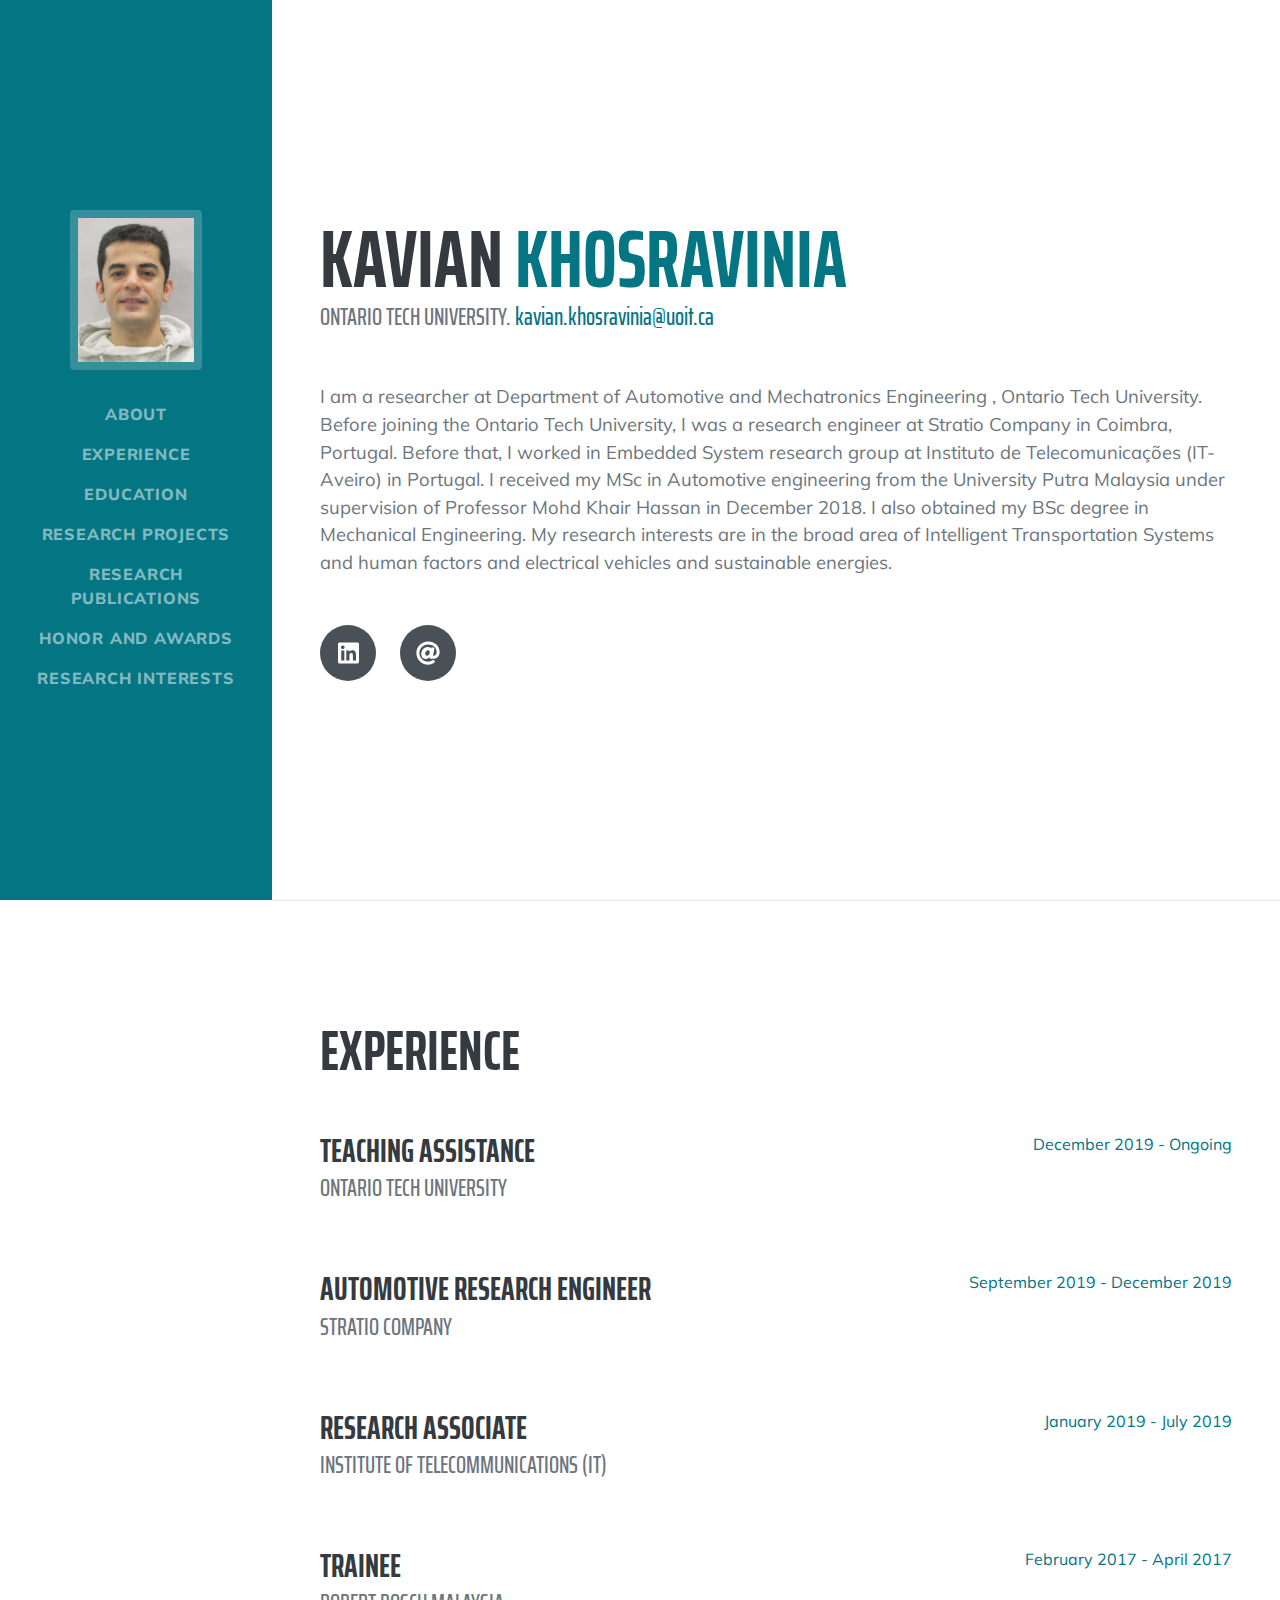
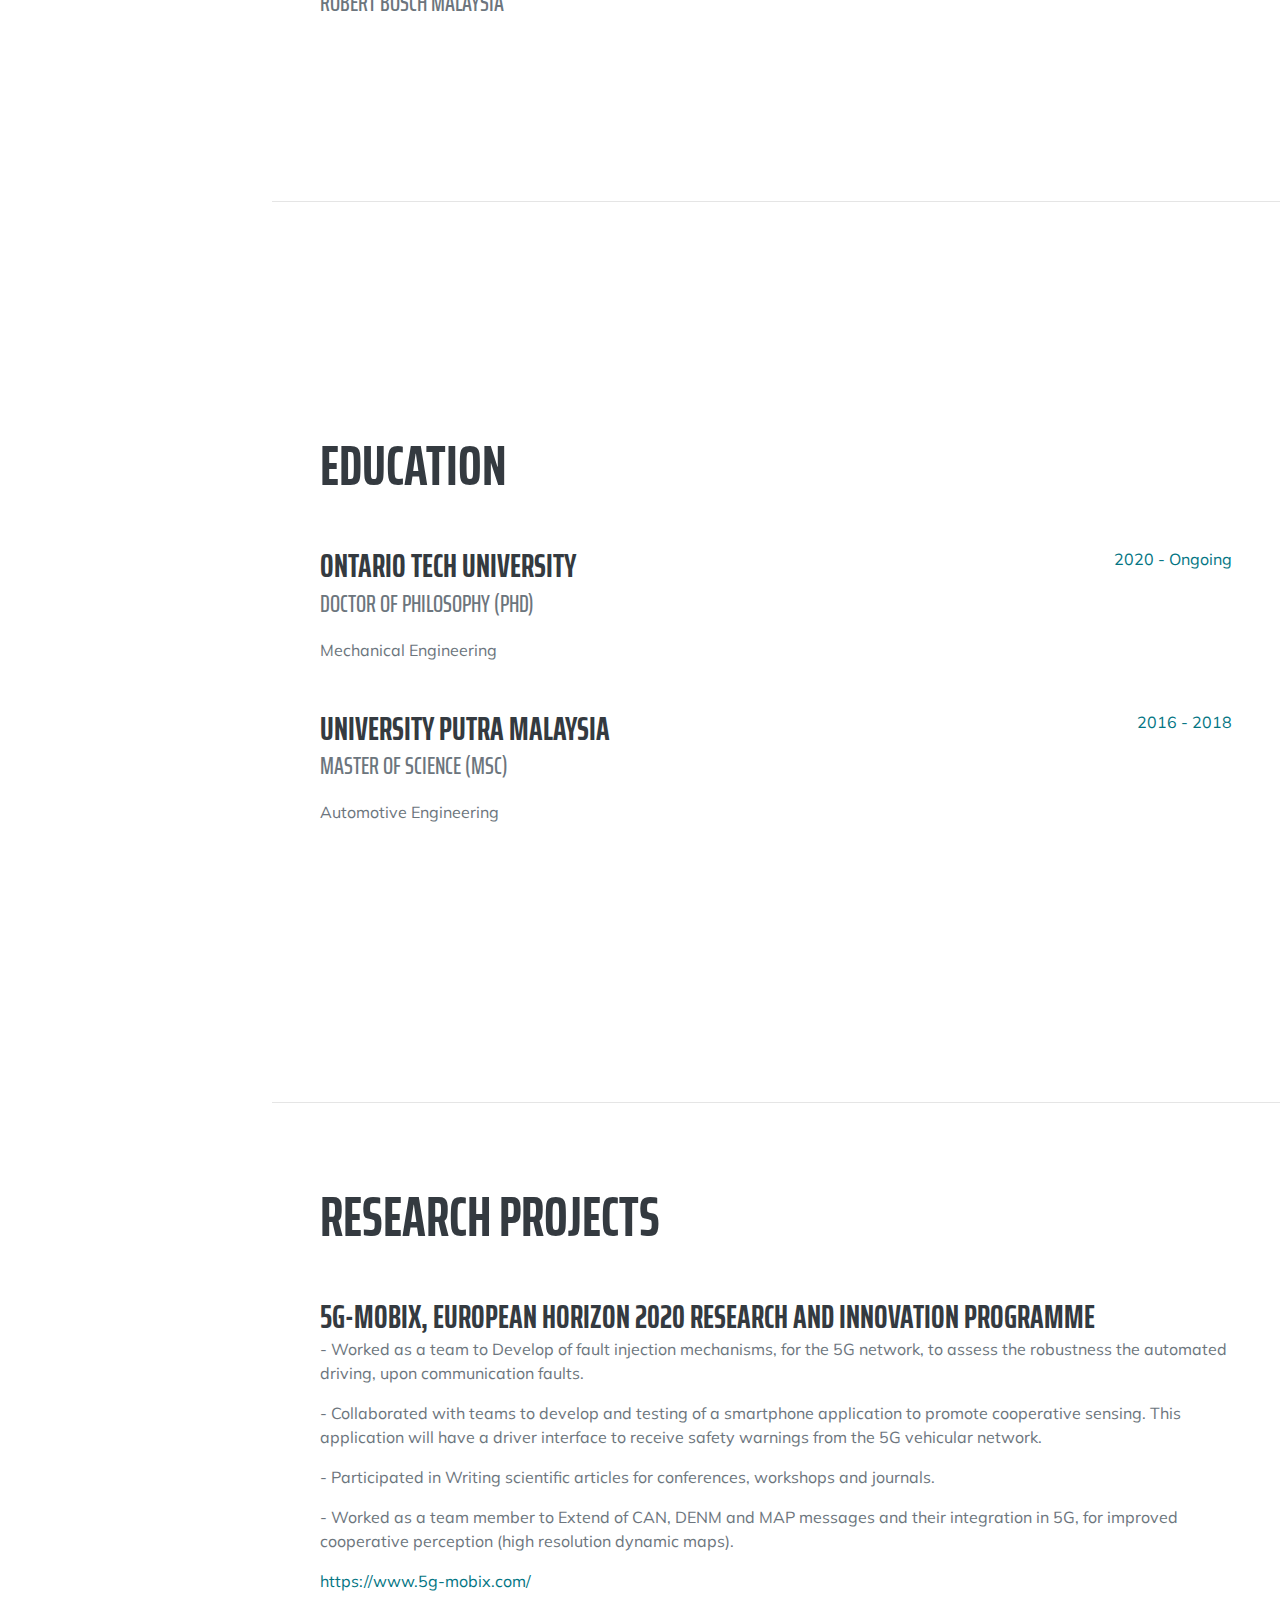
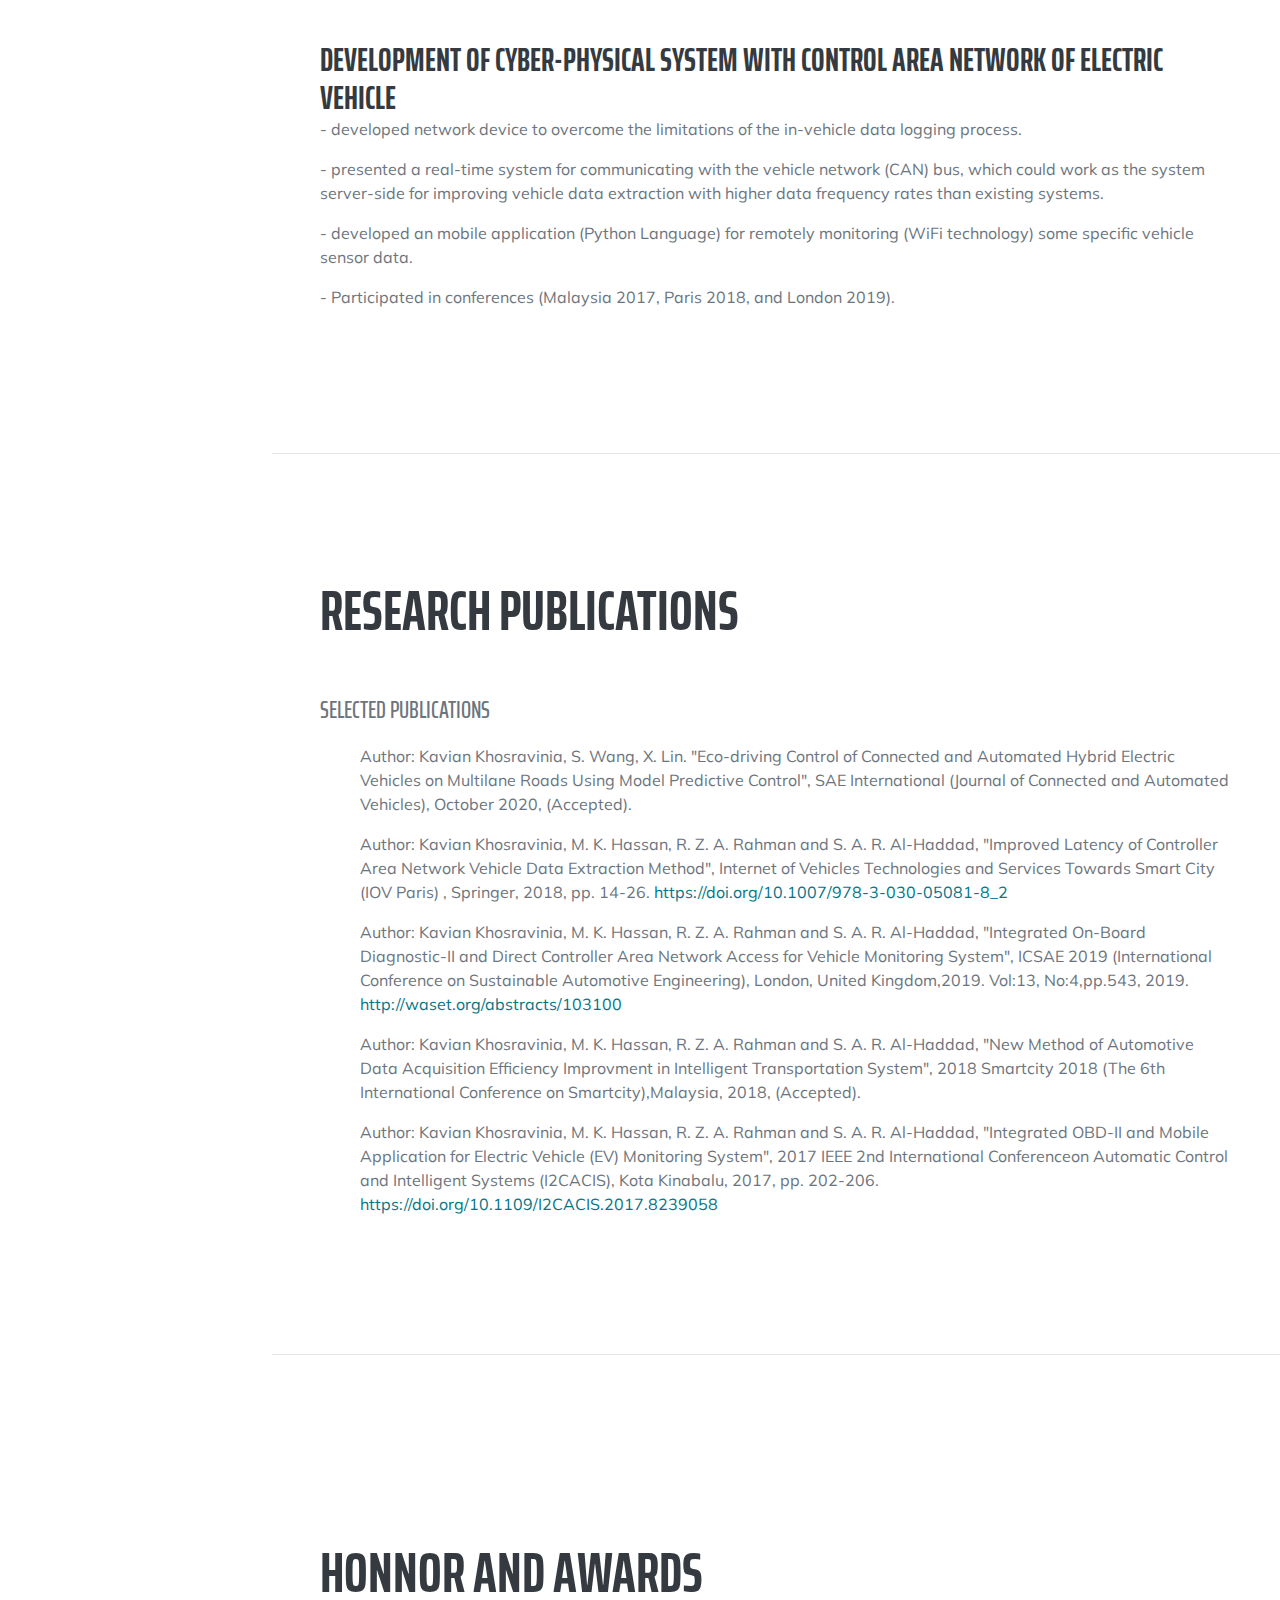
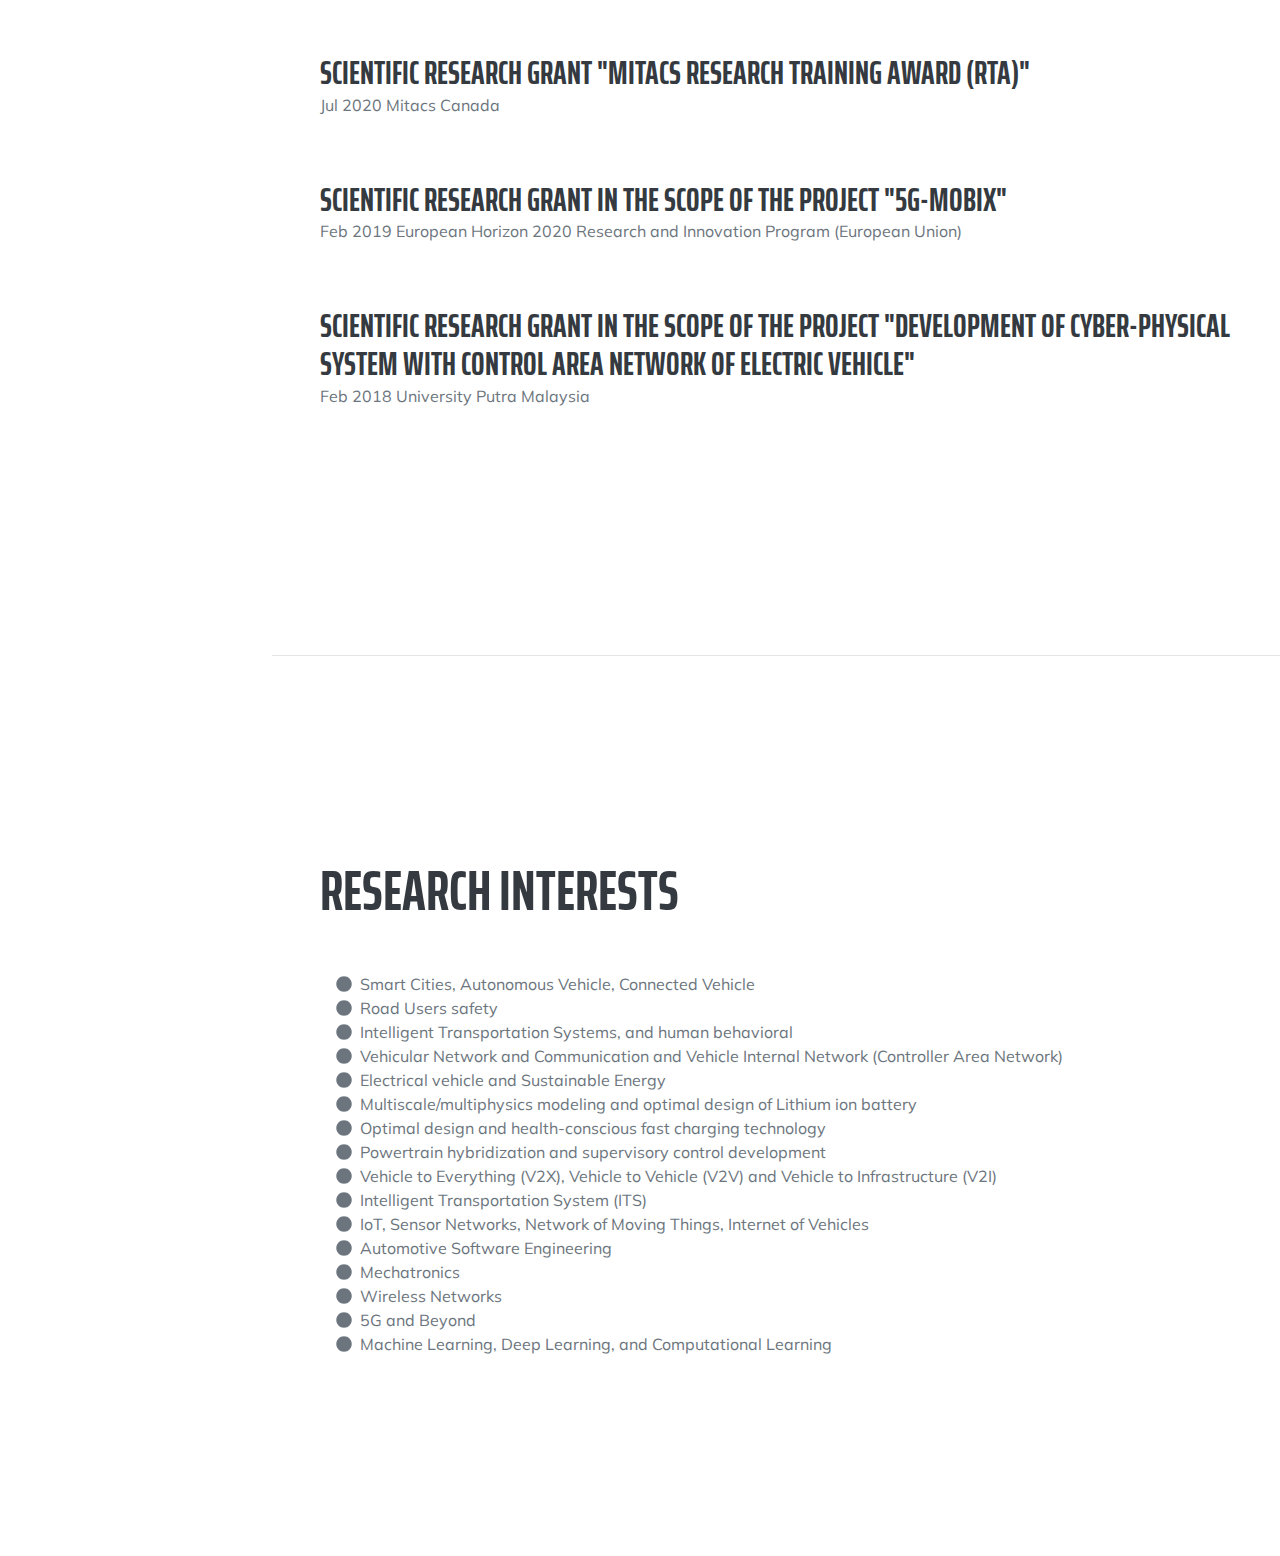
<file: index.html>
<!DOCTYPE html><html><head><meta charSet="utf-8"/><meta http-equiv="x-ua-compatible" content="ie=edge"/><meta name="viewport" content="width=device-width, initial-scale=1"/><title>Kavian Khosravinia</title><meta name="description" content="Kavian Khosravinia Website"/><meta name="google-site-verification" content="XToqWHfqrbH0b9A6BwzGIvGQWCr0aqUq2bWfU_Emvxg"/><link href="https://fonts.googleapis.com/css?family=Saira+Extra+Condensed:500,700" rel="stylesheet" type="text/css"/><link href="https://fonts.googleapis.com/css?family=Muli:400,400i,800,800i" rel="stylesheet" type="text/css"/><style data-href="/styles.5dcd4858d5b72c34679b.css">:root{--blue:#007bff;--indigo:#6610f2;--purple:#6f42c1;--pink:#e83e8c;--red:#dc3545;--orange:#bd5d38;--yellow:#ffc107;--green:#28a745;--teal:#20c997;--cyan:#17a2b8;--white:#fff;--gray:#6c757d;--gray-dark:#343a40;--primary:#bd5d38;--secondary:#6c757d;--success:#28a745;--info:#17a2b8;--warning:#ffc107;--danger:#dc3545;--light:#f8f9fa;--dark:#343a40;--breakpoint-xs:0;--breakpoint-sm:576px;--breakpoint-md:768px;--breakpoint-lg:992px;--breakpoint-xl:1200px;--font-family-sans-serif:-apple-system,BlinkMacSystemFont,"Segoe UI",Roboto,"Helvetica Neue",Arial,"Noto Sans",sans-serif,"Apple Color Emoji","Segoe UI Emoji","Segoe UI Symbol","Noto Color Emoji";--font-family-monospace:SFMono-Regular,Menlo,Monaco,Consolas,"Liberation Mono","Courier New",monospace}*,:after,:before{box-sizing:border-box}html{font-family:sans-serif;line-height:1.15;-webkit-text-size-adjust:100%;-webkit-tap-highlight-color:rgba(0,0,0,0);scroll-behavior:smooth}article,aside,figcaption,figure,footer,header,hgroup,main,nav,section{display:block}body{margin:0;font-family:Muli,-apple-system,BlinkMacSystemFont,Segoe UI,Roboto,Helvetica Neue,Arial,sans-serif,Apple Color Emoji,Segoe UI Emoji,Segoe UI Symbol,Noto Color Emoji;font-size:1rem;font-weight:400;line-height:1.5;color:#212529;text-align:left;background-color:#fff;width:100%}[tabindex="-1"]:focus:not(:focus-visible){outline:0!important}hr{box-sizing:content-box;height:0;overflow:visible}h1,h2,h3,h4,h5,h6{margin-top:0;margin-bottom:.5rem}p{margin-top:0;margin-bottom:1rem}abbr[data-original-title],abbr[title]{text-decoration:underline;-webkit-text-decoration:underline dotted;text-decoration:underline dotted;cursor:help;border-bottom:0;-webkit-text-decoration-skip-ink:none;text-decoration-skip-ink:none}address{font-style:normal;line-height:inherit}address,dl,ol,ul{margin-bottom:1rem}dl,ol,ul{margin-top:0}ol ol,ol ul,ul ol,ul ul{margin-bottom:0}dt{font-weight:700}dd{margin-bottom:.5rem;margin-left:0}blockquote{margin:0 0 1rem}b,strong{font-weight:bolder}small{font-size:80%}sub,sup{position:relative;font-size:75%;line-height:0;vertical-align:baseline}sub{bottom:-.25em}sup{top:-.5em}a{color:#037583;text-decoration:none;background-color:transparent;word-wrap:break-word}a:hover{color:#02b6ce;text-decoration:underline}a:not([href]),a:not([href]):hover{color:inherit;text-decoration:none}code,kbd,pre,samp{font-family:SFMono-Regular,Menlo,Monaco,Consolas,Liberation Mono,Courier New,monospace;font-size:1em}pre{margin-top:0;margin-bottom:1rem;overflow:auto;-ms-overflow-style:scrollbar}figure{margin:0 0 1rem}img{border-style:none}img,svg{vertical-align:middle}svg{overflow:hidden}table{border-collapse:collapse}caption{padding-top:.75rem;padding-bottom:.75rem;color:#6c757d;text-align:left;caption-side:bottom}th{text-align:inherit}label{display:inline-block;margin-bottom:.5rem}button{border-radius:0}button:focus{outline:1px dotted;outline:5px auto -webkit-focus-ring-color}button,input,optgroup,select,textarea{margin:0;font-family:inherit;font-size:inherit;line-height:inherit}button,input{overflow:visible}button,select{text-transform:none}[role=button]{cursor:pointer}select{word-wrap:normal}[type=button],[type=reset],[type=submit],button{-webkit-appearance:button}[type=button]:not(:disabled),[type=reset]:not(:disabled),[type=submit]:not(:disabled),button:not(:disabled){cursor:pointer}[type=button]::-moz-focus-inner,[type=reset]::-moz-focus-inner,[type=submit]::-moz-focus-inner,button::-moz-focus-inner{padding:0;border-style:none}input[type=checkbox],input[type=radio]{box-sizing:border-box;padding:0}textarea{overflow:auto;resize:vertical}fieldset{min-width:0;padding:0;margin:0;border:0}legend{display:block;width:100%;max-width:100%;padding:0;margin-bottom:.5rem;font-size:1.5rem;line-height:inherit;color:inherit;white-space:normal}progress{vertical-align:baseline}[type=number]::-webkit-inner-spin-button,[type=number]::-webkit-outer-spin-button{height:auto}[type=search]{outline-offset:-2px;-webkit-appearance:none}[type=search]::-webkit-search-decoration{-webkit-appearance:none}::-webkit-file-upload-button{font:inherit;-webkit-appearance:button}output{display:inline-block}summary{display:list-item;cursor:pointer}template{display:none}[hidden]{display:none!important}.h1,.h2,.h3,.h4,.h5,.h6,h1,h2,h3,h4,h5,h6{margin-bottom:.5rem;font-family:Saira Extra Condensed,-apple-system,BlinkMacSystemFont,Segoe UI,Roboto,Helvetica Neue,Arial,sans-serif,Apple Color Emoji,Segoe UI Emoji,Segoe UI Symbol,Noto Color Emoji;font-weight:700;line-height:1.2;color:#343a40}.h1,h1{font-size:5rem}.h2,h2{font-size:3.5rem}.h3,h3{font-size:2rem}.h4,h4{font-size:1.5rem}.h5,h5{font-size:1.25rem}.h6,h6{font-size:1rem}.lead{font-size:1.25rem;font-weight:300}.display-1{font-size:6rem}.display-1,.display-2{font-weight:300;line-height:1.2}.display-2{font-size:5.5rem}.display-3{font-size:4.5rem}.display-3,.display-4{font-weight:300;line-height:1.2}.display-4{font-size:3.5rem}hr{margin-top:1rem;margin-bottom:1rem;border:0;border-top:1px solid rgba(0,0,0,.1)}.small,small{font-size:80%;font-weight:400}.mark,mark{padding:.2em;background-color:#fcf8e3}.list-inline,.list-unstyled{padding-left:0;list-style:none}.list-inline-item{display:inline-block}.list-inline-item:not(:last-child){margin-right:.5rem}.initialism{font-size:90%;text-transform:uppercase}.blockquote{margin-bottom:1rem;font-size:1.25rem}.blockquote-footer{display:block;font-size:80%;color:#6c757d}.blockquote-footer:before{content:"\2014   "}.img-fluid,.img-thumbnail{max-width:100%;height:auto}.img-thumbnail{padding:.25rem;background-color:#fff;border:1px solid #dee2e6;border-radius:.25rem}.figure{display:inline-block}.figure-img{margin-bottom:.5rem;line-height:1}.figure-caption{font-size:90%;color:#6c757d}code{font-size:87.5%;color:#e83e8c;word-wrap:break-word}a>code{color:inherit}kbd{padding:.2rem .4rem;font-size:87.5%;color:#fff;background-color:#212529;border-radius:.2rem}kbd kbd{padding:0;font-size:100%;font-weight:700}pre{display:block;font-size:87.5%;color:#212529}pre code{font-size:inherit;color:inherit;word-break:normal}.pre-scrollable{max-height:340px;overflow-y:scroll}.container{width:100%;padding-right:.75rem;padding-left:.75rem;margin-right:auto;margin-left:auto}@media (min-width:576px){.container{max-width:540px}}@media (min-width:768px){.container{max-width:720px}}@media (min-width:992px){.container{max-width:960px}}@media (min-width:1200px){.container{max-width:1140px}}.container-fluid,.container-lg,.container-md,.container-sm,.container-xl{width:100%;padding-right:.75rem;padding-left:.75rem;margin-right:auto;margin-left:auto}@media (min-width:576px){.container,.container-sm{max-width:540px}}@media (min-width:768px){.container,.container-md,.container-sm{max-width:720px}}@media (min-width:992px){.container,.container-lg,.container-md,.container-sm{max-width:960px}}@media (min-width:1200px){.container,.container-lg,.container-md,.container-sm,.container-xl{max-width:1140px}}.row{display:flex;flex-wrap:wrap;margin-right:-.75rem;margin-left:-.75rem}.no-gutters{margin-right:0;margin-left:0}.no-gutters>.col,.no-gutters>[class*=col-]{padding-right:0;padding-left:0}.col,.col-1,.col-2,.col-3,.col-4,.col-5,.col-6,.col-7,.col-8,.col-9,.col-10,.col-11,.col-12,.col-auto,.col-lg,.col-lg-1,.col-lg-2,.col-lg-3,.col-lg-4,.col-lg-5,.col-lg-6,.col-lg-7,.col-lg-8,.col-lg-9,.col-lg-10,.col-lg-11,.col-lg-12,.col-lg-auto,.col-md,.col-md-1,.col-md-2,.col-md-3,.col-md-4,.col-md-5,.col-md-6,.col-md-7,.col-md-8,.col-md-9,.col-md-10,.col-md-11,.col-md-12,.col-md-auto,.col-sm,.col-sm-1,.col-sm-2,.col-sm-3,.col-sm-4,.col-sm-5,.col-sm-6,.col-sm-7,.col-sm-8,.col-sm-9,.col-sm-10,.col-sm-11,.col-sm-12,.col-sm-auto,.col-xl,.col-xl-1,.col-xl-2,.col-xl-3,.col-xl-4,.col-xl-5,.col-xl-6,.col-xl-7,.col-xl-8,.col-xl-9,.col-xl-10,.col-xl-11,.col-xl-12,.col-xl-auto{position:relative;width:100%;padding-right:.75rem;padding-left:.75rem}.col{flex-basis:0;flex-grow:1;min-width:0;max-width:100%}.row-cols-1>*{flex:0 0 100%;max-width:100%}.row-cols-2>*{flex:0 0 50%;max-width:50%}.row-cols-3>*{flex:0 0 33.3333333333%;max-width:33.3333333333%}.row-cols-4>*{flex:0 0 25%;max-width:25%}.row-cols-5>*{flex:0 0 20%;max-width:20%}.row-cols-6>*{flex:0 0 16.6666666667%;max-width:16.6666666667%}.col-auto{flex:0 0 auto;width:auto;max-width:100%}.col-1{flex:0 0 8.3333333333%;max-width:8.3333333333%}.col-2{flex:0 0 16.6666666667%;max-width:16.6666666667%}.col-3{flex:0 0 25%;max-width:25%}.col-4{flex:0 0 33.3333333333%;max-width:33.3333333333%}.col-5{flex:0 0 41.6666666667%;max-width:41.6666666667%}.col-6{flex:0 0 50%;max-width:50%}.col-7{flex:0 0 58.3333333333%;max-width:58.3333333333%}.col-8{flex:0 0 66.6666666667%;max-width:66.6666666667%}.col-9{flex:0 0 75%;max-width:75%}.col-10{flex:0 0 83.3333333333%;max-width:83.3333333333%}.col-11{flex:0 0 91.6666666667%;max-width:91.6666666667%}.col-12{flex:0 0 100%;max-width:100%}.order-first{order:-1}.order-last{order:13}.order-0{order:0}.order-1{order:1}.order-2{order:2}.order-3{order:3}.order-4{order:4}.order-5{order:5}.order-6{order:6}.order-7{order:7}.order-8{order:8}.order-9{order:9}.order-10{order:10}.order-11{order:11}.order-12{order:12}.offset-1{margin-left:8.3333333333%}.offset-2{margin-left:16.6666666667%}.offset-3{margin-left:25%}.offset-4{margin-left:33.3333333333%}.offset-5{margin-left:41.6666666667%}.offset-6{margin-left:50%}.offset-7{margin-left:58.3333333333%}.offset-8{margin-left:66.6666666667%}.offset-9{margin-left:75%}.offset-10{margin-left:83.3333333333%}.offset-11{margin-left:91.6666666667%}@media (min-width:576px){.col-sm{flex-basis:0;flex-grow:1;min-width:0;max-width:100%}.row-cols-sm-1>*{flex:0 0 100%;max-width:100%}.row-cols-sm-2>*{flex:0 0 50%;max-width:50%}.row-cols-sm-3>*{flex:0 0 33.3333333333%;max-width:33.3333333333%}.row-cols-sm-4>*{flex:0 0 25%;max-width:25%}.row-cols-sm-5>*{flex:0 0 20%;max-width:20%}.row-cols-sm-6>*{flex:0 0 16.6666666667%;max-width:16.6666666667%}.col-sm-auto{flex:0 0 auto;width:auto;max-width:100%}.col-sm-1{flex:0 0 8.3333333333%;max-width:8.3333333333%}.col-sm-2{flex:0 0 16.6666666667%;max-width:16.6666666667%}.col-sm-3{flex:0 0 25%;max-width:25%}.col-sm-4{flex:0 0 33.3333333333%;max-width:33.3333333333%}.col-sm-5{flex:0 0 41.6666666667%;max-width:41.6666666667%}.col-sm-6{flex:0 0 50%;max-width:50%}.col-sm-7{flex:0 0 58.3333333333%;max-width:58.3333333333%}.col-sm-8{flex:0 0 66.6666666667%;max-width:66.6666666667%}.col-sm-9{flex:0 0 75%;max-width:75%}.col-sm-10{flex:0 0 83.3333333333%;max-width:83.3333333333%}.col-sm-11{flex:0 0 91.6666666667%;max-width:91.6666666667%}.col-sm-12{flex:0 0 100%;max-width:100%}.order-sm-first{order:-1}.order-sm-last{order:13}.order-sm-0{order:0}.order-sm-1{order:1}.order-sm-2{order:2}.order-sm-3{order:3}.order-sm-4{order:4}.order-sm-5{order:5}.order-sm-6{order:6}.order-sm-7{order:7}.order-sm-8{order:8}.order-sm-9{order:9}.order-sm-10{order:10}.order-sm-11{order:11}.order-sm-12{order:12}.offset-sm-0{margin-left:0}.offset-sm-1{margin-left:8.3333333333%}.offset-sm-2{margin-left:16.6666666667%}.offset-sm-3{margin-left:25%}.offset-sm-4{margin-left:33.3333333333%}.offset-sm-5{margin-left:41.6666666667%}.offset-sm-6{margin-left:50%}.offset-sm-7{margin-left:58.3333333333%}.offset-sm-8{margin-left:66.6666666667%}.offset-sm-9{margin-left:75%}.offset-sm-10{margin-left:83.3333333333%}.offset-sm-11{margin-left:91.6666666667%}}@media (min-width:768px){.col-md{flex-basis:0;flex-grow:1;min-width:0;max-width:100%}.row-cols-md-1>*{flex:0 0 100%;max-width:100%}.row-cols-md-2>*{flex:0 0 50%;max-width:50%}.row-cols-md-3>*{flex:0 0 33.3333333333%;max-width:33.3333333333%}.row-cols-md-4>*{flex:0 0 25%;max-width:25%}.row-cols-md-5>*{flex:0 0 20%;max-width:20%}.row-cols-md-6>*{flex:0 0 16.6666666667%;max-width:16.6666666667%}.col-md-auto{flex:0 0 auto;width:auto;max-width:100%}.col-md-1{flex:0 0 8.3333333333%;max-width:8.3333333333%}.col-md-2{flex:0 0 16.6666666667%;max-width:16.6666666667%}.col-md-3{flex:0 0 25%;max-width:25%}.col-md-4{flex:0 0 33.3333333333%;max-width:33.3333333333%}.col-md-5{flex:0 0 41.6666666667%;max-width:41.6666666667%}.col-md-6{flex:0 0 50%;max-width:50%}.col-md-7{flex:0 0 58.3333333333%;max-width:58.3333333333%}.col-md-8{flex:0 0 66.6666666667%;max-width:66.6666666667%}.col-md-9{flex:0 0 75%;max-width:75%}.col-md-10{flex:0 0 83.3333333333%;max-width:83.3333333333%}.col-md-11{flex:0 0 91.6666666667%;max-width:91.6666666667%}.col-md-12{flex:0 0 100%;max-width:100%}.order-md-first{order:-1}.order-md-last{order:13}.order-md-0{order:0}.order-md-1{order:1}.order-md-2{order:2}.order-md-3{order:3}.order-md-4{order:4}.order-md-5{order:5}.order-md-6{order:6}.order-md-7{order:7}.order-md-8{order:8}.order-md-9{order:9}.order-md-10{order:10}.order-md-11{order:11}.order-md-12{order:12}.offset-md-0{margin-left:0}.offset-md-1{margin-left:8.3333333333%}.offset-md-2{margin-left:16.6666666667%}.offset-md-3{margin-left:25%}.offset-md-4{margin-left:33.3333333333%}.offset-md-5{margin-left:41.6666666667%}.offset-md-6{margin-left:50%}.offset-md-7{margin-left:58.3333333333%}.offset-md-8{margin-left:66.6666666667%}.offset-md-9{margin-left:75%}.offset-md-10{margin-left:83.3333333333%}.offset-md-11{margin-left:91.6666666667%}}@media (min-width:992px){.col-lg{flex-basis:0;flex-grow:1;min-width:0;max-width:100%}.row-cols-lg-1>*{flex:0 0 100%;max-width:100%}.row-cols-lg-2>*{flex:0 0 50%;max-width:50%}.row-cols-lg-3>*{flex:0 0 33.3333333333%;max-width:33.3333333333%}.row-cols-lg-4>*{flex:0 0 25%;max-width:25%}.row-cols-lg-5>*{flex:0 0 20%;max-width:20%}.row-cols-lg-6>*{flex:0 0 16.6666666667%;max-width:16.6666666667%}.col-lg-auto{flex:0 0 auto;width:auto;max-width:100%}.col-lg-1{flex:0 0 8.3333333333%;max-width:8.3333333333%}.col-lg-2{flex:0 0 16.6666666667%;max-width:16.6666666667%}.col-lg-3{flex:0 0 25%;max-width:25%}.col-lg-4{flex:0 0 33.3333333333%;max-width:33.3333333333%}.col-lg-5{flex:0 0 41.6666666667%;max-width:41.6666666667%}.col-lg-6{flex:0 0 50%;max-width:50%}.col-lg-7{flex:0 0 58.3333333333%;max-width:58.3333333333%}.col-lg-8{flex:0 0 66.6666666667%;max-width:66.6666666667%}.col-lg-9{flex:0 0 75%;max-width:75%}.col-lg-10{flex:0 0 83.3333333333%;max-width:83.3333333333%}.col-lg-11{flex:0 0 91.6666666667%;max-width:91.6666666667%}.col-lg-12{flex:0 0 100%;max-width:100%}.order-lg-first{order:-1}.order-lg-last{order:13}.order-lg-0{order:0}.order-lg-1{order:1}.order-lg-2{order:2}.order-lg-3{order:3}.order-lg-4{order:4}.order-lg-5{order:5}.order-lg-6{order:6}.order-lg-7{order:7}.order-lg-8{order:8}.order-lg-9{order:9}.order-lg-10{order:10}.order-lg-11{order:11}.order-lg-12{order:12}.offset-lg-0{margin-left:0}.offset-lg-1{margin-left:8.3333333333%}.offset-lg-2{margin-left:16.6666666667%}.offset-lg-3{margin-left:25%}.offset-lg-4{margin-left:33.3333333333%}.offset-lg-5{margin-left:41.6666666667%}.offset-lg-6{margin-left:50%}.offset-lg-7{margin-left:58.3333333333%}.offset-lg-8{margin-left:66.6666666667%}.offset-lg-9{margin-left:75%}.offset-lg-10{margin-left:83.3333333333%}.offset-lg-11{margin-left:91.6666666667%}}@media (min-width:1200px){.col-xl{flex-basis:0;flex-grow:1;min-width:0;max-width:100%}.row-cols-xl-1>*{flex:0 0 100%;max-width:100%}.row-cols-xl-2>*{flex:0 0 50%;max-width:50%}.row-cols-xl-3>*{flex:0 0 33.3333333333%;max-width:33.3333333333%}.row-cols-xl-4>*{flex:0 0 25%;max-width:25%}.row-cols-xl-5>*{flex:0 0 20%;max-width:20%}.row-cols-xl-6>*{flex:0 0 16.6666666667%;max-width:16.6666666667%}.col-xl-auto{flex:0 0 auto;width:auto;max-width:100%}.col-xl-1{flex:0 0 8.3333333333%;max-width:8.3333333333%}.col-xl-2{flex:0 0 16.6666666667%;max-width:16.6666666667%}.col-xl-3{flex:0 0 25%;max-width:25%}.col-xl-4{flex:0 0 33.3333333333%;max-width:33.3333333333%}.col-xl-5{flex:0 0 41.6666666667%;max-width:41.6666666667%}.col-xl-6{flex:0 0 50%;max-width:50%}.col-xl-7{flex:0 0 58.3333333333%;max-width:58.3333333333%}.col-xl-8{flex:0 0 66.6666666667%;max-width:66.6666666667%}.col-xl-9{flex:0 0 75%;max-width:75%}.col-xl-10{flex:0 0 83.3333333333%;max-width:83.3333333333%}.col-xl-11{flex:0 0 91.6666666667%;max-width:91.6666666667%}.col-xl-12{flex:0 0 100%;max-width:100%}.order-xl-first{order:-1}.order-xl-last{order:13}.order-xl-0{order:0}.order-xl-1{order:1}.order-xl-2{order:2}.order-xl-3{order:3}.order-xl-4{order:4}.order-xl-5{order:5}.order-xl-6{order:6}.order-xl-7{order:7}.order-xl-8{order:8}.order-xl-9{order:9}.order-xl-10{order:10}.order-xl-11{order:11}.order-xl-12{order:12}.offset-xl-0{margin-left:0}.offset-xl-1{margin-left:8.3333333333%}.offset-xl-2{margin-left:16.6666666667%}.offset-xl-3{margin-left:25%}.offset-xl-4{margin-left:33.3333333333%}.offset-xl-5{margin-left:41.6666666667%}.offset-xl-6{margin-left:50%}.offset-xl-7{margin-left:58.3333333333%}.offset-xl-8{margin-left:66.6666666667%}.offset-xl-9{margin-left:75%}.offset-xl-10{margin-left:83.3333333333%}.offset-xl-11{margin-left:91.6666666667%}}.table{width:100%;margin-bottom:1rem;color:#212529}.table td,.table th{padding:.75rem;vertical-align:top;border-top:1px solid #dee2e6}.table thead th{vertical-align:bottom;border-bottom:2px solid #dee2e6}.table tbody+tbody{border-top:2px solid #dee2e6}.table-sm td,.table-sm th{padding:.3rem}.table-bordered,.table-bordered td,.table-bordered th{border:1px solid #dee2e6}.table-bordered thead td,.table-bordered thead th{border-bottom-width:2px}.table-borderless tbody+tbody,.table-borderless td,.table-borderless th,.table-borderless thead th{border:0}.table-striped tbody tr:nth-of-type(odd){background-color:rgba(0,0,0,.05)}.table-hover tbody tr:hover{color:#212529;background-color:rgba(0,0,0,.075)}.table-primary,.table-primary>td,.table-primary>th{background-color:#edd2c7}.table-primary tbody+tbody,.table-primary td,.table-primary th,.table-primary thead th{border-color:#ddab98}.table-hover .table-primary:hover,.table-hover .table-primary:hover>td,.table-hover .table-primary:hover>th{background-color:#e7c2b4}.table-secondary,.table-secondary>td,.table-secondary>th{background-color:#d6d8db}.table-secondary tbody+tbody,.table-secondary td,.table-secondary th,.table-secondary thead th{border-color:#b3b7bb}.table-hover .table-secondary:hover,.table-hover .table-secondary:hover>td,.table-hover .table-secondary:hover>th{background-color:#c8cbcf}.table-success,.table-success>td,.table-success>th{background-color:#c3e6cb}.table-success tbody+tbody,.table-success td,.table-success th,.table-success thead th{border-color:#8fd19e}.table-hover .table-success:hover,.table-hover .table-success:hover>td,.table-hover .table-success:hover>th{background-color:#b1dfbb}.table-info,.table-info>td,.table-info>th{background-color:#bee5eb}.table-info tbody+tbody,.table-info td,.table-info th,.table-info thead th{border-color:#86cfda}.table-hover .table-info:hover,.table-hover .table-info:hover>td,.table-hover .table-info:hover>th{background-color:#abdde5}.table-warning,.table-warning>td,.table-warning>th{background-color:#ffeeba}.table-warning tbody+tbody,.table-warning td,.table-warning th,.table-warning thead th{border-color:#ffdf7e}.table-hover .table-warning:hover,.table-hover .table-warning:hover>td,.table-hover .table-warning:hover>th{background-color:#ffe8a1}.table-danger,.table-danger>td,.table-danger>th{background-color:#f5c6cb}.table-danger tbody+tbody,.table-danger td,.table-danger th,.table-danger thead th{border-color:#ed969e}.table-hover .table-danger:hover,.table-hover .table-danger:hover>td,.table-hover .table-danger:hover>th{background-color:#f1b0b7}.table-light,.table-light>td,.table-light>th{background-color:#fdfdfe}.table-light tbody+tbody,.table-light td,.table-light th,.table-light thead th{border-color:#fbfcfc}.table-hover .table-light:hover,.table-hover .table-light:hover>td,.table-hover .table-light:hover>th{background-color:#ececf6}.table-dark,.table-dark>td,.table-dark>th{background-color:#c6c8ca}.table-dark tbody+tbody,.table-dark td,.table-dark th,.table-dark thead th{border-color:#95999c}.table-hover .table-dark:hover,.table-hover .table-dark:hover>td,.table-hover .table-dark:hover>th{background-color:#b9bbbe}.table-active,.table-active>td,.table-active>th,.table-hover .table-active:hover,.table-hover .table-active:hover>td,.table-hover .table-active:hover>th{background-color:rgba(0,0,0,.075)}.table .thead-dark th{color:#fff;background-color:#343a40;border-color:#454d55}.table .thead-light th{color:#495057;background-color:#e9ecef;border-color:#dee2e6}.table-dark{color:#fff;background-color:#343a40}.table-dark td,.table-dark th,.table-dark thead th{border-color:#454d55}.table-dark.table-bordered{border:0}.table-dark.table-striped tbody tr:nth-of-type(odd){background-color:hsla(0,0%,100%,.05)}.table-dark.table-hover tbody tr:hover{color:#fff;background-color:hsla(0,0%,100%,.075)}@media (max-width:575.98px){.table-responsive-sm{display:block;width:100%;overflow-x:auto;-webkit-overflow-scrolling:touch}.table-responsive-sm>.table-bordered{border:0}}@media (max-width:767.98px){.table-responsive-md{display:block;width:100%;overflow-x:auto;-webkit-overflow-scrolling:touch}.table-responsive-md>.table-bordered{border:0}}@media (max-width:991.98px){.table-responsive-lg{display:block;width:100%;overflow-x:auto;-webkit-overflow-scrolling:touch}.table-responsive-lg>.table-bordered{border:0}}@media (max-width:1199.98px){.table-responsive-xl{display:block;width:100%;overflow-x:auto;-webkit-overflow-scrolling:touch}.table-responsive-xl>.table-bordered{border:0}}.table-responsive{display:block;width:100%;overflow-x:auto;-webkit-overflow-scrolling:touch}.table-responsive>.table-bordered{border:0}.form-control{display:block;width:100%;height:calc(1.5em + .75rem + 2px);padding:.375rem .75rem;font-size:1rem;font-weight:400;line-height:1.5;color:#495057;background-color:#fff;background-clip:padding-box;border:1px solid #ced4da;border-radius:.25rem;transition:border-color .15s ease-in-out,box-shadow .15s ease-in-out}@media (prefers-reduced-motion:reduce){.form-control{transition:none}}.form-control::-ms-expand{background-color:transparent;border:0}.form-control:-moz-focusring{color:transparent;text-shadow:0 0 0 #495057}.form-control:focus{color:#495057;background-color:#fff;border-color:#e0aa95;outline:0;box-shadow:0 0 0 .2rem rgba(189,93,56,.25)}.form-control::-webkit-input-placeholder{color:#6c757d;opacity:1}.form-control:-ms-input-placeholder{color:#6c757d;opacity:1}.form-control::-ms-input-placeholder{color:#6c757d;opacity:1}.form-control::placeholder{color:#6c757d;opacity:1}.form-control:disabled,.form-control[readonly]{background-color:#e9ecef;opacity:1}input[type=date].form-control,input[type=datetime-local].form-control,input[type=month].form-control,input[type=time].form-control{-webkit-appearance:none;-moz-appearance:none;appearance:none}select.form-control:focus::-ms-value{color:#495057;background-color:#fff}.form-control-file,.form-control-range{display:block;width:100%}.col-form-label{padding-top:calc(.375rem + 1px);padding-bottom:calc(.375rem + 1px);margin-bottom:0;font-size:inherit;line-height:1.5}.col-form-label-lg{padding-top:calc(.5rem + 1px);padding-bottom:calc(.5rem + 1px);font-size:1.25rem;line-height:1.5}.col-form-label-sm{padding-top:calc(.25rem + 1px);padding-bottom:calc(.25rem + 1px);font-size:.875rem;line-height:1.5}.form-control-plaintext{display:block;width:100%;padding:.375rem 0;margin-bottom:0;font-size:1rem;line-height:1.5;color:#212529;background-color:transparent;border:solid transparent;border-width:1px 0}.form-control-plaintext.form-control-lg,.form-control-plaintext.form-control-sm{padding-right:0;padding-left:0}.form-control-sm{height:calc(1.5em + .5rem + 2px);padding:.25rem .5rem;font-size:.875rem;line-height:1.5;border-radius:.2rem}.form-control-lg{height:calc(1.5em + 1rem + 2px);padding:.5rem 1rem;font-size:1.25rem;line-height:1.5;border-radius:.3rem}select.form-control[multiple],select.form-control[size],textarea.form-control{height:auto}.form-group{margin-bottom:1rem}.form-text{display:block;margin-top:.25rem}.form-row{display:flex;flex-wrap:wrap;margin-right:-5px;margin-left:-5px}.form-row>.col,.form-row>[class*=col-]{padding-right:5px;padding-left:5px}.form-check{position:relative;display:block;padding-left:1.25rem}.form-check-input{position:absolute;margin-top:.3rem;margin-left:-1.25rem}.form-check-input:disabled~.form-check-label,.form-check-input[disabled]~.form-check-label{color:#6c757d}.form-check-label{margin-bottom:0}.form-check-inline{display:inline-flex;align-items:center;padding-left:0;margin-right:.75rem}.form-check-inline .form-check-input{position:static;margin-top:0;margin-right:.3125rem;margin-left:0}.valid-feedback{display:none;width:100%;margin-top:.25rem;font-size:80%;color:#28a745}.valid-tooltip{position:absolute;top:100%;z-index:5;display:none;max-width:100%;padding:.25rem .5rem;margin-top:.1rem;font-size:.875rem;line-height:1.5;color:#fff;background-color:rgba(40,167,69,.9);border-radius:.25rem}.is-valid~.valid-feedback,.is-valid~.valid-tooltip,.was-validated :valid~.valid-feedback,.was-validated :valid~.valid-tooltip{display:block}.form-control.is-valid,.was-validated .form-control:valid{border-color:#28a745;padding-right:calc(1.5em + .75rem);background-image:url("data:image/svg+xml;charset=utf-8,%3Csvg xmlns='http://www.w3.org/2000/svg' width='8' height='8' viewBox='0 0 8 8'%3E%3Cpath fill='%2328a745' d='M2.3 6.73L.6 4.53c-.4-1.04.46-1.4 1.1-.8l1.1 1.4 3.4-3.8c.6-.63 1.6-.27 1.2.7l-4 4.6c-.43.5-.8.4-1.1.1z'/%3E%3C/svg%3E");background-repeat:no-repeat;background-position:right calc(.375em + .1875rem) center;background-size:calc(.75em + .375rem) calc(.75em + .375rem)}.form-control.is-valid:focus,.was-validated .form-control:valid:focus{border-color:#28a745;box-shadow:0 0 0 .2rem rgba(40,167,69,.25)}.was-validated textarea.form-control:valid,textarea.form-control.is-valid{padding-right:calc(1.5em + .75rem);background-position:top calc(.375em + .1875rem) right calc(.375em + .1875rem)}.custom-select.is-valid,.was-validated .custom-select:valid{border-color:#28a745;padding-right:calc(.75em + 2.3125rem);background:url("data:image/svg+xml;charset=utf-8,%3Csvg xmlns='http://www.w3.org/2000/svg' width='4' height='5' viewBox='0 0 4 5'%3E%3Cpath fill='%23343a40' d='M2 0L0 2h4zm0 5L0 3h4z'/%3E%3C/svg%3E") no-repeat right .75rem center/8px 10px,url("data:image/svg+xml;charset=utf-8,%3Csvg xmlns='http://www.w3.org/2000/svg' width='8' height='8' viewBox='0 0 8 8'%3E%3Cpath fill='%2328a745' d='M2.3 6.73L.6 4.53c-.4-1.04.46-1.4 1.1-.8l1.1 1.4 3.4-3.8c.6-.63 1.6-.27 1.2.7l-4 4.6c-.43.5-.8.4-1.1.1z'/%3E%3C/svg%3E") #fff no-repeat center right 1.75rem/calc(.75em + .375rem) calc(.75em + .375rem)}.custom-select.is-valid:focus,.was-validated .custom-select:valid:focus{border-color:#28a745;box-shadow:0 0 0 .2rem rgba(40,167,69,.25)}.form-check-input.is-valid~.form-check-label,.was-validated .form-check-input:valid~.form-check-label{color:#28a745}.form-check-input.is-valid~.valid-feedback,.form-check-input.is-valid~.valid-tooltip,.was-validated .form-check-input:valid~.valid-feedback,.was-validated .form-check-input:valid~.valid-tooltip{display:block}.custom-control-input.is-valid~.custom-control-label,.was-validated .custom-control-input:valid~.custom-control-label{color:#28a745}.custom-control-input.is-valid~.custom-control-label:before,.was-validated .custom-control-input:valid~.custom-control-label:before{border-color:#28a745}.custom-control-input.is-valid:checked~.custom-control-label:before,.was-validated .custom-control-input:valid:checked~.custom-control-label:before{border-color:#34ce57;background-color:#34ce57}.custom-control-input.is-valid:focus~.custom-control-label:before,.was-validated .custom-control-input:valid:focus~.custom-control-label:before{box-shadow:0 0 0 .2rem rgba(40,167,69,.25)}.custom-control-input.is-valid:focus:not(:checked)~.custom-control-label:before,.custom-file-input.is-valid~.custom-file-label,.was-validated .custom-control-input:valid:focus:not(:checked)~.custom-control-label:before,.was-validated .custom-file-input:valid~.custom-file-label{border-color:#28a745}.custom-file-input.is-valid:focus~.custom-file-label,.was-validated .custom-file-input:valid:focus~.custom-file-label{border-color:#28a745;box-shadow:0 0 0 .2rem rgba(40,167,69,.25)}.invalid-feedback{display:none;width:100%;margin-top:.25rem;font-size:80%;color:#dc3545}.invalid-tooltip{position:absolute;top:100%;z-index:5;display:none;max-width:100%;padding:.25rem .5rem;margin-top:.1rem;font-size:.875rem;line-height:1.5;color:#fff;background-color:rgba(220,53,69,.9);border-radius:.25rem}.is-invalid~.invalid-feedback,.is-invalid~.invalid-tooltip,.was-validated :invalid~.invalid-feedback,.was-validated :invalid~.invalid-tooltip{display:block}.form-control.is-invalid,.was-validated .form-control:invalid{border-color:#dc3545;padding-right:calc(1.5em + .75rem);background-image:url("data:image/svg+xml;charset=utf-8,%3Csvg xmlns='http://www.w3.org/2000/svg' width='12' height='12' fill='none' stroke='%23dc3545' viewBox='0 0 12 12'%3E%3Ccircle cx='6' cy='6' r='4.5'/%3E%3Cpath stroke-linejoin='round' d='M5.8 3.6h.4L6 6.5z'/%3E%3Ccircle cx='6' cy='8.2' r='.6' fill='%23dc3545' stroke='none'/%3E%3C/svg%3E");background-repeat:no-repeat;background-position:right calc(.375em + .1875rem) center;background-size:calc(.75em + .375rem) calc(.75em + .375rem)}.form-control.is-invalid:focus,.was-validated .form-control:invalid:focus{border-color:#dc3545;box-shadow:0 0 0 .2rem rgba(220,53,69,.25)}.was-validated textarea.form-control:invalid,textarea.form-control.is-invalid{padding-right:calc(1.5em + .75rem);background-position:top calc(.375em + .1875rem) right calc(.375em + .1875rem)}.custom-select.is-invalid,.was-validated .custom-select:invalid{border-color:#dc3545;padding-right:calc(.75em + 2.3125rem);background:url("data:image/svg+xml;charset=utf-8,%3Csvg xmlns='http://www.w3.org/2000/svg' width='4' height='5' viewBox='0 0 4 5'%3E%3Cpath fill='%23343a40' d='M2 0L0 2h4zm0 5L0 3h4z'/%3E%3C/svg%3E") no-repeat right .75rem center/8px 10px,url("data:image/svg+xml;charset=utf-8,%3Csvg xmlns='http://www.w3.org/2000/svg' width='12' height='12' fill='none' stroke='%23dc3545' viewBox='0 0 12 12'%3E%3Ccircle cx='6' cy='6' r='4.5'/%3E%3Cpath stroke-linejoin='round' d='M5.8 3.6h.4L6 6.5z'/%3E%3Ccircle cx='6' cy='8.2' r='.6' fill='%23dc3545' stroke='none'/%3E%3C/svg%3E") #fff no-repeat center right 1.75rem/calc(.75em + .375rem) calc(.75em + .375rem)}.custom-select.is-invalid:focus,.was-validated .custom-select:invalid:focus{border-color:#dc3545;box-shadow:0 0 0 .2rem rgba(220,53,69,.25)}.form-check-input.is-invalid~.form-check-label,.was-validated .form-check-input:invalid~.form-check-label{color:#dc3545}.form-check-input.is-invalid~.invalid-feedback,.form-check-input.is-invalid~.invalid-tooltip,.was-validated .form-check-input:invalid~.invalid-feedback,.was-validated .form-check-input:invalid~.invalid-tooltip{display:block}.custom-control-input.is-invalid~.custom-control-label,.was-validated .custom-control-input:invalid~.custom-control-label{color:#dc3545}.custom-control-input.is-invalid~.custom-control-label:before,.was-validated .custom-control-input:invalid~.custom-control-label:before{border-color:#dc3545}.custom-control-input.is-invalid:checked~.custom-control-label:before,.was-validated .custom-control-input:invalid:checked~.custom-control-label:before{border-color:#e4606d;background-color:#e4606d}.custom-control-input.is-invalid:focus~.custom-control-label:before,.was-validated .custom-control-input:invalid:focus~.custom-control-label:before{box-shadow:0 0 0 .2rem rgba(220,53,69,.25)}.custom-control-input.is-invalid:focus:not(:checked)~.custom-control-label:before,.custom-file-input.is-invalid~.custom-file-label,.was-validated .custom-control-input:invalid:focus:not(:checked)~.custom-control-label:before,.was-validated .custom-file-input:invalid~.custom-file-label{border-color:#dc3545}.custom-file-input.is-invalid:focus~.custom-file-label,.was-validated .custom-file-input:invalid:focus~.custom-file-label{border-color:#dc3545;box-shadow:0 0 0 .2rem rgba(220,53,69,.25)}.form-inline{display:flex;flex-flow:row wrap;align-items:center}.form-inline .form-check{width:100%}@media (min-width:576px){.form-inline label{justify-content:center}.form-inline .form-group,.form-inline label{display:flex;align-items:center;margin-bottom:0}.form-inline .form-group{flex:0 0 auto;flex-flow:row wrap}.form-inline .form-control{display:inline-block;width:auto;vertical-align:middle}.form-inline .form-control-plaintext{display:inline-block}.form-inline .custom-select,.form-inline .input-group{width:auto}.form-inline .form-check{display:flex;align-items:center;justify-content:center;width:auto;padding-left:0}.form-inline .form-check-input{position:relative;flex-shrink:0;margin-top:0;margin-right:.25rem;margin-left:0}.form-inline .custom-control{align-items:center;justify-content:center}.form-inline .custom-control-label{margin-bottom:0}}.btn{display:inline-block;font-weight:400;color:#212529;text-align:center;vertical-align:middle;-webkit-user-select:none;-ms-user-select:none;user-select:none;background-color:transparent;border:1px solid transparent;padding:.375rem .75rem;font-size:1rem;line-height:1.5;border-radius:.25rem;transition:color .15s ease-in-out,background-color .15s ease-in-out,border-color .15s ease-in-out,box-shadow .15s ease-in-out}@media (prefers-reduced-motion:reduce){.btn{transition:none}}.btn:hover{color:#212529;text-decoration:none}.btn.focus,.btn:focus{outline:0;box-shadow:0 0 0 .2rem rgba(189,93,56,.25)}.btn.disabled,.btn:disabled{opacity:.65}.btn:not(:disabled):not(.disabled){cursor:pointer}a.btn.disabled,fieldset:disabled a.btn{pointer-events:none}.btn-primary{color:#fff;background-color:#bd5d38;border-color:#bd5d38}.btn-primary.focus,.btn-primary:focus,.btn-primary:hover{color:#fff;background-color:#9f4e2f;border-color:#964a2c}.btn-primary.focus,.btn-primary:focus{box-shadow:0 0 0 .2rem rgba(199,117,86,.5)}.btn-primary.disabled,.btn-primary:disabled{color:#fff;background-color:#bd5d38;border-color:#bd5d38}.btn-primary:not(:disabled):not(.disabled).active,.btn-primary:not(:disabled):not(.disabled):active,.show>.btn-primary.dropdown-toggle{color:#fff;background-color:#964a2c;border-color:#8c4529}.btn-primary:not(:disabled):not(.disabled).active:focus,.btn-primary:not(:disabled):not(.disabled):active:focus,.show>.btn-primary.dropdown-toggle:focus{box-shadow:0 0 0 .2rem rgba(199,117,86,.5)}.btn-secondary{color:#fff;background-color:#6c757d;border-color:#6c757d}.btn-secondary.focus,.btn-secondary:focus,.btn-secondary:hover{color:#fff;background-color:#5a6268;border-color:#545b62}.btn-secondary.focus,.btn-secondary:focus{box-shadow:0 0 0 .2rem rgba(130,138,145,.5)}.btn-secondary.disabled,.btn-secondary:disabled{color:#fff;background-color:#6c757d;border-color:#6c757d}.btn-secondary:not(:disabled):not(.disabled).active,.btn-secondary:not(:disabled):not(.disabled):active,.show>.btn-secondary.dropdown-toggle{color:#fff;background-color:#545b62;border-color:#4e555b}.btn-secondary:not(:disabled):not(.disabled).active:focus,.btn-secondary:not(:disabled):not(.disabled):active:focus,.show>.btn-secondary.dropdown-toggle:focus{box-shadow:0 0 0 .2rem rgba(130,138,145,.5)}.btn-success{color:#fff;background-color:#28a745;border-color:#28a745}.btn-success.focus,.btn-success:focus,.btn-success:hover{color:#fff;background-color:#218838;border-color:#1e7e34}.btn-success.focus,.btn-success:focus{box-shadow:0 0 0 .2rem rgba(72,180,97,.5)}.btn-success.disabled,.btn-success:disabled{color:#fff;background-color:#28a745;border-color:#28a745}.btn-success:not(:disabled):not(.disabled).active,.btn-success:not(:disabled):not(.disabled):active,.show>.btn-success.dropdown-toggle{color:#fff;background-color:#1e7e34;border-color:#1c7430}.btn-success:not(:disabled):not(.disabled).active:focus,.btn-success:not(:disabled):not(.disabled):active:focus,.show>.btn-success.dropdown-toggle:focus{box-shadow:0 0 0 .2rem rgba(72,180,97,.5)}.btn-info{color:#fff;background-color:#17a2b8;border-color:#17a2b8}.btn-info.focus,.btn-info:focus,.btn-info:hover{color:#fff;background-color:#138496;border-color:#117a8b}.btn-info.focus,.btn-info:focus{box-shadow:0 0 0 .2rem rgba(58,176,195,.5)}.btn-info.disabled,.btn-info:disabled{color:#fff;background-color:#17a2b8;border-color:#17a2b8}.btn-info:not(:disabled):not(.disabled).active,.btn-info:not(:disabled):not(.disabled):active,.show>.btn-info.dropdown-toggle{color:#fff;background-color:#117a8b;border-color:#10707f}.btn-info:not(:disabled):not(.disabled).active:focus,.btn-info:not(:disabled):not(.disabled):active:focus,.show>.btn-info.dropdown-toggle:focus{box-shadow:0 0 0 .2rem rgba(58,176,195,.5)}.btn-warning{color:#fff;background-color:#ffc107;border-color:#ffc107}.btn-warning.focus,.btn-warning:focus,.btn-warning:hover{color:#fff;background-color:#e0a800;border-color:#d39e00}.btn-warning.focus,.btn-warning:focus{box-shadow:0 0 0 .2rem rgba(255,202,44,.5)}.btn-warning.disabled,.btn-warning:disabled{color:#fff;background-color:#ffc107;border-color:#ffc107}.btn-warning:not(:disabled):not(.disabled).active,.btn-warning:not(:disabled):not(.disabled):active,.show>.btn-warning.dropdown-toggle{color:#fff;background-color:#d39e00;border-color:#c69500}.btn-warning:not(:disabled):not(.disabled).active:focus,.btn-warning:not(:disabled):not(.disabled):active:focus,.show>.btn-warning.dropdown-toggle:focus{box-shadow:0 0 0 .2rem rgba(255,202,44,.5)}.btn-danger{color:#fff;background-color:#dc3545;border-color:#dc3545}.btn-danger.focus,.btn-danger:focus,.btn-danger:hover{color:#fff;background-color:#c82333;border-color:#bd2130}.btn-danger.focus,.btn-danger:focus{box-shadow:0 0 0 .2rem rgba(225,83,97,.5)}.btn-danger.disabled,.btn-danger:disabled{color:#fff;background-color:#dc3545;border-color:#dc3545}.btn-danger:not(:disabled):not(.disabled).active,.btn-danger:not(:disabled):not(.disabled):active,.show>.btn-danger.dropdown-toggle{color:#fff;background-color:#bd2130;border-color:#b21f2d}.btn-danger:not(:disabled):not(.disabled).active:focus,.btn-danger:not(:disabled):not(.disabled):active:focus,.show>.btn-danger.dropdown-toggle:focus{box-shadow:0 0 0 .2rem rgba(225,83,97,.5)}.btn-light{color:#212529;background-color:#f8f9fa;border-color:#f8f9fa}.btn-light.focus,.btn-light:focus,.btn-light:hover{color:#212529;background-color:#e2e6ea;border-color:#dae0e5}.btn-light.focus,.btn-light:focus{box-shadow:0 0 0 .2rem rgba(216,217,219,.5)}.btn-light.disabled,.btn-light:disabled{color:#212529;background-color:#f8f9fa;border-color:#f8f9fa}.btn-light:not(:disabled):not(.disabled).active,.btn-light:not(:disabled):not(.disabled):active,.show>.btn-light.dropdown-toggle{color:#212529;background-color:#dae0e5;border-color:#d3d9df}.btn-light:not(:disabled):not(.disabled).active:focus,.btn-light:not(:disabled):not(.disabled):active:focus,.show>.btn-light.dropdown-toggle:focus{box-shadow:0 0 0 .2rem rgba(216,217,219,.5)}.btn-dark{color:#fff;background-color:#343a40;border-color:#343a40}.btn-dark.focus,.btn-dark:focus,.btn-dark:hover{color:#fff;background-color:#23272b;border-color:#1d2124}.btn-dark.focus,.btn-dark:focus{box-shadow:0 0 0 .2rem rgba(82,88,93,.5)}.btn-dark.disabled,.btn-dark:disabled{color:#fff;background-color:#343a40;border-color:#343a40}.btn-dark:not(:disabled):not(.disabled).active,.btn-dark:not(:disabled):not(.disabled):active,.show>.btn-dark.dropdown-toggle{color:#fff;background-color:#1d2124;border-color:#171a1d}.btn-dark:not(:disabled):not(.disabled).active:focus,.btn-dark:not(:disabled):not(.disabled):active:focus,.show>.btn-dark.dropdown-toggle:focus{box-shadow:0 0 0 .2rem rgba(82,88,93,.5)}.btn-outline-primary{color:#bd5d38;border-color:#bd5d38}.btn-outline-primary:hover{color:#fff;background-color:#bd5d38;border-color:#bd5d38}.btn-outline-primary.focus,.btn-outline-primary:focus{box-shadow:0 0 0 .2rem rgba(189,93,56,.5)}.btn-outline-primary.disabled,.btn-outline-primary:disabled{color:#bd5d38;background-color:transparent}.btn-outline-primary:not(:disabled):not(.disabled).active,.btn-outline-primary:not(:disabled):not(.disabled):active,.show>.btn-outline-primary.dropdown-toggle{color:#fff;background-color:#bd5d38;border-color:#bd5d38}.btn-outline-primary:not(:disabled):not(.disabled).active:focus,.btn-outline-primary:not(:disabled):not(.disabled):active:focus,.show>.btn-outline-primary.dropdown-toggle:focus{box-shadow:0 0 0 .2rem rgba(189,93,56,.5)}.btn-outline-secondary{color:#6c757d;border-color:#6c757d}.btn-outline-secondary:hover{color:#fff;background-color:#6c757d;border-color:#6c757d}.btn-outline-secondary.focus,.btn-outline-secondary:focus{box-shadow:0 0 0 .2rem rgba(108,117,125,.5)}.btn-outline-secondary.disabled,.btn-outline-secondary:disabled{color:#6c757d;background-color:transparent}.btn-outline-secondary:not(:disabled):not(.disabled).active,.btn-outline-secondary:not(:disabled):not(.disabled):active,.show>.btn-outline-secondary.dropdown-toggle{color:#fff;background-color:#6c757d;border-color:#6c757d}.btn-outline-secondary:not(:disabled):not(.disabled).active:focus,.btn-outline-secondary:not(:disabled):not(.disabled):active:focus,.show>.btn-outline-secondary.dropdown-toggle:focus{box-shadow:0 0 0 .2rem rgba(108,117,125,.5)}.btn-outline-success{color:#28a745;border-color:#28a745}.btn-outline-success:hover{color:#fff;background-color:#28a745;border-color:#28a745}.btn-outline-success.focus,.btn-outline-success:focus{box-shadow:0 0 0 .2rem rgba(40,167,69,.5)}.btn-outline-success.disabled,.btn-outline-success:disabled{color:#28a745;background-color:transparent}.btn-outline-success:not(:disabled):not(.disabled).active,.btn-outline-success:not(:disabled):not(.disabled):active,.show>.btn-outline-success.dropdown-toggle{color:#fff;background-color:#28a745;border-color:#28a745}.btn-outline-success:not(:disabled):not(.disabled).active:focus,.btn-outline-success:not(:disabled):not(.disabled):active:focus,.show>.btn-outline-success.dropdown-toggle:focus{box-shadow:0 0 0 .2rem rgba(40,167,69,.5)}.btn-outline-info{color:#17a2b8;border-color:#17a2b8}.btn-outline-info:hover{color:#fff;background-color:#17a2b8;border-color:#17a2b8}.btn-outline-info.focus,.btn-outline-info:focus{box-shadow:0 0 0 .2rem rgba(23,162,184,.5)}.btn-outline-info.disabled,.btn-outline-info:disabled{color:#17a2b8;background-color:transparent}.btn-outline-info:not(:disabled):not(.disabled).active,.btn-outline-info:not(:disabled):not(.disabled):active,.show>.btn-outline-info.dropdown-toggle{color:#fff;background-color:#17a2b8;border-color:#17a2b8}.btn-outline-info:not(:disabled):not(.disabled).active:focus,.btn-outline-info:not(:disabled):not(.disabled):active:focus,.show>.btn-outline-info.dropdown-toggle:focus{box-shadow:0 0 0 .2rem rgba(23,162,184,.5)}.btn-outline-warning{color:#ffc107;border-color:#ffc107}.btn-outline-warning:hover{color:#fff;background-color:#ffc107;border-color:#ffc107}.btn-outline-warning.focus,.btn-outline-warning:focus{box-shadow:0 0 0 .2rem rgba(255,193,7,.5)}.btn-outline-warning.disabled,.btn-outline-warning:disabled{color:#ffc107;background-color:transparent}.btn-outline-warning:not(:disabled):not(.disabled).active,.btn-outline-warning:not(:disabled):not(.disabled):active,.show>.btn-outline-warning.dropdown-toggle{color:#fff;background-color:#ffc107;border-color:#ffc107}.btn-outline-warning:not(:disabled):not(.disabled).active:focus,.btn-outline-warning:not(:disabled):not(.disabled):active:focus,.show>.btn-outline-warning.dropdown-toggle:focus{box-shadow:0 0 0 .2rem rgba(255,193,7,.5)}.btn-outline-danger{color:#dc3545;border-color:#dc3545}.btn-outline-danger:hover{color:#fff;background-color:#dc3545;border-color:#dc3545}.btn-outline-danger.focus,.btn-outline-danger:focus{box-shadow:0 0 0 .2rem rgba(220,53,69,.5)}.btn-outline-danger.disabled,.btn-outline-danger:disabled{color:#dc3545;background-color:transparent}.btn-outline-danger:not(:disabled):not(.disabled).active,.btn-outline-danger:not(:disabled):not(.disabled):active,.show>.btn-outline-danger.dropdown-toggle{color:#fff;background-color:#dc3545;border-color:#dc3545}.btn-outline-danger:not(:disabled):not(.disabled).active:focus,.btn-outline-danger:not(:disabled):not(.disabled):active:focus,.show>.btn-outline-danger.dropdown-toggle:focus{box-shadow:0 0 0 .2rem rgba(220,53,69,.5)}.btn-outline-light{color:#f8f9fa;border-color:#f8f9fa}.btn-outline-light:hover{color:#212529;background-color:#f8f9fa;border-color:#f8f9fa}.btn-outline-light.focus,.btn-outline-light:focus{box-shadow:0 0 0 .2rem rgba(248,249,250,.5)}.btn-outline-light.disabled,.btn-outline-light:disabled{color:#f8f9fa;background-color:transparent}.btn-outline-light:not(:disabled):not(.disabled).active,.btn-outline-light:not(:disabled):not(.disabled):active,.show>.btn-outline-light.dropdown-toggle{color:#212529;background-color:#f8f9fa;border-color:#f8f9fa}.btn-outline-light:not(:disabled):not(.disabled).active:focus,.btn-outline-light:not(:disabled):not(.disabled):active:focus,.show>.btn-outline-light.dropdown-toggle:focus{box-shadow:0 0 0 .2rem rgba(248,249,250,.5)}.btn-outline-dark{color:#343a40;border-color:#343a40}.btn-outline-dark:hover{color:#fff;background-color:#343a40;border-color:#343a40}.btn-outline-dark.focus,.btn-outline-dark:focus{box-shadow:0 0 0 .2rem rgba(52,58,64,.5)}.btn-outline-dark.disabled,.btn-outline-dark:disabled{color:#343a40;background-color:transparent}.btn-outline-dark:not(:disabled):not(.disabled).active,.btn-outline-dark:not(:disabled):not(.disabled):active,.show>.btn-outline-dark.dropdown-toggle{color:#fff;background-color:#343a40;border-color:#343a40}.btn-outline-dark:not(:disabled):not(.disabled).active:focus,.btn-outline-dark:not(:disabled):not(.disabled):active:focus,.show>.btn-outline-dark.dropdown-toggle:focus{box-shadow:0 0 0 .2rem rgba(52,58,64,.5)}.btn-link{font-weight:400;color:#bd5d38;text-decoration:none}.btn-link:hover{color:#824027}.btn-link.focus,.btn-link:focus,.btn-link:hover{text-decoration:underline}.btn-link.disabled,.btn-link:disabled{color:#6c757d;pointer-events:none}.btn-group-lg>.btn,.btn-lg{padding:.5rem 1rem;font-size:1.25rem;line-height:1.5;border-radius:.3rem}.btn-group-sm>.btn,.btn-sm{padding:.25rem .5rem;font-size:.875rem;line-height:1.5;border-radius:.2rem}.btn-block{display:block;width:100%}.btn-block+.btn-block{margin-top:.5rem}input[type=button].btn-block,input[type=reset].btn-block,input[type=submit].btn-block{width:100%}.fade{transition:opacity .15s linear}@media (prefers-reduced-motion:reduce){.fade{transition:none}}.fade:not(.show){opacity:0}.collapse:not(.show){display:none}.collapsing{position:relative;height:0;overflow:hidden;transition:height .35s ease}@media (prefers-reduced-motion:reduce){.collapsing{transition:none}}.dropdown,.dropleft,.dropright,.dropup{position:relative}.dropdown-toggle{white-space:nowrap}.dropdown-toggle:after{display:inline-block;margin-left:.255em;vertical-align:.255em;content:"";border-top:.3em solid;border-right:.3em solid transparent;border-bottom:0;border-left:.3em solid transparent}.dropdown-toggle:empty:after{margin-left:0}.dropdown-menu{position:absolute;top:100%;left:0;z-index:1000;display:none;float:left;min-width:10rem;padding:.5rem 0;margin:.125rem 0 0;font-size:1rem;color:#212529;text-align:left;list-style:none;background-color:#fff;background-clip:padding-box;border:1px solid rgba(0,0,0,.15);border-radius:.25rem}.dropdown-menu-left{right:auto;left:0}.dropdown-menu-right{right:0;left:auto}@media (min-width:576px){.dropdown-menu-sm-left{right:auto;left:0}.dropdown-menu-sm-right{right:0;left:auto}}@media (min-width:768px){.dropdown-menu-md-left{right:auto;left:0}.dropdown-menu-md-right{right:0;left:auto}}@media (min-width:992px){.dropdown-menu-lg-left{right:auto;left:0}.dropdown-menu-lg-right{right:0;left:auto}}@media (min-width:1200px){.dropdown-menu-xl-left{right:auto;left:0}.dropdown-menu-xl-right{right:0;left:auto}}.dropup .dropdown-menu{top:auto;bottom:100%;margin-top:0;margin-bottom:.125rem}.dropup .dropdown-toggle:after{display:inline-block;margin-left:.255em;vertical-align:.255em;content:"";border-top:0;border-right:.3em solid transparent;border-bottom:.3em solid;border-left:.3em solid transparent}.dropup .dropdown-toggle:empty:after{margin-left:0}.dropright .dropdown-menu{top:0;right:auto;left:100%;margin-top:0;margin-left:.125rem}.dropright .dropdown-toggle:after{display:inline-block;margin-left:.255em;vertical-align:.255em;content:"";border-top:.3em solid transparent;border-right:0;border-bottom:.3em solid transparent;border-left:.3em solid}.dropright .dropdown-toggle:empty:after{margin-left:0}.dropright .dropdown-toggle:after{vertical-align:0}.dropleft .dropdown-menu{top:0;right:100%;left:auto;margin-top:0;margin-right:.125rem}.dropleft .dropdown-toggle:after{display:inline-block;margin-left:.255em;vertical-align:.255em;content:"";display:none}.dropleft .dropdown-toggle:before{display:inline-block;margin-right:.255em;vertical-align:.255em;content:"";border-top:.3em solid transparent;border-right:.3em solid;border-bottom:.3em solid transparent}.dropleft .dropdown-toggle:empty:after{margin-left:0}.dropleft .dropdown-toggle:before{vertical-align:0}.dropdown-menu[x-placement^=bottom],.dropdown-menu[x-placement^=left],.dropdown-menu[x-placement^=right],.dropdown-menu[x-placement^=top]{right:auto;bottom:auto}.dropdown-divider{height:0;margin:.5rem 0;overflow:hidden;border-top:1px solid #e9ecef}.dropdown-item{display:block;width:100%;padding:.25rem 1.5rem;clear:both;font-weight:400;color:#212529;text-align:inherit;white-space:nowrap;background-color:transparent;border:0}.dropdown-item:focus,.dropdown-item:hover{color:#16181b;text-decoration:none;background-color:#f8f9fa}.dropdown-item.active,.dropdown-item:active{color:#fff;text-decoration:none;background-color:#bd5d38}.dropdown-item.disabled,.dropdown-item:disabled{color:#6c757d;pointer-events:none;background-color:transparent}.dropdown-menu.show{display:block}.dropdown-header{display:block;padding:.5rem 1.5rem;margin-bottom:0;font-size:.875rem;color:#6c757d;white-space:nowrap}.dropdown-item-text{display:block;padding:.25rem 1.5rem;color:#212529}.btn-group,.btn-group-vertical{position:relative;display:inline-flex;vertical-align:middle}.btn-group-vertical>.btn,.btn-group>.btn{position:relative;flex:1 1 auto}.btn-group-vertical>.btn.active,.btn-group-vertical>.btn:active,.btn-group-vertical>.btn:focus,.btn-group-vertical>.btn:hover,.btn-group>.btn.active,.btn-group>.btn:active,.btn-group>.btn:focus,.btn-group>.btn:hover{z-index:1}.btn-toolbar{display:flex;flex-wrap:wrap;justify-content:flex-start}.btn-toolbar .input-group{width:auto}.btn-group>.btn-group:not(:first-child),.btn-group>.btn:not(:first-child){margin-left:-1px}.btn-group>.btn-group:not(:last-child)>.btn,.btn-group>.btn:not(:last-child):not(.dropdown-toggle){border-top-right-radius:0;border-bottom-right-radius:0}.btn-group>.btn-group:not(:first-child)>.btn,.btn-group>.btn:not(:first-child){border-top-left-radius:0;border-bottom-left-radius:0}.dropdown-toggle-split{padding-right:.5625rem;padding-left:.5625rem}.dropdown-toggle-split:after,.dropright .dropdown-toggle-split:after,.dropup .dropdown-toggle-split:after{margin-left:0}.dropleft .dropdown-toggle-split:before{margin-right:0}.btn-group-sm>.btn+.dropdown-toggle-split,.btn-sm+.dropdown-toggle-split{padding-right:.375rem;padding-left:.375rem}.btn-group-lg>.btn+.dropdown-toggle-split,.btn-lg+.dropdown-toggle-split{padding-right:.75rem;padding-left:.75rem}.btn-group-vertical{flex-direction:column;align-items:flex-start;justify-content:center}.btn-group-vertical>.btn,.btn-group-vertical>.btn-group{width:100%}.btn-group-vertical>.btn-group:not(:first-child),.btn-group-vertical>.btn:not(:first-child){margin-top:-1px}.btn-group-vertical>.btn-group:not(:last-child)>.btn,.btn-group-vertical>.btn:not(:last-child):not(.dropdown-toggle){border-bottom-right-radius:0;border-bottom-left-radius:0}.btn-group-vertical>.btn-group:not(:first-child)>.btn,.btn-group-vertical>.btn:not(:first-child){border-top-left-radius:0;border-top-right-radius:0}.btn-group-toggle>.btn,.btn-group-toggle>.btn-group>.btn{margin-bottom:0}.btn-group-toggle>.btn-group>.btn input[type=checkbox],.btn-group-toggle>.btn-group>.btn input[type=radio],.btn-group-toggle>.btn input[type=checkbox],.btn-group-toggle>.btn input[type=radio]{position:absolute;clip:rect(0,0,0,0);pointer-events:none}.input-group{position:relative;display:flex;flex-wrap:wrap;align-items:stretch;width:100%}.input-group>.custom-file,.input-group>.custom-select,.input-group>.form-control,.input-group>.form-control-plaintext{position:relative;flex:1 1 auto;width:1%;min-width:0;margin-bottom:0}.input-group>.custom-file+.custom-file,.input-group>.custom-file+.custom-select,.input-group>.custom-file+.form-control,.input-group>.custom-select+.custom-file,.input-group>.custom-select+.custom-select,.input-group>.custom-select+.form-control,.input-group>.form-control+.custom-file,.input-group>.form-control+.custom-select,.input-group>.form-control+.form-control,.input-group>.form-control-plaintext+.custom-file,.input-group>.form-control-plaintext+.custom-select,.input-group>.form-control-plaintext+.form-control{margin-left:-1px}.input-group>.custom-file .custom-file-input:focus~.custom-file-label,.input-group>.custom-select:focus,.input-group>.form-control:focus{z-index:3}.input-group>.custom-file .custom-file-input:focus{z-index:4}.input-group>.custom-select:not(:last-child),.input-group>.form-control:not(:last-child){border-top-right-radius:0;border-bottom-right-radius:0}.input-group>.custom-select:not(:first-child),.input-group>.form-control:not(:first-child){border-top-left-radius:0;border-bottom-left-radius:0}.input-group>.custom-file{display:flex;align-items:center}.input-group>.custom-file:not(:last-child) .custom-file-label,.input-group>.custom-file:not(:last-child) .custom-file-label:after{border-top-right-radius:0;border-bottom-right-radius:0}.input-group>.custom-file:not(:first-child) .custom-file-label{border-top-left-radius:0;border-bottom-left-radius:0}.input-group-append,.input-group-prepend{display:flex}.input-group-append .btn,.input-group-prepend .btn{position:relative;z-index:2}.input-group-append .btn:focus,.input-group-prepend .btn:focus{z-index:3}.input-group-append .btn+.btn,.input-group-append .btn+.input-group-text,.input-group-append .input-group-text+.btn,.input-group-append .input-group-text+.input-group-text,.input-group-prepend .btn+.btn,.input-group-prepend .btn+.input-group-text,.input-group-prepend .input-group-text+.btn,.input-group-prepend .input-group-text+.input-group-text{margin-left:-1px}.input-group-prepend{margin-right:-1px}.input-group-append{margin-left:-1px}.input-group-text{display:flex;align-items:center;padding:.375rem .75rem;margin-bottom:0;font-size:1rem;font-weight:400;line-height:1.5;color:#495057;text-align:center;white-space:nowrap;background-color:#e9ecef;border:1px solid #ced4da;border-radius:.25rem}.input-group-text input[type=checkbox],.input-group-text input[type=radio]{margin-top:0}.input-group-lg>.custom-select,.input-group-lg>.form-control:not(textarea){height:calc(1.5em + 1rem + 2px)}.input-group-lg>.custom-select,.input-group-lg>.form-control,.input-group-lg>.input-group-append>.btn,.input-group-lg>.input-group-append>.input-group-text,.input-group-lg>.input-group-prepend>.btn,.input-group-lg>.input-group-prepend>.input-group-text{padding:.5rem 1rem;font-size:1.25rem;line-height:1.5;border-radius:.3rem}.input-group-sm>.custom-select,.input-group-sm>.form-control:not(textarea){height:calc(1.5em + .5rem + 2px)}.input-group-sm>.custom-select,.input-group-sm>.form-control,.input-group-sm>.input-group-append>.btn,.input-group-sm>.input-group-append>.input-group-text,.input-group-sm>.input-group-prepend>.btn,.input-group-sm>.input-group-prepend>.input-group-text{padding:.25rem .5rem;font-size:.875rem;line-height:1.5;border-radius:.2rem}.input-group-lg>.custom-select,.input-group-sm>.custom-select{padding-right:1.75rem}.input-group>.input-group-append:last-child>.btn:not(:last-child):not(.dropdown-toggle),.input-group>.input-group-append:last-child>.input-group-text:not(:last-child),.input-group>.input-group-append:not(:last-child)>.btn,.input-group>.input-group-append:not(:last-child)>.input-group-text,.input-group>.input-group-prepend>.btn,.input-group>.input-group-prepend>.input-group-text{border-top-right-radius:0;border-bottom-right-radius:0}.input-group>.input-group-append>.btn,.input-group>.input-group-append>.input-group-text,.input-group>.input-group-prepend:first-child>.btn:not(:first-child),.input-group>.input-group-prepend:first-child>.input-group-text:not(:first-child),.input-group>.input-group-prepend:not(:first-child)>.btn,.input-group>.input-group-prepend:not(:first-child)>.input-group-text{border-top-left-radius:0;border-bottom-left-radius:0}.custom-control{position:relative;display:block;min-height:1.5rem;padding-left:1.5rem}.custom-control-inline{display:inline-flex;margin-right:1rem}.custom-control-input{position:absolute;left:0;z-index:-1;width:1rem;height:1.25rem;opacity:0}.custom-control-input:checked~.custom-control-label:before{color:#fff;border-color:#bd5d38;background-color:#bd5d38}.custom-control-input:focus~.custom-control-label:before{box-shadow:0 0 0 .2rem rgba(189,93,56,.25)}.custom-control-input:focus:not(:checked)~.custom-control-label:before{border-color:#e0aa95}.custom-control-input:not(:disabled):active~.custom-control-label:before{color:#fff;background-color:#ebc9bc;border-color:#ebc9bc}.custom-control-input:disabled~.custom-control-label,.custom-control-input[disabled]~.custom-control-label{color:#6c757d}.custom-control-input:disabled~.custom-control-label:before,.custom-control-input[disabled]~.custom-control-label:before{background-color:#e9ecef}.custom-control-label{position:relative;margin-bottom:0;vertical-align:top}.custom-control-label:before{pointer-events:none;background-color:#fff;border:1px solid #adb5bd}.custom-control-label:after,.custom-control-label:before{position:absolute;top:.25rem;left:-1.5rem;display:block;width:1rem;height:1rem;content:""}.custom-control-label:after{background:no-repeat 50%/50% 50%}.custom-checkbox .custom-control-label:before{border-radius:.25rem}.custom-checkbox .custom-control-input:checked~.custom-control-label:after{background-image:url("data:image/svg+xml;charset=utf-8,%3Csvg xmlns='http://www.w3.org/2000/svg' width='8' height='8' viewBox='0 0 8 8'%3E%3Cpath fill='%23fff' d='M6.564.75l-3.59 3.612-1.538-1.55L0 4.26l2.974 2.99L8 2.193z'/%3E%3C/svg%3E")}.custom-checkbox .custom-control-input:indeterminate~.custom-control-label:before{border-color:#bd5d38;background-color:#bd5d38}.custom-checkbox .custom-control-input:indeterminate~.custom-control-label:after{background-image:url("data:image/svg+xml;charset=utf-8,%3Csvg xmlns='http://www.w3.org/2000/svg' width='4' height='4' viewBox='0 0 4 4'%3E%3Cpath stroke='%23fff' d='M0 2h4'/%3E%3C/svg%3E")}.custom-checkbox .custom-control-input:disabled:checked~.custom-control-label:before{background-color:rgba(189,93,56,.5)}.custom-checkbox .custom-control-input:disabled:indeterminate~.custom-control-label:before{background-color:rgba(189,93,56,.5)}.custom-radio .custom-control-label:before{border-radius:50%}.custom-radio .custom-control-input:checked~.custom-control-label:after{background-image:url("data:image/svg+xml;charset=utf-8,%3Csvg xmlns='http://www.w3.org/2000/svg' width='12' height='12' viewBox='-4 -4 8 8'%3E%3Ccircle r='3' fill='%23fff'/%3E%3C/svg%3E")}.custom-radio .custom-control-input:disabled:checked~.custom-control-label:before{background-color:rgba(189,93,56,.5)}.custom-switch{padding-left:2.25rem}.custom-switch .custom-control-label:before{left:-2.25rem;width:1.75rem;pointer-events:all;border-radius:.5rem}.custom-switch .custom-control-label:after{top:calc(.25rem + 2px);left:calc(-2.25rem + 2px);width:calc(1rem - 4px);height:calc(1rem - 4px);background-color:#adb5bd;border-radius:.5rem;transition:transform .15s ease-in-out,background-color .15s ease-in-out,border-color .15s ease-in-out,box-shadow .15s ease-in-out}@media (prefers-reduced-motion:reduce){.custom-switch .custom-control-label:after{transition:none}}.custom-switch .custom-control-input:checked~.custom-control-label:after{background-color:#fff;transform:translateX(.75rem)}.custom-switch .custom-control-input:disabled:checked~.custom-control-label:before{background-color:rgba(189,93,56,.5)}.custom-select{display:inline-block;width:100%;height:calc(1.5em + .75rem + 2px);padding:.375rem 1.75rem .375rem .75rem;font-size:1rem;font-weight:400;line-height:1.5;color:#495057;vertical-align:middle;background:#fff url("data:image/svg+xml;charset=utf-8,%3Csvg xmlns='http://www.w3.org/2000/svg' width='4' height='5' viewBox='0 0 4 5'%3E%3Cpath fill='%23343a40' d='M2 0L0 2h4zm0 5L0 3h4z'/%3E%3C/svg%3E") no-repeat right .75rem center/8px 10px;border:1px solid #ced4da;border-radius:.25rem;-webkit-appearance:none;-moz-appearance:none;appearance:none}.custom-select:focus{border-color:#e0aa95;outline:0;box-shadow:0 0 0 .2rem rgba(189,93,56,.25)}.custom-select:focus::-ms-value{color:#495057;background-color:#fff}.custom-select[multiple],.custom-select[size]:not([size="1"]){height:auto;padding-right:.75rem;background-image:none}.custom-select:disabled{color:#6c757d;background-color:#e9ecef}.custom-select::-ms-expand{display:none}.custom-select:-moz-focusring{color:transparent;text-shadow:0 0 0 #495057}.custom-select-sm{height:calc(1.5em + .5rem + 2px);padding-top:.25rem;padding-bottom:.25rem;padding-left:.5rem;font-size:.875rem}.custom-select-lg{height:calc(1.5em + 1rem + 2px);padding-top:.5rem;padding-bottom:.5rem;padding-left:1rem;font-size:1.25rem}.custom-file{display:inline-block;margin-bottom:0}.custom-file,.custom-file-input{position:relative;width:100%;height:calc(1.5em + .75rem + 2px)}.custom-file-input{z-index:2;margin:0;opacity:0}.custom-file-input:focus~.custom-file-label{border-color:#e0aa95;box-shadow:0 0 0 .2rem rgba(189,93,56,.25)}.custom-file-input:disabled~.custom-file-label,.custom-file-input[disabled]~.custom-file-label{background-color:#e9ecef}.custom-file-input:lang(en)~.custom-file-label:after{content:"Browse"}.custom-file-input~.custom-file-label[data-browse]:after{content:attr(data-browse)}.custom-file-label{left:0;z-index:1;height:calc(1.5em + .75rem + 2px);font-weight:400;background-color:#fff;border:1px solid #ced4da;border-radius:.25rem}.custom-file-label,.custom-file-label:after{position:absolute;top:0;right:0;padding:.375rem .75rem;line-height:1.5;color:#495057}.custom-file-label:after{bottom:0;z-index:3;display:block;height:calc(1.5em + .75rem);content:"Browse";background-color:#e9ecef;border-left:inherit;border-radius:0 .25rem .25rem 0}.custom-range{width:100%;height:1.4rem;padding:0;background-color:transparent;-webkit-appearance:none;-moz-appearance:none;appearance:none}.custom-range:focus{outline:none}.custom-range:focus::-webkit-slider-thumb{box-shadow:0 0 0 1px #fff,0 0 0 .2rem rgba(189,93,56,.25)}.custom-range:focus::-moz-range-thumb{box-shadow:0 0 0 1px #fff,0 0 0 .2rem rgba(189,93,56,.25)}.custom-range:focus::-ms-thumb{box-shadow:0 0 0 1px #fff,0 0 0 .2rem rgba(189,93,56,.25)}.custom-range::-moz-focus-outer{border:0}.custom-range::-webkit-slider-thumb{width:1rem;height:1rem;margin-top:-.25rem;background-color:#bd5d38;border:0;border-radius:1rem;-webkit-transition:background-color .15s ease-in-out,border-color .15s ease-in-out,box-shadow .15s ease-in-out;transition:background-color .15s ease-in-out,border-color .15s ease-in-out,box-shadow .15s ease-in-out;-webkit-appearance:none;appearance:none}@media (prefers-reduced-motion:reduce){.custom-range::-webkit-slider-thumb{-webkit-transition:none;transition:none}}.custom-range::-webkit-slider-thumb:active{background-color:#ebc9bc}.custom-range::-webkit-slider-runnable-track{width:100%;height:.5rem;color:transparent;cursor:pointer;background-color:#dee2e6;border-color:transparent;border-radius:1rem}.custom-range::-moz-range-thumb{width:1rem;height:1rem;background-color:#bd5d38;border:0;border-radius:1rem;-moz-transition:background-color .15s ease-in-out,border-color .15s ease-in-out,box-shadow .15s ease-in-out;transition:background-color .15s ease-in-out,border-color .15s ease-in-out,box-shadow .15s ease-in-out;-moz-appearance:none;appearance:none}@media (prefers-reduced-motion:reduce){.custom-range::-moz-range-thumb{-moz-transition:none;transition:none}}.custom-range::-moz-range-thumb:active{background-color:#ebc9bc}.custom-range::-moz-range-track{width:100%;height:.5rem;color:transparent;cursor:pointer;background-color:#dee2e6;border-color:transparent;border-radius:1rem}.custom-range::-ms-thumb{width:1rem;height:1rem;margin-top:0;margin-right:.2rem;margin-left:.2rem;background-color:#bd5d38;border:0;border-radius:1rem;-ms-transition:background-color .15s ease-in-out,border-color .15s ease-in-out,box-shadow .15s ease-in-out;transition:background-color .15s ease-in-out,border-color .15s ease-in-out,box-shadow .15s ease-in-out;appearance:none}@media (prefers-reduced-motion:reduce){.custom-range::-ms-thumb{-ms-transition:none;transition:none}}.custom-range::-ms-thumb:active{background-color:#ebc9bc}.custom-range::-ms-track{width:100%;height:.5rem;color:transparent;cursor:pointer;background-color:transparent;border-color:transparent;border-width:.5rem}.custom-range::-ms-fill-lower,.custom-range::-ms-fill-upper{background-color:#dee2e6;border-radius:1rem}.custom-range::-ms-fill-upper{margin-right:15px}.custom-range:disabled::-webkit-slider-thumb{background-color:#adb5bd}.custom-range:disabled::-webkit-slider-runnable-track{cursor:default}.custom-range:disabled::-moz-range-thumb{background-color:#adb5bd}.custom-range:disabled::-moz-range-track{cursor:default}.custom-range:disabled::-ms-thumb{background-color:#adb5bd}.custom-control-label:before,.custom-file-label,.custom-select{transition:background-color .15s ease-in-out,border-color .15s ease-in-out,box-shadow .15s ease-in-out}@media (prefers-reduced-motion:reduce){.custom-control-label:before,.custom-file-label,.custom-select{transition:none}}.nav{display:flex;flex-wrap:wrap;padding-left:0;margin-bottom:0;list-style:none}.nav-link{display:block;padding:.5rem 1rem}.nav-link:focus,.nav-link:hover{text-decoration:none}.nav-link.disabled{color:#6c757d;pointer-events:none;cursor:default}.nav-tabs{border-bottom:1px solid #dee2e6}.nav-tabs .nav-item{margin-bottom:-1px}.nav-tabs .nav-link{border:1px solid transparent;border-top-left-radius:.25rem;border-top-right-radius:.25rem}.nav-tabs .nav-link:focus,.nav-tabs .nav-link:hover{border-color:#e9ecef #e9ecef #dee2e6}.nav-tabs .nav-link.disabled{color:#6c757d;background-color:transparent;border-color:transparent}.nav-tabs .nav-item.show .nav-link,.nav-tabs .nav-link.active{color:#495057;background-color:#fff;border-color:#dee2e6 #dee2e6 #fff}.nav-tabs .dropdown-menu{margin-top:-1px;border-top-left-radius:0;border-top-right-radius:0}.nav-pills .nav-link{border-radius:.25rem}.nav-pills .nav-link.active,.nav-pills .show>.nav-link{color:#fff;background-color:#bd5d38}.nav-fill .nav-item{flex:1 1 auto;text-align:center}.nav-justified .nav-item{flex-basis:0;flex-grow:1;text-align:center}.tab-content>.tab-pane{display:none}.tab-content>.active{display:block}.navbar{position:relative;padding:.5rem 1rem}.navbar,.navbar .container,.navbar .container-fluid,.navbar .container-lg,.navbar .container-md,.navbar .container-sm,.navbar .container-xl{display:flex;flex-wrap:wrap;align-items:center;justify-content:space-between}.navbar-brand{display:inline-block;padding-top:.3125rem;padding-bottom:.3125rem;margin-right:1rem;font-size:1.25rem;line-height:inherit;white-space:nowrap}.navbar-brand:focus,.navbar-brand:hover{text-decoration:none}.navbar-nav{display:flex;flex-direction:column;padding-left:0;margin-bottom:0;list-style:none}.navbar-nav .nav-link{padding-right:0;padding-left:0}.navbar-nav .dropdown-menu{position:static;float:none}.navbar-text{display:inline-block;padding-top:.5rem;padding-bottom:.5rem}.navbar-collapse{flex-basis:100%;flex-grow:1;align-items:center}.navbar-toggler{padding:.25rem .75rem;font-size:1.25rem;line-height:1;background-color:transparent;border:1px solid transparent;border-radius:.25rem}.navbar-toggler:focus,.navbar-toggler:hover{text-decoration:none}.navbar-toggler-icon{display:inline-block;width:1.5em;height:1.5em;vertical-align:middle;content:"";background:no-repeat 50%;background-size:100% 100%}@media (max-width:575.98px){.navbar-expand-sm>.container,.navbar-expand-sm>.container-fluid,.navbar-expand-sm>.container-lg,.navbar-expand-sm>.container-md,.navbar-expand-sm>.container-sm,.navbar-expand-sm>.container-xl{padding-right:0;padding-left:0}}@media (min-width:576px){.navbar-expand-sm{flex-flow:row nowrap;justify-content:flex-start}.navbar-expand-sm .navbar-nav{flex-direction:row}.navbar-expand-sm .navbar-nav .dropdown-menu{position:absolute}.navbar-expand-sm .navbar-nav .nav-link{padding-right:.5rem;padding-left:.5rem}.navbar-expand-sm>.container,.navbar-expand-sm>.container-fluid,.navbar-expand-sm>.container-lg,.navbar-expand-sm>.container-md,.navbar-expand-sm>.container-sm,.navbar-expand-sm>.container-xl{flex-wrap:nowrap}.navbar-expand-sm .navbar-collapse{display:flex!important;flex-basis:auto}.navbar-expand-sm .navbar-toggler{display:none}}@media (max-width:767.98px){.navbar-expand-md>.container,.navbar-expand-md>.container-fluid,.navbar-expand-md>.container-lg,.navbar-expand-md>.container-md,.navbar-expand-md>.container-sm,.navbar-expand-md>.container-xl{padding-right:0;padding-left:0}}@media (min-width:768px){.navbar-expand-md{flex-flow:row nowrap;justify-content:flex-start}.navbar-expand-md .navbar-nav{flex-direction:row}.navbar-expand-md .navbar-nav .dropdown-menu{position:absolute}.navbar-expand-md .navbar-nav .nav-link{padding-right:.5rem;padding-left:.5rem}.navbar-expand-md>.container,.navbar-expand-md>.container-fluid,.navbar-expand-md>.container-lg,.navbar-expand-md>.container-md,.navbar-expand-md>.container-sm,.navbar-expand-md>.container-xl{flex-wrap:nowrap}.navbar-expand-md .navbar-collapse{display:flex!important;flex-basis:auto}.navbar-expand-md .navbar-toggler{display:none}}@media (max-width:991.98px){.navbar-expand-lg>.container,.navbar-expand-lg>.container-fluid,.navbar-expand-lg>.container-lg,.navbar-expand-lg>.container-md,.navbar-expand-lg>.container-sm,.navbar-expand-lg>.container-xl{padding-right:0;padding-left:0}}@media (min-width:992px){.navbar-expand-lg{flex-flow:row nowrap;justify-content:flex-start}.navbar-expand-lg .navbar-nav{flex-direction:row}.navbar-expand-lg .navbar-nav .dropdown-menu{position:absolute}.navbar-expand-lg .navbar-nav .nav-link{padding-right:.5rem;padding-left:.5rem}.navbar-expand-lg>.container,.navbar-expand-lg>.container-fluid,.navbar-expand-lg>.container-lg,.navbar-expand-lg>.container-md,.navbar-expand-lg>.container-sm,.navbar-expand-lg>.container-xl{flex-wrap:nowrap}.navbar-expand-lg .navbar-collapse{display:flex!important;flex-basis:auto}.navbar-expand-lg .navbar-toggler{display:none}}@media (max-width:1199.98px){.navbar-expand-xl>.container,.navbar-expand-xl>.container-fluid,.navbar-expand-xl>.container-lg,.navbar-expand-xl>.container-md,.navbar-expand-xl>.container-sm,.navbar-expand-xl>.container-xl{padding-right:0;padding-left:0}}@media (min-width:1200px){.navbar-expand-xl{flex-flow:row nowrap;justify-content:flex-start}.navbar-expand-xl .navbar-nav{flex-direction:row}.navbar-expand-xl .navbar-nav .dropdown-menu{position:absolute}.navbar-expand-xl .navbar-nav .nav-link{padding-right:.5rem;padding-left:.5rem}.navbar-expand-xl>.container,.navbar-expand-xl>.container-fluid,.navbar-expand-xl>.container-lg,.navbar-expand-xl>.container-md,.navbar-expand-xl>.container-sm,.navbar-expand-xl>.container-xl{flex-wrap:nowrap}.navbar-expand-xl .navbar-collapse{display:flex!important;flex-basis:auto}.navbar-expand-xl .navbar-toggler{display:none}}.navbar-expand{flex-flow:row nowrap;justify-content:flex-start}.navbar-expand>.container,.navbar-expand>.container-fluid,.navbar-expand>.container-lg,.navbar-expand>.container-md,.navbar-expand>.container-sm,.navbar-expand>.container-xl{padding-right:0;padding-left:0}.navbar-expand .navbar-nav{flex-direction:row}.navbar-expand .navbar-nav .dropdown-menu{position:absolute}.navbar-expand .navbar-nav .nav-link{padding-right:.5rem;padding-left:.5rem}.navbar-expand>.container,.navbar-expand>.container-fluid,.navbar-expand>.container-lg,.navbar-expand>.container-md,.navbar-expand>.container-sm,.navbar-expand>.container-xl{flex-wrap:nowrap}.navbar-expand .navbar-collapse{display:flex!important;flex-basis:auto}.navbar-expand .navbar-toggler{display:none}.navbar-light .navbar-brand,.navbar-light .navbar-brand:focus,.navbar-light .navbar-brand:hover{color:rgba(0,0,0,.9)}.navbar-light .navbar-nav .nav-link{color:rgba(0,0,0,.5)}.navbar-light .navbar-nav .nav-link:focus,.navbar-light .navbar-nav .nav-link:hover{color:rgba(0,0,0,.7)}.navbar-light .navbar-nav .nav-link.disabled{color:rgba(0,0,0,.3)}.navbar-light .navbar-nav .active>.nav-link,.navbar-light .navbar-nav .nav-link.active,.navbar-light .navbar-nav .nav-link.show,.navbar-light .navbar-nav .show>.nav-link{color:rgba(0,0,0,.9)}.navbar-light .navbar-toggler{color:rgba(0,0,0,.5);border-color:rgba(0,0,0,.1)}.navbar-light .navbar-toggler-icon{background-image:url("data:image/svg+xml;charset=utf-8,%3Csvg xmlns='http://www.w3.org/2000/svg' width='30' height='30' viewBox='0 0 30 30'%3E%3Cpath stroke='rgba(0, 0, 0, 0.5)' stroke-linecap='round' stroke-miterlimit='10' stroke-width='2' d='M4 7h22M4 15h22M4 23h22'/%3E%3C/svg%3E")}.navbar-light .navbar-text{color:rgba(0,0,0,.5)}.navbar-light .navbar-text a,.navbar-light .navbar-text a:focus,.navbar-light .navbar-text a:hover{color:rgba(0,0,0,.9)}.navbar-dark .navbar-brand,.navbar-dark .navbar-brand:focus,.navbar-dark .navbar-brand:hover{color:#fff}.navbar-dark .navbar-nav .nav-link{color:hsla(0,0%,100%,.5)}.navbar-dark .navbar-nav .nav-link:focus,.navbar-dark .navbar-nav .nav-link:hover{color:hsla(0,0%,100%,.75)}.navbar-dark .navbar-nav .nav-link.disabled{color:hsla(0,0%,100%,.25)}.navbar-dark .navbar-nav .active>.nav-link,.navbar-dark .navbar-nav .nav-link.active,.navbar-dark .navbar-nav .nav-link.show,.navbar-dark .navbar-nav .show>.nav-link{color:#fff}.navbar-dark .navbar-toggler{color:hsla(0,0%,100%,.5);border-color:hsla(0,0%,100%,.1)}.navbar-dark .navbar-toggler-icon{background-image:url("data:image/svg+xml;charset=utf-8,%3Csvg xmlns='http://www.w3.org/2000/svg' width='30' height='30' viewBox='0 0 30 30'%3E%3Cpath stroke='rgba(255, 255, 255, 0.5)' stroke-linecap='round' stroke-miterlimit='10' stroke-width='2' d='M4 7h22M4 15h22M4 23h22'/%3E%3C/svg%3E")}.navbar-dark .navbar-text{color:hsla(0,0%,100%,.5)}.navbar-dark .navbar-text a,.navbar-dark .navbar-text a:focus,.navbar-dark .navbar-text a:hover{color:#fff}.card{position:relative;display:flex;flex-direction:column;min-width:0;word-wrap:break-word;background-color:#fff;background-clip:border-box;border:1px solid rgba(0,0,0,.125);border-radius:.25rem}.card>hr{margin-right:0;margin-left:0}.card>.list-group{border-top:inherit;border-bottom:inherit}.card>.list-group:first-child{border-top-width:0;border-top-left-radius:calc(.25rem - 1px);border-top-right-radius:calc(.25rem - 1px)}.card>.list-group:last-child{border-bottom-width:0;border-bottom-right-radius:calc(.25rem - 1px);border-bottom-left-radius:calc(.25rem - 1px)}.card-body{flex:1 1 auto;min-height:1px;padding:1.25rem}.card-title{margin-bottom:.75rem}.card-subtitle{margin-top:-.375rem}.card-subtitle,.card-text:last-child{margin-bottom:0}.card-link:hover{text-decoration:none}.card-link+.card-link{margin-left:1.25rem}.card-header{padding:.75rem 1.25rem;margin-bottom:0;background-color:rgba(0,0,0,.03);border-bottom:1px solid rgba(0,0,0,.125)}.card-header:first-child{border-radius:calc(.25rem - 1px) calc(.25rem - 1px) 0 0}.card-header+.list-group .list-group-item:first-child{border-top:0}.card-footer{padding:.75rem 1.25rem;background-color:rgba(0,0,0,.03);border-top:1px solid rgba(0,0,0,.125)}.card-footer:last-child{border-radius:0 0 calc(.25rem - 1px) calc(.25rem - 1px)}.card-header-tabs{margin-bottom:-.75rem;border-bottom:0}.card-header-pills,.card-header-tabs{margin-right:-.625rem;margin-left:-.625rem}.card-img-overlay{position:absolute;top:0;right:0;bottom:0;left:0;padding:1.25rem}.card-img,.card-img-bottom,.card-img-top{flex-shrink:0;width:100%}.card-img,.card-img-top{border-top-left-radius:calc(.25rem - 1px);border-top-right-radius:calc(.25rem - 1px)}.card-img,.card-img-bottom{border-bottom-right-radius:calc(.25rem - 1px);border-bottom-left-radius:calc(.25rem - 1px)}.card-deck .card{margin-bottom:.75rem}@media (min-width:576px){.card-deck{display:flex;flex-flow:row wrap;margin-right:-.75rem;margin-left:-.75rem}.card-deck .card{flex:1 0;margin-right:.75rem;margin-bottom:0;margin-left:.75rem}}.card-group>.card{margin-bottom:.75rem}@media (min-width:576px){.card-group{display:flex;flex-flow:row wrap}.card-group>.card{flex:1 0;margin-bottom:0}.card-group>.card+.card{margin-left:0;border-left:0}.card-group>.card:not(:last-child){border-top-right-radius:0;border-bottom-right-radius:0}.card-group>.card:not(:last-child) .card-header,.card-group>.card:not(:last-child) .card-img-top{border-top-right-radius:0}.card-group>.card:not(:last-child) .card-footer,.card-group>.card:not(:last-child) .card-img-bottom{border-bottom-right-radius:0}.card-group>.card:not(:first-child){border-top-left-radius:0;border-bottom-left-radius:0}.card-group>.card:not(:first-child) .card-header,.card-group>.card:not(:first-child) .card-img-top{border-top-left-radius:0}.card-group>.card:not(:first-child) .card-footer,.card-group>.card:not(:first-child) .card-img-bottom{border-bottom-left-radius:0}}.card-columns .card{margin-bottom:.75rem}@media (min-width:576px){.card-columns{-webkit-column-count:3;column-count:3;-webkit-column-gap:1.25rem;column-gap:1.25rem;orphans:1;widows:1}.card-columns .card{display:inline-block;width:100%}}.accordion>.card{overflow:hidden}.accordion>.card:not(:last-of-type){border-bottom:0;border-bottom-right-radius:0;border-bottom-left-radius:0}.accordion>.card:not(:first-of-type){border-top-left-radius:0;border-top-right-radius:0}.accordion>.card>.card-header{border-radius:0;margin-bottom:-1px}.breadcrumb{flex-wrap:wrap;padding:.75rem 1rem;margin-bottom:1rem;list-style:none;background-color:#e9ecef;border-radius:.25rem}.breadcrumb,.breadcrumb-item{display:flex}.breadcrumb-item+.breadcrumb-item{padding-left:.5rem}.breadcrumb-item+.breadcrumb-item:before{display:inline-block;padding-right:.5rem;color:#6c757d;content:"/"}.breadcrumb-item+.breadcrumb-item:hover:before{text-decoration:underline;text-decoration:none}.breadcrumb-item.active{color:#6c757d}.pagination{display:flex;padding-left:0;list-style:none;border-radius:.25rem}.page-link{position:relative;display:block;padding:.5rem .75rem;margin-left:-1px;line-height:1.25;color:#bd5d38;background-color:#fff;border:1px solid #dee2e6}.page-link:hover{z-index:2;color:#824027;text-decoration:none;background-color:#e9ecef;border-color:#dee2e6}.page-link:focus{z-index:3;outline:0;box-shadow:0 0 0 .2rem rgba(189,93,56,.25)}.page-item:first-child .page-link{margin-left:0;border-top-left-radius:.25rem;border-bottom-left-radius:.25rem}.page-item:last-child .page-link{border-top-right-radius:.25rem;border-bottom-right-radius:.25rem}.page-item.active .page-link{z-index:3;color:#fff;background-color:#bd5d38;border-color:#bd5d38}.page-item.disabled .page-link{color:#6c757d;pointer-events:none;cursor:auto;background-color:#fff;border-color:#dee2e6}.pagination-lg .page-link{padding:.75rem 1.5rem;font-size:1.25rem;line-height:1.5}.pagination-lg .page-item:first-child .page-link{border-top-left-radius:.3rem;border-bottom-left-radius:.3rem}.pagination-lg .page-item:last-child .page-link{border-top-right-radius:.3rem;border-bottom-right-radius:.3rem}.pagination-sm .page-link{padding:.25rem .5rem;font-size:.875rem;line-height:1.5}.pagination-sm .page-item:first-child .page-link{border-top-left-radius:.2rem;border-bottom-left-radius:.2rem}.pagination-sm .page-item:last-child .page-link{border-top-right-radius:.2rem;border-bottom-right-radius:.2rem}.badge{display:inline-block;padding:.25em .4em;font-size:75%;font-weight:700;line-height:1;text-align:center;white-space:nowrap;vertical-align:baseline;border-radius:.25rem;transition:color .15s ease-in-out,background-color .15s ease-in-out,border-color .15s ease-in-out,box-shadow .15s ease-in-out}@media (prefers-reduced-motion:reduce){.badge{transition:none}}a.badge:focus,a.badge:hover{text-decoration:none}.badge:empty{display:none}.btn .badge{position:relative;top:-1px}.badge-pill{padding-right:.6em;padding-left:.6em;border-radius:10rem}.badge-primary{color:#fff;background-color:#bd5d38}a.badge-primary:focus,a.badge-primary:hover{color:#fff;background-color:#964a2c}a.badge-primary.focus,a.badge-primary:focus{outline:0;box-shadow:0 0 0 .2rem rgba(189,93,56,.5)}.badge-secondary{color:#fff;background-color:#6c757d}a.badge-secondary:focus,a.badge-secondary:hover{color:#fff;background-color:#545b62}a.badge-secondary.focus,a.badge-secondary:focus{outline:0;box-shadow:0 0 0 .2rem rgba(108,117,125,.5)}.badge-success{color:#fff;background-color:#28a745}a.badge-success:focus,a.badge-success:hover{color:#fff;background-color:#1e7e34}a.badge-success.focus,a.badge-success:focus{outline:0;box-shadow:0 0 0 .2rem rgba(40,167,69,.5)}.badge-info{color:#fff;background-color:#17a2b8}a.badge-info:focus,a.badge-info:hover{color:#fff;background-color:#117a8b}a.badge-info.focus,a.badge-info:focus{outline:0;box-shadow:0 0 0 .2rem rgba(23,162,184,.5)}.badge-warning{color:#fff;background-color:#ffc107}a.badge-warning:focus,a.badge-warning:hover{color:#fff;background-color:#d39e00}a.badge-warning.focus,a.badge-warning:focus{outline:0;box-shadow:0 0 0 .2rem rgba(255,193,7,.5)}.badge-danger{color:#fff;background-color:#dc3545}a.badge-danger:focus,a.badge-danger:hover{color:#fff;background-color:#bd2130}a.badge-danger.focus,a.badge-danger:focus{outline:0;box-shadow:0 0 0 .2rem rgba(220,53,69,.5)}.badge-light{color:#212529;background-color:#f8f9fa}a.badge-light:focus,a.badge-light:hover{color:#212529;background-color:#dae0e5}a.badge-light.focus,a.badge-light:focus{outline:0;box-shadow:0 0 0 .2rem rgba(248,249,250,.5)}.badge-dark{color:#fff;background-color:#343a40}a.badge-dark:focus,a.badge-dark:hover{color:#fff;background-color:#1d2124}a.badge-dark.focus,a.badge-dark:focus{outline:0;box-shadow:0 0 0 .2rem rgba(52,58,64,.5)}.jumbotron{padding:2rem 1rem;margin-bottom:2rem;background-color:#e9ecef;border-radius:.3rem}@media (min-width:576px){.jumbotron{padding:4rem 2rem}}.jumbotron-fluid{padding-right:0;padding-left:0;border-radius:0}.alert{position:relative;padding:.75rem 1.25rem;margin-bottom:1rem;border:1px solid transparent;border-radius:.25rem}.alert-heading{color:inherit}.alert-link{font-weight:700}.alert-dismissible{padding-right:4rem}.alert-dismissible .close{position:absolute;top:0;right:0;padding:.75rem 1.25rem;color:inherit}.alert-primary{color:#62301d;background-color:#f2dfd7;border-color:#edd2c7}.alert-primary hr{border-top-color:#e7c2b4}.alert-primary .alert-link{color:#3b1d11}.alert-secondary{color:#383d41;background-color:#e2e3e5;border-color:#d6d8db}.alert-secondary hr{border-top-color:#c8cbcf}.alert-secondary .alert-link{color:#202326}.alert-success{color:#155724;background-color:#d4edda;border-color:#c3e6cb}.alert-success hr{border-top-color:#b1dfbb}.alert-success .alert-link{color:#0b2e13}.alert-info{color:#0c5460;background-color:#d1ecf1;border-color:#bee5eb}.alert-info hr{border-top-color:#abdde5}.alert-info .alert-link{color:#062c33}.alert-warning{color:#856404;background-color:#fff3cd;border-color:#ffeeba}.alert-warning hr{border-top-color:#ffe8a1}.alert-warning .alert-link{color:#533f03}.alert-danger{color:#721c24;background-color:#f8d7da;border-color:#f5c6cb}.alert-danger hr{border-top-color:#f1b0b7}.alert-danger .alert-link{color:#491217}.alert-light{color:#818182;background-color:#fefefe;border-color:#fdfdfe}.alert-light hr{border-top-color:#ececf6}.alert-light .alert-link{color:#686868}.alert-dark{color:#1b1e21;background-color:#d6d8d9;border-color:#c6c8ca}.alert-dark hr{border-top-color:#b9bbbe}.alert-dark .alert-link{color:#040505}@keyframes progress-bar-stripes{0%{background-position:1rem 0}to{background-position:0 0}}.progress{height:1rem;line-height:0;font-size:.75rem;background-color:#e9ecef;border-radius:.25rem}.progress,.progress-bar{display:flex;overflow:hidden}.progress-bar{flex-direction:column;justify-content:center;color:#fff;text-align:center;white-space:nowrap;background-color:#bd5d38;transition:width .6s ease}@media (prefers-reduced-motion:reduce){.progress-bar{transition:none}}.progress-bar-striped{background-image:linear-gradient(45deg,hsla(0,0%,100%,.15) 25%,transparent 0,transparent 50%,hsla(0,0%,100%,.15) 0,hsla(0,0%,100%,.15) 75%,transparent 0,transparent);background-size:1rem 1rem}.progress-bar-animated{animation:progress-bar-stripes 1s linear infinite}@media (prefers-reduced-motion:reduce){.progress-bar-animated{animation:none}}.media{display:flex;align-items:flex-start}.media-body{flex:1 1}.list-group{display:flex;flex-direction:column;padding-left:0;margin-bottom:0;border-radius:.25rem}.list-group-item-action{width:100%;color:#495057;text-align:inherit}.list-group-item-action:focus,.list-group-item-action:hover{z-index:1;color:#495057;text-decoration:none;background-color:#f8f9fa}.list-group-item-action:active{color:#212529;background-color:#e9ecef}.list-group-item{position:relative;display:block;padding:.75rem 1.25rem;background-color:#fff;border:1px solid rgba(0,0,0,.125)}.list-group-item:first-child{border-top-left-radius:inherit;border-top-right-radius:inherit}.list-group-item:last-child{border-bottom-right-radius:inherit;border-bottom-left-radius:inherit}.list-group-item.disabled,.list-group-item:disabled{color:#6c757d;pointer-events:none;background-color:#fff}.list-group-item.active{z-index:2;color:#fff;background-color:#bd5d38;border-color:#bd5d38}.list-group-item+.list-group-item{border-top-width:0}.list-group-item+.list-group-item.active{margin-top:-1px;border-top-width:1px}.list-group-horizontal{flex-direction:row}.list-group-horizontal>.list-group-item:first-child{border-bottom-left-radius:.25rem;border-top-right-radius:0}.list-group-horizontal>.list-group-item:last-child{border-top-right-radius:.25rem;border-bottom-left-radius:0}.list-group-horizontal>.list-group-item.active{margin-top:0}.list-group-horizontal>.list-group-item+.list-group-item{border-top-width:1px;border-left-width:0}.list-group-horizontal>.list-group-item+.list-group-item.active{margin-left:-1px;border-left-width:1px}@media (min-width:576px){.list-group-horizontal-sm{flex-direction:row}.list-group-horizontal-sm>.list-group-item:first-child{border-bottom-left-radius:.25rem;border-top-right-radius:0}.list-group-horizontal-sm>.list-group-item:last-child{border-top-right-radius:.25rem;border-bottom-left-radius:0}.list-group-horizontal-sm>.list-group-item.active{margin-top:0}.list-group-horizontal-sm>.list-group-item+.list-group-item{border-top-width:1px;border-left-width:0}.list-group-horizontal-sm>.list-group-item+.list-group-item.active{margin-left:-1px;border-left-width:1px}}@media (min-width:768px){.list-group-horizontal-md{flex-direction:row}.list-group-horizontal-md>.list-group-item:first-child{border-bottom-left-radius:.25rem;border-top-right-radius:0}.list-group-horizontal-md>.list-group-item:last-child{border-top-right-radius:.25rem;border-bottom-left-radius:0}.list-group-horizontal-md>.list-group-item.active{margin-top:0}.list-group-horizontal-md>.list-group-item+.list-group-item{border-top-width:1px;border-left-width:0}.list-group-horizontal-md>.list-group-item+.list-group-item.active{margin-left:-1px;border-left-width:1px}}@media (min-width:992px){.list-group-horizontal-lg{flex-direction:row}.list-group-horizontal-lg>.list-group-item:first-child{border-bottom-left-radius:.25rem;border-top-right-radius:0}.list-group-horizontal-lg>.list-group-item:last-child{border-top-right-radius:.25rem;border-bottom-left-radius:0}.list-group-horizontal-lg>.list-group-item.active{margin-top:0}.list-group-horizontal-lg>.list-group-item+.list-group-item{border-top-width:1px;border-left-width:0}.list-group-horizontal-lg>.list-group-item+.list-group-item.active{margin-left:-1px;border-left-width:1px}}@media (min-width:1200px){.list-group-horizontal-xl{flex-direction:row}.list-group-horizontal-xl>.list-group-item:first-child{border-bottom-left-radius:.25rem;border-top-right-radius:0}.list-group-horizontal-xl>.list-group-item:last-child{border-top-right-radius:.25rem;border-bottom-left-radius:0}.list-group-horizontal-xl>.list-group-item.active{margin-top:0}.list-group-horizontal-xl>.list-group-item+.list-group-item{border-top-width:1px;border-left-width:0}.list-group-horizontal-xl>.list-group-item+.list-group-item.active{margin-left:-1px;border-left-width:1px}}.list-group-flush{border-radius:0}.list-group-flush>.list-group-item{border-width:0 0 1px}.list-group-flush>.list-group-item:last-child{border-bottom-width:0}.list-group-item-primary{color:#62301d;background-color:#edd2c7}.list-group-item-primary.list-group-item-action:focus,.list-group-item-primary.list-group-item-action:hover{color:#62301d;background-color:#e7c2b4}.list-group-item-primary.list-group-item-action.active{color:#fff;background-color:#62301d;border-color:#62301d}.list-group-item-secondary{color:#383d41;background-color:#d6d8db}.list-group-item-secondary.list-group-item-action:focus,.list-group-item-secondary.list-group-item-action:hover{color:#383d41;background-color:#c8cbcf}.list-group-item-secondary.list-group-item-action.active{color:#fff;background-color:#383d41;border-color:#383d41}.list-group-item-success{color:#155724;background-color:#c3e6cb}.list-group-item-success.list-group-item-action:focus,.list-group-item-success.list-group-item-action:hover{color:#155724;background-color:#b1dfbb}.list-group-item-success.list-group-item-action.active{color:#fff;background-color:#155724;border-color:#155724}.list-group-item-info{color:#0c5460;background-color:#bee5eb}.list-group-item-info.list-group-item-action:focus,.list-group-item-info.list-group-item-action:hover{color:#0c5460;background-color:#abdde5}.list-group-item-info.list-group-item-action.active{color:#fff;background-color:#0c5460;border-color:#0c5460}.list-group-item-warning{color:#856404;background-color:#ffeeba}.list-group-item-warning.list-group-item-action:focus,.list-group-item-warning.list-group-item-action:hover{color:#856404;background-color:#ffe8a1}.list-group-item-warning.list-group-item-action.active{color:#fff;background-color:#856404;border-color:#856404}.list-group-item-danger{color:#721c24;background-color:#f5c6cb}.list-group-item-danger.list-group-item-action:focus,.list-group-item-danger.list-group-item-action:hover{color:#721c24;background-color:#f1b0b7}.list-group-item-danger.list-group-item-action.active{color:#fff;background-color:#721c24;border-color:#721c24}.list-group-item-light{color:#818182;background-color:#fdfdfe}.list-group-item-light.list-group-item-action:focus,.list-group-item-light.list-group-item-action:hover{color:#818182;background-color:#ececf6}.list-group-item-light.list-group-item-action.active{color:#fff;background-color:#818182;border-color:#818182}.list-group-item-dark{color:#1b1e21;background-color:#c6c8ca}.list-group-item-dark.list-group-item-action:focus,.list-group-item-dark.list-group-item-action:hover{color:#1b1e21;background-color:#b9bbbe}.list-group-item-dark.list-group-item-action.active{color:#fff;background-color:#1b1e21;border-color:#1b1e21}.close{float:right;font-size:1.5rem;font-weight:700;line-height:1;color:#000;text-shadow:0 1px 0 #fff;opacity:.5}.close:hover{color:#000;text-decoration:none}.close:not(:disabled):not(.disabled):focus,.close:not(:disabled):not(.disabled):hover{opacity:.75}button.close{padding:0;background-color:transparent;border:0}a.close.disabled{pointer-events:none}.toast{max-width:350px;overflow:hidden;font-size:.875rem;background-color:hsla(0,0%,100%,.85);background-clip:padding-box;border:1px solid rgba(0,0,0,.1);box-shadow:0 .25rem .75rem rgba(0,0,0,.1);-webkit-backdrop-filter:blur(10px);backdrop-filter:blur(10px);opacity:0;border-radius:.25rem}.toast:not(:last-child){margin-bottom:.75rem}.toast.showing{opacity:1}.toast.show{display:block;opacity:1}.toast.hide{display:none}.toast-header{display:flex;align-items:center;padding:.25rem .75rem;color:#6c757d;background-color:hsla(0,0%,100%,.85);background-clip:padding-box;border-bottom:1px solid rgba(0,0,0,.05)}.toast-body{padding:.75rem}.modal-open{overflow:hidden}.modal-open .modal{overflow-x:hidden;overflow-y:auto}.modal{position:fixed;top:0;left:0;z-index:1050;display:none;width:100%;height:100%;overflow:hidden;outline:0}.modal-dialog{position:relative;width:auto;margin:.5rem;pointer-events:none}.modal.fade .modal-dialog{transition:transform .3s ease-out;transform:translateY(-50px)}@media (prefers-reduced-motion:reduce){.modal.fade .modal-dialog{transition:none}}.modal.show .modal-dialog{transform:none}.modal.modal-static .modal-dialog{transform:scale(1.02)}.modal-dialog-scrollable{display:flex;max-height:calc(100% - 1rem)}.modal-dialog-scrollable .modal-content{max-height:calc(100vh - 1rem);overflow:hidden}.modal-dialog-scrollable .modal-footer,.modal-dialog-scrollable .modal-header{flex-shrink:0}.modal-dialog-scrollable .modal-body{overflow-y:auto}.modal-dialog-centered{display:flex;align-items:center;min-height:calc(100% - 1rem)}.modal-dialog-centered:before{display:block;height:calc(100vh - 1rem);height:-webkit-min-content;height:-moz-min-content;height:min-content;content:""}.modal-dialog-centered.modal-dialog-scrollable{flex-direction:column;justify-content:center;height:100%}.modal-dialog-centered.modal-dialog-scrollable .modal-content{max-height:none}.modal-dialog-centered.modal-dialog-scrollable:before{content:none}.modal-content{position:relative;display:flex;flex-direction:column;width:100%;pointer-events:auto;background-color:#fff;background-clip:padding-box;border:1px solid rgba(0,0,0,.2);border-radius:.3rem;outline:0}.modal-backdrop{position:fixed;top:0;left:0;z-index:1040;width:100vw;height:100vh;background-color:#000}.modal-backdrop.fade{opacity:0}.modal-backdrop.show{opacity:.5}.modal-header{display:flex;align-items:flex-start;justify-content:space-between;padding:1rem;border-bottom:1px solid #dee2e6;border-top-left-radius:calc(.3rem - 1px);border-top-right-radius:calc(.3rem - 1px)}.modal-header .close{padding:1rem;margin:-1rem -1rem -1rem auto}.modal-title{margin-bottom:0;line-height:1.5}.modal-body{position:relative;flex:1 1 auto;padding:1rem}.modal-footer{display:flex;flex-wrap:wrap;align-items:center;justify-content:flex-end;padding:.75rem;border-top:1px solid #dee2e6;border-bottom-right-radius:calc(.3rem - 1px);border-bottom-left-radius:calc(.3rem - 1px)}.modal-footer>*{margin:.25rem}.modal-scrollbar-measure{position:absolute;top:-9999px;width:50px;height:50px;overflow:scroll}@media (min-width:576px){.modal-dialog{max-width:500px;margin:1.75rem auto}.modal-dialog-scrollable{max-height:calc(100% - 3.5rem)}.modal-dialog-scrollable .modal-content{max-height:calc(100vh - 3.5rem)}.modal-dialog-centered{min-height:calc(100% - 3.5rem)}.modal-dialog-centered:before{height:calc(100vh - 3.5rem);height:-webkit-min-content;height:-moz-min-content;height:min-content}.modal-sm{max-width:300px}}@media (min-width:992px){.modal-lg,.modal-xl{max-width:800px}}@media (min-width:1200px){.modal-xl{max-width:1140px}}.tooltip{position:absolute;z-index:1070;display:block;margin:0;font-family:Muli,-apple-system,BlinkMacSystemFont,Segoe UI,Roboto,Helvetica Neue,Arial,sans-serif,Apple Color Emoji,Segoe UI Emoji,Segoe UI Symbol,Noto Color Emoji;font-style:normal;font-weight:400;line-height:1.5;text-align:left;text-align:start;text-decoration:none;text-shadow:none;text-transform:none;letter-spacing:normal;word-break:normal;word-spacing:normal;white-space:normal;line-break:auto;font-size:.875rem;word-wrap:break-word;opacity:0}.tooltip.show{opacity:.9}.tooltip .arrow{position:absolute;display:block;width:.8rem;height:.4rem}.tooltip .arrow:before{position:absolute;content:"";border-color:transparent;border-style:solid}.bs-tooltip-auto[x-placement^=top],.bs-tooltip-top{padding:.4rem 0}.bs-tooltip-auto[x-placement^=top] .arrow,.bs-tooltip-top .arrow{bottom:0}.bs-tooltip-auto[x-placement^=top] .arrow:before,.bs-tooltip-top .arrow:before{top:0;border-width:.4rem .4rem 0;border-top-color:#000}.bs-tooltip-auto[x-placement^=right],.bs-tooltip-right{padding:0 .4rem}.bs-tooltip-auto[x-placement^=right] .arrow,.bs-tooltip-right .arrow{left:0;width:.4rem;height:.8rem}.bs-tooltip-auto[x-placement^=right] .arrow:before,.bs-tooltip-right .arrow:before{right:0;border-width:.4rem .4rem .4rem 0;border-right-color:#000}.bs-tooltip-auto[x-placement^=bottom],.bs-tooltip-bottom{padding:.4rem 0}.bs-tooltip-auto[x-placement^=bottom] .arrow,.bs-tooltip-bottom .arrow{top:0}.bs-tooltip-auto[x-placement^=bottom] .arrow:before,.bs-tooltip-bottom .arrow:before{bottom:0;border-width:0 .4rem .4rem;border-bottom-color:#000}.bs-tooltip-auto[x-placement^=left],.bs-tooltip-left{padding:0 .4rem}.bs-tooltip-auto[x-placement^=left] .arrow,.bs-tooltip-left .arrow{right:0;width:.4rem;height:.8rem}.bs-tooltip-auto[x-placement^=left] .arrow:before,.bs-tooltip-left .arrow:before{left:0;border-width:.4rem 0 .4rem .4rem;border-left-color:#000}.tooltip-inner{max-width:200px;padding:.25rem .5rem;color:#fff;text-align:center;background-color:#000;border-radius:.25rem}.popover{top:0;left:0;z-index:1060;max-width:276px;font-family:Muli,-apple-system,BlinkMacSystemFont,Segoe UI,Roboto,Helvetica Neue,Arial,sans-serif,Apple Color Emoji,Segoe UI Emoji,Segoe UI Symbol,Noto Color Emoji;font-style:normal;font-weight:400;line-height:1.5;text-align:left;text-align:start;text-decoration:none;text-shadow:none;text-transform:none;letter-spacing:normal;word-break:normal;word-spacing:normal;white-space:normal;line-break:auto;font-size:.875rem;word-wrap:break-word;background-color:#fff;background-clip:padding-box;border:1px solid rgba(0,0,0,.2);border-radius:.3rem}.popover,.popover .arrow{position:absolute;display:block}.popover .arrow{width:1rem;height:.5rem;margin:0 .3rem}.popover .arrow:after,.popover .arrow:before{position:absolute;display:block;content:"";border-color:transparent;border-style:solid}.bs-popover-auto[x-placement^=top],.bs-popover-top{margin-bottom:.5rem}.bs-popover-auto[x-placement^=top]>.arrow,.bs-popover-top>.arrow{bottom:calc(-.5rem - 1px)}.bs-popover-auto[x-placement^=top]>.arrow:before,.bs-popover-top>.arrow:before{bottom:0;border-width:.5rem .5rem 0;border-top-color:rgba(0,0,0,.25)}.bs-popover-auto[x-placement^=top]>.arrow:after,.bs-popover-top>.arrow:after{bottom:1px;border-width:.5rem .5rem 0;border-top-color:#fff}.bs-popover-auto[x-placement^=right],.bs-popover-right{margin-left:.5rem}.bs-popover-auto[x-placement^=right]>.arrow,.bs-popover-right>.arrow{left:calc(-.5rem - 1px);width:.5rem;height:1rem;margin:.3rem 0}.bs-popover-auto[x-placement^=right]>.arrow:before,.bs-popover-right>.arrow:before{left:0;border-width:.5rem .5rem .5rem 0;border-right-color:rgba(0,0,0,.25)}.bs-popover-auto[x-placement^=right]>.arrow:after,.bs-popover-right>.arrow:after{left:1px;border-width:.5rem .5rem .5rem 0;border-right-color:#fff}.bs-popover-auto[x-placement^=bottom],.bs-popover-bottom{margin-top:.5rem}.bs-popover-auto[x-placement^=bottom]>.arrow,.bs-popover-bottom>.arrow{top:calc(-.5rem - 1px)}.bs-popover-auto[x-placement^=bottom]>.arrow:before,.bs-popover-bottom>.arrow:before{top:0;border-width:0 .5rem .5rem;border-bottom-color:rgba(0,0,0,.25)}.bs-popover-auto[x-placement^=bottom]>.arrow:after,.bs-popover-bottom>.arrow:after{top:1px;border-width:0 .5rem .5rem;border-bottom-color:#fff}.bs-popover-auto[x-placement^=bottom] .popover-header:before,.bs-popover-bottom .popover-header:before{position:absolute;top:0;left:50%;display:block;width:1rem;margin-left:-.5rem;content:"";border-bottom:1px solid #f7f7f7}.bs-popover-auto[x-placement^=left],.bs-popover-left{margin-right:.5rem}.bs-popover-auto[x-placement^=left]>.arrow,.bs-popover-left>.arrow{right:calc(-.5rem - 1px);width:.5rem;height:1rem;margin:.3rem 0}.bs-popover-auto[x-placement^=left]>.arrow:before,.bs-popover-left>.arrow:before{right:0;border-width:.5rem 0 .5rem .5rem;border-left-color:rgba(0,0,0,.25)}.bs-popover-auto[x-placement^=left]>.arrow:after,.bs-popover-left>.arrow:after{right:1px;border-width:.5rem 0 .5rem .5rem;border-left-color:#fff}.popover-header{padding:.5rem .75rem;margin-bottom:0;font-size:1rem;color:#343a40;background-color:#f7f7f7;border-bottom:1px solid #ebebeb;border-top-left-radius:calc(.3rem - 1px);border-top-right-radius:calc(.3rem - 1px)}.popover-header:empty{display:none}.popover-body{padding:.5rem .75rem;color:#212529}.carousel{position:relative}.carousel.pointer-event{touch-action:pan-y}.carousel-inner{position:relative;width:100%;overflow:hidden}.carousel-inner:after{display:block;clear:both;content:""}.carousel-item{position:relative;display:none;float:left;width:100%;margin-right:-100%;-webkit-backface-visibility:hidden;backface-visibility:hidden;transition:transform .6s ease-in-out}@media (prefers-reduced-motion:reduce){.carousel-item{transition:none}}.carousel-item-next,.carousel-item-prev,.carousel-item.active{display:block}.active.carousel-item-right,.carousel-item-next:not(.carousel-item-left){transform:translateX(100%)}.active.carousel-item-left,.carousel-item-prev:not(.carousel-item-right){transform:translateX(-100%)}.carousel-fade .carousel-item{opacity:0;transition-property:opacity;transform:none}.carousel-fade .carousel-item-next.carousel-item-left,.carousel-fade .carousel-item-prev.carousel-item-right,.carousel-fade .carousel-item.active{z-index:1;opacity:1}.carousel-fade .active.carousel-item-left,.carousel-fade .active.carousel-item-right{z-index:0;opacity:0;transition:opacity 0s .6s}@media (prefers-reduced-motion:reduce){.carousel-fade .active.carousel-item-left,.carousel-fade .active.carousel-item-right{transition:none}}.carousel-control-next,.carousel-control-prev{position:absolute;top:0;bottom:0;z-index:1;display:flex;align-items:center;justify-content:center;width:15%;color:#fff;text-align:center;opacity:.5;transition:opacity .15s ease}@media (prefers-reduced-motion:reduce){.carousel-control-next,.carousel-control-prev{transition:none}}.carousel-control-next:focus,.carousel-control-next:hover,.carousel-control-prev:focus,.carousel-control-prev:hover{color:#fff;text-decoration:none;outline:0;opacity:.9}.carousel-control-prev{left:0}.carousel-control-next{right:0}.carousel-control-next-icon,.carousel-control-prev-icon{display:inline-block;width:20px;height:20px;background:no-repeat 50%/100% 100%}.carousel-control-prev-icon{background-image:url("data:image/svg+xml;charset=utf-8,%3Csvg xmlns='http://www.w3.org/2000/svg' fill='%23fff' width='8' height='8' viewBox='0 0 8 8'%3E%3Cpath d='M5.25 0l-4 4 4 4 1.5-1.5L4.25 4l2.5-2.5L5.25 0z'/%3E%3C/svg%3E")}.carousel-control-next-icon{background-image:url("data:image/svg+xml;charset=utf-8,%3Csvg xmlns='http://www.w3.org/2000/svg' fill='%23fff' width='8' height='8' viewBox='0 0 8 8'%3E%3Cpath d='M2.75 0l-1.5 1.5L3.75 4l-2.5 2.5L2.75 8l4-4-4-4z'/%3E%3C/svg%3E")}.carousel-indicators{position:absolute;right:0;bottom:0;left:0;z-index:15;display:flex;justify-content:center;padding-left:0;margin-right:15%;margin-left:15%;list-style:none}.carousel-indicators li{box-sizing:content-box;flex:0 1 auto;width:30px;height:3px;margin-right:3px;margin-left:3px;text-indent:-999px;cursor:pointer;background-color:#fff;background-clip:padding-box;border-top:10px solid transparent;border-bottom:10px solid transparent;opacity:.5;transition:opacity .6s ease}@media (prefers-reduced-motion:reduce){.carousel-indicators li{transition:none}}.carousel-indicators .active{opacity:1}.carousel-caption{position:absolute;right:15%;bottom:20px;left:15%;z-index:10;padding-top:20px;padding-bottom:20px;color:#fff;text-align:center}@keyframes spinner-border{to{transform:rotate(1turn)}}.spinner-border{display:inline-block;width:2rem;height:2rem;vertical-align:text-bottom;border:.25em solid;border-right:.25em solid transparent;border-radius:50%;animation:spinner-border .75s linear infinite}.spinner-border-sm{width:1rem;height:1rem;border-width:.2em}@keyframes spinner-grow{0%{transform:scale(0)}50%{opacity:1;transform:none}}.spinner-grow{display:inline-block;width:2rem;height:2rem;vertical-align:text-bottom;background-color:currentColor;border-radius:50%;opacity:0;animation:spinner-grow .75s linear infinite}.spinner-grow-sm{width:1rem;height:1rem}.align-baseline{vertical-align:baseline!important}.align-top{vertical-align:top!important}.align-middle{vertical-align:middle!important}.align-bottom{vertical-align:bottom!important}.align-text-bottom{vertical-align:text-bottom!important}.align-text-top{vertical-align:text-top!important}.bg-primary{background-color:#037583!important}a.bg-primary:focus,a.bg-primary:hover,button.bg-primary:focus,button.bg-primary:hover{background-color:#964a2c!important}.bg-secondary{background-color:#6c757d!important}a.bg-secondary:focus,a.bg-secondary:hover,button.bg-secondary:focus,button.bg-secondary:hover{background-color:#545b62!important}.bg-success{background-color:#28a745!important}a.bg-success:focus,a.bg-success:hover,button.bg-success:focus,button.bg-success:hover{background-color:#1e7e34!important}.bg-info{background-color:#17a2b8!important}a.bg-info:focus,a.bg-info:hover,button.bg-info:focus,button.bg-info:hover{background-color:#117a8b!important}.bg-warning{background-color:#ffc107!important}a.bg-warning:focus,a.bg-warning:hover,button.bg-warning:focus,button.bg-warning:hover{background-color:#d39e00!important}.bg-danger{background-color:#dc3545!important}a.bg-danger:focus,a.bg-danger:hover,button.bg-danger:focus,button.bg-danger:hover{background-color:#bd2130!important}.bg-light{background-color:#f8f9fa!important}a.bg-light:focus,a.bg-light:hover,button.bg-light:focus,button.bg-light:hover{background-color:#dae0e5!important}.bg-dark{background-color:#343a40!important}a.bg-dark:focus,a.bg-dark:hover,button.bg-dark:focus,button.bg-dark:hover{background-color:#1d2124!important}.bg-white{background-color:#fff!important}.bg-transparent{background-color:transparent!important}.border{border:1px solid #dee2e6!important}.border-top{border-top:1px solid #dee2e6!important}.border-right{border-right:1px solid #dee2e6!important}.border-bottom{border-bottom:1px solid #dee2e6!important}.border-left{border-left:1px solid #dee2e6!important}.border-0{border:0!important}.border-top-0{border-top:0!important}.border-right-0{border-right:0!important}.border-bottom-0{border-bottom:0!important}.border-left-0{border-left:0!important}.border-primary{border-color:#bd5d38!important}.border-secondary{border-color:#6c757d!important}.border-success{border-color:#28a745!important}.border-info{border-color:#17a2b8!important}.border-warning{border-color:#ffc107!important}.border-danger{border-color:#dc3545!important}.border-light{border-color:#f8f9fa!important}.border-dark{border-color:#343a40!important}.border-white{border-color:#fff!important}.rounded-sm{border-radius:.2rem!important}.rounded{border-radius:.25rem!important}.rounded-top{border-top-left-radius:.25rem!important}.rounded-right,.rounded-top{border-top-right-radius:.25rem!important}.rounded-bottom,.rounded-right{border-bottom-right-radius:.25rem!important}.rounded-bottom,.rounded-left{border-bottom-left-radius:.25rem!important}.rounded-left{border-top-left-radius:.25rem!important}.rounded-lg{border-radius:.3rem!important}.rounded-circle{border-radius:50%!important}.rounded-pill{border-radius:50rem!important}.rounded-0{border-radius:0!important}.clearfix:after{display:block;clear:both;content:""}.d-none{display:none!important}.d-inline{display:inline!important}.d-inline-block{display:inline-block!important}.d-block{display:block!important}.d-table{display:table!important}.d-table-row{display:table-row!important}.d-table-cell{display:table-cell!important}.d-flex{display:flex!important}.d-inline-flex{display:inline-flex!important}@media (min-width:576px){.d-sm-none{display:none!important}.d-sm-inline{display:inline!important}.d-sm-inline-block{display:inline-block!important}.d-sm-block{display:block!important}.d-sm-table{display:table!important}.d-sm-table-row{display:table-row!important}.d-sm-table-cell{display:table-cell!important}.d-sm-flex{display:flex!important}.d-sm-inline-flex{display:inline-flex!important}}@media (min-width:768px){.d-md-none{display:none!important}.d-md-inline{display:inline!important}.d-md-inline-block{display:inline-block!important}.d-md-block{display:block!important}.d-md-table{display:table!important}.d-md-table-row{display:table-row!important}.d-md-table-cell{display:table-cell!important}.d-md-flex{display:flex!important}.d-md-inline-flex{display:inline-flex!important}}@media (min-width:992px){.d-lg-none{display:none!important}.d-lg-inline{display:inline!important}.d-lg-inline-block{display:inline-block!important}.d-lg-block{display:block!important}.d-lg-table{display:table!important}.d-lg-table-row{display:table-row!important}.d-lg-table-cell{display:table-cell!important}.d-lg-flex{display:flex!important}.d-lg-inline-flex{display:inline-flex!important}}@media (min-width:1200px){.d-xl-none{display:none!important}.d-xl-inline{display:inline!important}.d-xl-inline-block{display:inline-block!important}.d-xl-block{display:block!important}.d-xl-table{display:table!important}.d-xl-table-row{display:table-row!important}.d-xl-table-cell{display:table-cell!important}.d-xl-flex{display:flex!important}.d-xl-inline-flex{display:inline-flex!important}}@media print{.d-print-none{display:none!important}.d-print-inline{display:inline!important}.d-print-inline-block{display:inline-block!important}.d-print-block{display:block!important}.d-print-table{display:table!important}.d-print-table-row{display:table-row!important}.d-print-table-cell{display:table-cell!important}.d-print-flex{display:flex!important}.d-print-inline-flex{display:inline-flex!important}}.embed-responsive{position:relative;display:block;width:100%;padding:0;overflow:hidden}.embed-responsive:before{display:block;content:""}.embed-responsive .embed-responsive-item,.embed-responsive embed,.embed-responsive iframe,.embed-responsive object,.embed-responsive video{position:absolute;top:0;bottom:0;left:0;width:100%;height:100%;border:0}.embed-responsive-21by9:before{padding-top:42.8571428571%}.embed-responsive-16by9:before{padding-top:56.25%}.embed-responsive-4by3:before{padding-top:75%}.embed-responsive-1by1:before{padding-top:100%}.flex-row{flex-direction:row!important}.flex-column{flex-direction:column!important}.flex-row-reverse{flex-direction:row-reverse!important}.flex-column-reverse{flex-direction:column-reverse!important}.flex-wrap{flex-wrap:wrap!important}.flex-nowrap{flex-wrap:nowrap!important}.flex-wrap-reverse{flex-wrap:wrap-reverse!important}.flex-fill{flex:1 1 auto!important}.flex-grow-0{flex-grow:0!important}.flex-grow-1{flex-grow:1!important}.flex-shrink-0{flex-shrink:0!important}.flex-shrink-1{flex-shrink:1!important}.justify-content-start{justify-content:flex-start!important}.justify-content-end{justify-content:flex-end!important}.justify-content-center{justify-content:center!important}.justify-content-between{justify-content:space-between!important}.justify-content-around{justify-content:space-around!important}.align-items-start{align-items:flex-start!important}.align-items-end{align-items:flex-end!important}.align-items-center{align-items:center!important}.align-items-baseline{align-items:baseline!important}.align-items-stretch{align-items:stretch!important}.align-content-start{align-content:flex-start!important}.align-content-end{align-content:flex-end!important}.align-content-center{align-content:center!important}.align-content-between{align-content:space-between!important}.align-content-around{align-content:space-around!important}.align-content-stretch{align-content:stretch!important}.align-self-auto{align-self:auto!important}.align-self-start{align-self:flex-start!important}.align-self-end{align-self:flex-end!important}.align-self-center{align-self:center!important}.align-self-baseline{align-self:baseline!important}.align-self-stretch{align-self:stretch!important}@media (min-width:576px){.flex-sm-row{flex-direction:row!important}.flex-sm-column{flex-direction:column!important}.flex-sm-row-reverse{flex-direction:row-reverse!important}.flex-sm-column-reverse{flex-direction:column-reverse!important}.flex-sm-wrap{flex-wrap:wrap!important}.flex-sm-nowrap{flex-wrap:nowrap!important}.flex-sm-wrap-reverse{flex-wrap:wrap-reverse!important}.flex-sm-fill{flex:1 1 auto!important}.flex-sm-grow-0{flex-grow:0!important}.flex-sm-grow-1{flex-grow:1!important}.flex-sm-shrink-0{flex-shrink:0!important}.flex-sm-shrink-1{flex-shrink:1!important}.justify-content-sm-start{justify-content:flex-start!important}.justify-content-sm-end{justify-content:flex-end!important}.justify-content-sm-center{justify-content:center!important}.justify-content-sm-between{justify-content:space-between!important}.justify-content-sm-around{justify-content:space-around!important}.align-items-sm-start{align-items:flex-start!important}.align-items-sm-end{align-items:flex-end!important}.align-items-sm-center{align-items:center!important}.align-items-sm-baseline{align-items:baseline!important}.align-items-sm-stretch{align-items:stretch!important}.align-content-sm-start{align-content:flex-start!important}.align-content-sm-end{align-content:flex-end!important}.align-content-sm-center{align-content:center!important}.align-content-sm-between{align-content:space-between!important}.align-content-sm-around{align-content:space-around!important}.align-content-sm-stretch{align-content:stretch!important}.align-self-sm-auto{align-self:auto!important}.align-self-sm-start{align-self:flex-start!important}.align-self-sm-end{align-self:flex-end!important}.align-self-sm-center{align-self:center!important}.align-self-sm-baseline{align-self:baseline!important}.align-self-sm-stretch{align-self:stretch!important}}@media (min-width:768px){.flex-md-row{flex-direction:row!important}.flex-md-column{flex-direction:column!important}.flex-md-row-reverse{flex-direction:row-reverse!important}.flex-md-column-reverse{flex-direction:column-reverse!important}.flex-md-wrap{flex-wrap:wrap!important}.flex-md-nowrap{flex-wrap:nowrap!important}.flex-md-wrap-reverse{flex-wrap:wrap-reverse!important}.flex-md-fill{flex:1 1 auto!important}.flex-md-grow-0{flex-grow:0!important}.flex-md-grow-1{flex-grow:1!important}.flex-md-shrink-0{flex-shrink:0!important}.flex-md-shrink-1{flex-shrink:1!important}.justify-content-md-start{justify-content:flex-start!important}.justify-content-md-end{justify-content:flex-end!important}.justify-content-md-center{justify-content:center!important}.justify-content-md-between{justify-content:space-between!important}.justify-content-md-around{justify-content:space-around!important}.align-items-md-start{align-items:flex-start!important}.align-items-md-end{align-items:flex-end!important}.align-items-md-center{align-items:center!important}.align-items-md-baseline{align-items:baseline!important}.align-items-md-stretch{align-items:stretch!important}.align-content-md-start{align-content:flex-start!important}.align-content-md-end{align-content:flex-end!important}.align-content-md-center{align-content:center!important}.align-content-md-between{align-content:space-between!important}.align-content-md-around{align-content:space-around!important}.align-content-md-stretch{align-content:stretch!important}.align-self-md-auto{align-self:auto!important}.align-self-md-start{align-self:flex-start!important}.align-self-md-end{align-self:flex-end!important}.align-self-md-center{align-self:center!important}.align-self-md-baseline{align-self:baseline!important}.align-self-md-stretch{align-self:stretch!important}}@media (min-width:992px){.flex-lg-row{flex-direction:row!important}.flex-lg-column{flex-direction:column!important}.flex-lg-row-reverse{flex-direction:row-reverse!important}.flex-lg-column-reverse{flex-direction:column-reverse!important}.flex-lg-wrap{flex-wrap:wrap!important}.flex-lg-nowrap{flex-wrap:nowrap!important}.flex-lg-wrap-reverse{flex-wrap:wrap-reverse!important}.flex-lg-fill{flex:1 1 auto!important}.flex-lg-grow-0{flex-grow:0!important}.flex-lg-grow-1{flex-grow:1!important}.flex-lg-shrink-0{flex-shrink:0!important}.flex-lg-shrink-1{flex-shrink:1!important}.justify-content-lg-start{justify-content:flex-start!important}.justify-content-lg-end{justify-content:flex-end!important}.justify-content-lg-center{justify-content:center!important}.justify-content-lg-between{justify-content:space-between!important}.justify-content-lg-around{justify-content:space-around!important}.align-items-lg-start{align-items:flex-start!important}.align-items-lg-end{align-items:flex-end!important}.align-items-lg-center{align-items:center!important}.align-items-lg-baseline{align-items:baseline!important}.align-items-lg-stretch{align-items:stretch!important}.align-content-lg-start{align-content:flex-start!important}.align-content-lg-end{align-content:flex-end!important}.align-content-lg-center{align-content:center!important}.align-content-lg-between{align-content:space-between!important}.align-content-lg-around{align-content:space-around!important}.align-content-lg-stretch{align-content:stretch!important}.align-self-lg-auto{align-self:auto!important}.align-self-lg-start{align-self:flex-start!important}.align-self-lg-end{align-self:flex-end!important}.align-self-lg-center{align-self:center!important}.align-self-lg-baseline{align-self:baseline!important}.align-self-lg-stretch{align-self:stretch!important}}@media (min-width:1200px){.flex-xl-row{flex-direction:row!important}.flex-xl-column{flex-direction:column!important}.flex-xl-row-reverse{flex-direction:row-reverse!important}.flex-xl-column-reverse{flex-direction:column-reverse!important}.flex-xl-wrap{flex-wrap:wrap!important}.flex-xl-nowrap{flex-wrap:nowrap!important}.flex-xl-wrap-reverse{flex-wrap:wrap-reverse!important}.flex-xl-fill{flex:1 1 auto!important}.flex-xl-grow-0{flex-grow:0!important}.flex-xl-grow-1{flex-grow:1!important}.flex-xl-shrink-0{flex-shrink:0!important}.flex-xl-shrink-1{flex-shrink:1!important}.justify-content-xl-start{justify-content:flex-start!important}.justify-content-xl-end{justify-content:flex-end!important}.justify-content-xl-center{justify-content:center!important}.justify-content-xl-between{justify-content:space-between!important}.justify-content-xl-around{justify-content:space-around!important}.align-items-xl-start{align-items:flex-start!important}.align-items-xl-end{align-items:flex-end!important}.align-items-xl-center{align-items:center!important}.align-items-xl-baseline{align-items:baseline!important}.align-items-xl-stretch{align-items:stretch!important}.align-content-xl-start{align-content:flex-start!important}.align-content-xl-end{align-content:flex-end!important}.align-content-xl-center{align-content:center!important}.align-content-xl-between{align-content:space-between!important}.align-content-xl-around{align-content:space-around!important}.align-content-xl-stretch{align-content:stretch!important}.align-self-xl-auto{align-self:auto!important}.align-self-xl-start{align-self:flex-start!important}.align-self-xl-end{align-self:flex-end!important}.align-self-xl-center{align-self:center!important}.align-self-xl-baseline{align-self:baseline!important}.align-self-xl-stretch{align-self:stretch!important}}.float-left{float:left!important}.float-right{float:right!important}.float-none{float:none!important}@media (min-width:576px){.float-sm-left{float:left!important}.float-sm-right{float:right!important}.float-sm-none{float:none!important}}@media (min-width:768px){.float-md-left{float:left!important}.float-md-right{float:right!important}.float-md-none{float:none!important}}@media (min-width:992px){.float-lg-left{float:left!important}.float-lg-right{float:right!important}.float-lg-none{float:none!important}}@media (min-width:1200px){.float-xl-left{float:left!important}.float-xl-right{float:right!important}.float-xl-none{float:none!important}}.user-select-all{-webkit-user-select:all!important;-ms-user-select:all!important;user-select:all!important}.user-select-auto{-webkit-user-select:auto!important;-ms-user-select:auto!important;user-select:auto!important}.user-select-none{-webkit-user-select:none!important;-ms-user-select:none!important;user-select:none!important}.overflow-auto{overflow:auto!important}.overflow-hidden{overflow:hidden!important}.position-static{position:static!important}.position-relative{position:relative!important}.position-absolute{position:absolute!important}.position-fixed{position:fixed!important}.position-sticky{position:-webkit-sticky!important;position:sticky!important}.fixed-top{top:0}.fixed-bottom,.fixed-top{position:fixed;right:0;left:0;z-index:1030}.fixed-bottom{bottom:0}@supports ((position:-webkit-sticky) or (position:sticky)){.sticky-top{position:-webkit-sticky;position:sticky;top:0;z-index:1020}}.sr-only{position:absolute;width:1px;height:1px;padding:0;margin:-1px;overflow:hidden;clip:rect(0,0,0,0);white-space:nowrap;border:0}.sr-only-focusable:active,.sr-only-focusable:focus{position:static;width:auto;height:auto;overflow:visible;clip:auto;white-space:normal}.shadow-sm{box-shadow:0 .125rem .25rem rgba(0,0,0,.075)!important}.shadow{box-shadow:0 .5rem 1rem rgba(0,0,0,.15)!important}.shadow-lg{box-shadow:0 1rem 3rem rgba(0,0,0,.175)!important}.shadow-none{box-shadow:none!important}.w-25{width:25%!important}.w-50{width:50%!important}.w-75{width:75%!important}.w-100{width:100%!important}.w-auto{width:auto!important}.h-25{height:25%!important}.h-50{height:50%!important}.h-75{height:75%!important}.h-100{height:100%!important}.h-auto{height:auto!important}.mw-100{max-width:100%!important}.mh-100{max-height:100%!important}.min-vw-100{min-width:100vw!important}.min-vh-100{min-height:100vh!important}.vw-100{width:100vw!important}.vh-100{height:100vh!important}.m-0{margin:0!important}.mt-0,.my-0{margin-top:0!important}.mr-0,.mx-0{margin-right:0!important}.mb-0,.my-0{margin-bottom:0!important}.ml-0,.mx-0{margin-left:0!important}.m-1{margin:.25rem!important}.mt-1,.my-1{margin-top:.25rem!important}.mr-1,.mx-1{margin-right:.25rem!important}.mb-1,.my-1{margin-bottom:.25rem!important}.ml-1,.mx-1{margin-left:.25rem!important}.m-2{margin:.5rem!important}.mt-2,.my-2{margin-top:.5rem!important}.mr-2,.mx-2{margin-right:.5rem!important}.mb-2,.my-2{margin-bottom:.5rem!important}.ml-2,.mx-2{margin-left:.5rem!important}.m-3{margin:1rem!important}.mt-3,.my-3{margin-top:1rem!important}.mr-3,.mx-3{margin-right:1rem!important}.mb-3,.my-3{margin-bottom:1rem!important}.ml-3,.mx-3{margin-left:1rem!important}.m-4{margin:1.5rem!important}.mt-4,.my-4{margin-top:1.5rem!important}.mr-4,.mx-4{margin-right:1.5rem!important}.mb-4,.my-4{margin-bottom:1.5rem!important}.ml-4,.mx-4{margin-left:1.5rem!important}.m-5{margin:3rem!important}.mt-5,.my-5{margin-top:3rem!important}.mr-5,.mx-5{margin-right:3rem!important}.mb-5,.my-5{margin-bottom:3rem!important}.ml-5,.mx-5{margin-left:3rem!important}.p-0{padding:0!important}.pt-0,.py-0{padding-top:0!important}.pr-0,.px-0{padding-right:0!important}.pb-0,.py-0{padding-bottom:0!important}.pl-0,.px-0{padding-left:0!important}.p-1{padding:.25rem!important}.pt-1,.py-1{padding-top:.25rem!important}.pr-1,.px-1{padding-right:.25rem!important}.pb-1,.py-1{padding-bottom:.25rem!important}.pl-1,.px-1{padding-left:.25rem!important}.p-2{padding:.5rem!important}.pt-2,.py-2{padding-top:.5rem!important}.pr-2,.px-2{padding-right:.5rem!important}.pb-2,.py-2{padding-bottom:.5rem!important}.pl-2,.px-2{padding-left:.5rem!important}.p-3{padding:1rem!important}.pt-3,.py-3{padding-top:1rem!important}.pr-3,.px-3{padding-right:1rem!important}.pb-3,.py-3{padding-bottom:1rem!important}.pl-3,.px-3{padding-left:1rem!important}.p-4{padding:1.5rem!important}.pt-4,.py-4{padding-top:1.5rem!important}.pr-4,.px-4{padding-right:1.5rem!important}.pb-4,.py-4{padding-bottom:1.5rem!important}.pl-4,.px-4{padding-left:1.5rem!important}.p-5{padding:3rem!important}.pt-5,.py-5{padding-top:3rem!important}.pr-5,.px-5{padding-right:3rem!important}.pb-5,.py-5{padding-bottom:3rem!important}.pl-5,.px-5{padding-left:3rem!important}.m-n1{margin:-.25rem!important}.mt-n1,.my-n1{margin-top:-.25rem!important}.mr-n1,.mx-n1{margin-right:-.25rem!important}.mb-n1,.my-n1{margin-bottom:-.25rem!important}.ml-n1,.mx-n1{margin-left:-.25rem!important}.m-n2{margin:-.5rem!important}.mt-n2,.my-n2{margin-top:-.5rem!important}.mr-n2,.mx-n2{margin-right:-.5rem!important}.mb-n2,.my-n2{margin-bottom:-.5rem!important}.ml-n2,.mx-n2{margin-left:-.5rem!important}.m-n3{margin:-1rem!important}.mt-n3,.my-n3{margin-top:-1rem!important}.mr-n3,.mx-n3{margin-right:-1rem!important}.mb-n3,.my-n3{margin-bottom:-1rem!important}.ml-n3,.mx-n3{margin-left:-1rem!important}.m-n4{margin:-1.5rem!important}.mt-n4,.my-n4{margin-top:-1.5rem!important}.mr-n4,.mx-n4{margin-right:-1.5rem!important}.mb-n4,.my-n4{margin-bottom:-1.5rem!important}.ml-n4,.mx-n4{margin-left:-1.5rem!important}.m-n5{margin:-3rem!important}.mt-n5,.my-n5{margin-top:-3rem!important}.mr-n5,.mx-n5{margin-right:-3rem!important}.mb-n5,.my-n5{margin-bottom:-3rem!important}.ml-n5,.mx-n5{margin-left:-3rem!important}.m-auto{margin:auto!important}.mt-auto,.my-auto{margin-top:auto!important}.mr-auto,.mx-auto{margin-right:auto!important}.mb-auto,.my-auto{margin-bottom:auto!important}.ml-auto,.mx-auto{margin-left:auto!important}@media (min-width:576px){.m-sm-0{margin:0!important}.mt-sm-0,.my-sm-0{margin-top:0!important}.mr-sm-0,.mx-sm-0{margin-right:0!important}.mb-sm-0,.my-sm-0{margin-bottom:0!important}.ml-sm-0,.mx-sm-0{margin-left:0!important}.m-sm-1{margin:.25rem!important}.mt-sm-1,.my-sm-1{margin-top:.25rem!important}.mr-sm-1,.mx-sm-1{margin-right:.25rem!important}.mb-sm-1,.my-sm-1{margin-bottom:.25rem!important}.ml-sm-1,.mx-sm-1{margin-left:.25rem!important}.m-sm-2{margin:.5rem!important}.mt-sm-2,.my-sm-2{margin-top:.5rem!important}.mr-sm-2,.mx-sm-2{margin-right:.5rem!important}.mb-sm-2,.my-sm-2{margin-bottom:.5rem!important}.ml-sm-2,.mx-sm-2{margin-left:.5rem!important}.m-sm-3{margin:1rem!important}.mt-sm-3,.my-sm-3{margin-top:1rem!important}.mr-sm-3,.mx-sm-3{margin-right:1rem!important}.mb-sm-3,.my-sm-3{margin-bottom:1rem!important}.ml-sm-3,.mx-sm-3{margin-left:1rem!important}.m-sm-4{margin:1.5rem!important}.mt-sm-4,.my-sm-4{margin-top:1.5rem!important}.mr-sm-4,.mx-sm-4{margin-right:1.5rem!important}.mb-sm-4,.my-sm-4{margin-bottom:1.5rem!important}.ml-sm-4,.mx-sm-4{margin-left:1.5rem!important}.m-sm-5{margin:3rem!important}.mt-sm-5,.my-sm-5{margin-top:3rem!important}.mr-sm-5,.mx-sm-5{margin-right:3rem!important}.mb-sm-5,.my-sm-5{margin-bottom:3rem!important}.ml-sm-5,.mx-sm-5{margin-left:3rem!important}.p-sm-0{padding:0!important}.pt-sm-0,.py-sm-0{padding-top:0!important}.pr-sm-0,.px-sm-0{padding-right:0!important}.pb-sm-0,.py-sm-0{padding-bottom:0!important}.pl-sm-0,.px-sm-0{padding-left:0!important}.p-sm-1{padding:.25rem!important}.pt-sm-1,.py-sm-1{padding-top:.25rem!important}.pr-sm-1,.px-sm-1{padding-right:.25rem!important}.pb-sm-1,.py-sm-1{padding-bottom:.25rem!important}.pl-sm-1,.px-sm-1{padding-left:.25rem!important}.p-sm-2{padding:.5rem!important}.pt-sm-2,.py-sm-2{padding-top:.5rem!important}.pr-sm-2,.px-sm-2{padding-right:.5rem!important}.pb-sm-2,.py-sm-2{padding-bottom:.5rem!important}.pl-sm-2,.px-sm-2{padding-left:.5rem!important}.p-sm-3{padding:1rem!important}.pt-sm-3,.py-sm-3{padding-top:1rem!important}.pr-sm-3,.px-sm-3{padding-right:1rem!important}.pb-sm-3,.py-sm-3{padding-bottom:1rem!important}.pl-sm-3,.px-sm-3{padding-left:1rem!important}.p-sm-4{padding:1.5rem!important}.pt-sm-4,.py-sm-4{padding-top:1.5rem!important}.pr-sm-4,.px-sm-4{padding-right:1.5rem!important}.pb-sm-4,.py-sm-4{padding-bottom:1.5rem!important}.pl-sm-4,.px-sm-4{padding-left:1.5rem!important}.p-sm-5{padding:3rem!important}.pt-sm-5,.py-sm-5{padding-top:3rem!important}.pr-sm-5,.px-sm-5{padding-right:3rem!important}.pb-sm-5,.py-sm-5{padding-bottom:3rem!important}.pl-sm-5,.px-sm-5{padding-left:3rem!important}.m-sm-n1{margin:-.25rem!important}.mt-sm-n1,.my-sm-n1{margin-top:-.25rem!important}.mr-sm-n1,.mx-sm-n1{margin-right:-.25rem!important}.mb-sm-n1,.my-sm-n1{margin-bottom:-.25rem!important}.ml-sm-n1,.mx-sm-n1{margin-left:-.25rem!important}.m-sm-n2{margin:-.5rem!important}.mt-sm-n2,.my-sm-n2{margin-top:-.5rem!important}.mr-sm-n2,.mx-sm-n2{margin-right:-.5rem!important}.mb-sm-n2,.my-sm-n2{margin-bottom:-.5rem!important}.ml-sm-n2,.mx-sm-n2{margin-left:-.5rem!important}.m-sm-n3{margin:-1rem!important}.mt-sm-n3,.my-sm-n3{margin-top:-1rem!important}.mr-sm-n3,.mx-sm-n3{margin-right:-1rem!important}.mb-sm-n3,.my-sm-n3{margin-bottom:-1rem!important}.ml-sm-n3,.mx-sm-n3{margin-left:-1rem!important}.m-sm-n4{margin:-1.5rem!important}.mt-sm-n4,.my-sm-n4{margin-top:-1.5rem!important}.mr-sm-n4,.mx-sm-n4{margin-right:-1.5rem!important}.mb-sm-n4,.my-sm-n4{margin-bottom:-1.5rem!important}.ml-sm-n4,.mx-sm-n4{margin-left:-1.5rem!important}.m-sm-n5{margin:-3rem!important}.mt-sm-n5,.my-sm-n5{margin-top:-3rem!important}.mr-sm-n5,.mx-sm-n5{margin-right:-3rem!important}.mb-sm-n5,.my-sm-n5{margin-bottom:-3rem!important}.ml-sm-n5,.mx-sm-n5{margin-left:-3rem!important}.m-sm-auto{margin:auto!important}.mt-sm-auto,.my-sm-auto{margin-top:auto!important}.mr-sm-auto,.mx-sm-auto{margin-right:auto!important}.mb-sm-auto,.my-sm-auto{margin-bottom:auto!important}.ml-sm-auto,.mx-sm-auto{margin-left:auto!important}}@media (min-width:768px){.m-md-0{margin:0!important}.mt-md-0,.my-md-0{margin-top:0!important}.mr-md-0,.mx-md-0{margin-right:0!important}.mb-md-0,.my-md-0{margin-bottom:0!important}.ml-md-0,.mx-md-0{margin-left:0!important}.m-md-1{margin:.25rem!important}.mt-md-1,.my-md-1{margin-top:.25rem!important}.mr-md-1,.mx-md-1{margin-right:.25rem!important}.mb-md-1,.my-md-1{margin-bottom:.25rem!important}.ml-md-1,.mx-md-1{margin-left:.25rem!important}.m-md-2{margin:.5rem!important}.mt-md-2,.my-md-2{margin-top:.5rem!important}.mr-md-2,.mx-md-2{margin-right:.5rem!important}.mb-md-2,.my-md-2{margin-bottom:.5rem!important}.ml-md-2,.mx-md-2{margin-left:.5rem!important}.m-md-3{margin:1rem!important}.mt-md-3,.my-md-3{margin-top:1rem!important}.mr-md-3,.mx-md-3{margin-right:1rem!important}.mb-md-3,.my-md-3{margin-bottom:1rem!important}.ml-md-3,.mx-md-3{margin-left:1rem!important}.m-md-4{margin:1.5rem!important}.mt-md-4,.my-md-4{margin-top:1.5rem!important}.mr-md-4,.mx-md-4{margin-right:1.5rem!important}.mb-md-4,.my-md-4{margin-bottom:1.5rem!important}.ml-md-4,.mx-md-4{margin-left:1.5rem!important}.m-md-5{margin:3rem!important}.mt-md-5,.my-md-5{margin-top:3rem!important}.mr-md-5,.mx-md-5{margin-right:3rem!important}.mb-md-5,.my-md-5{margin-bottom:3rem!important}.ml-md-5,.mx-md-5{margin-left:3rem!important}.p-md-0{padding:0!important}.pt-md-0,.py-md-0{padding-top:0!important}.pr-md-0,.px-md-0{padding-right:0!important}.pb-md-0,.py-md-0{padding-bottom:0!important}.pl-md-0,.px-md-0{padding-left:0!important}.p-md-1{padding:.25rem!important}.pt-md-1,.py-md-1{padding-top:.25rem!important}.pr-md-1,.px-md-1{padding-right:.25rem!important}.pb-md-1,.py-md-1{padding-bottom:.25rem!important}.pl-md-1,.px-md-1{padding-left:.25rem!important}.p-md-2{padding:.5rem!important}.pt-md-2,.py-md-2{padding-top:.5rem!important}.pr-md-2,.px-md-2{padding-right:.5rem!important}.pb-md-2,.py-md-2{padding-bottom:.5rem!important}.pl-md-2,.px-md-2{padding-left:.5rem!important}.p-md-3{padding:1rem!important}.pt-md-3,.py-md-3{padding-top:1rem!important}.pr-md-3,.px-md-3{padding-right:1rem!important}.pb-md-3,.py-md-3{padding-bottom:1rem!important}.pl-md-3,.px-md-3{padding-left:1rem!important}.p-md-4{padding:1.5rem!important}.pt-md-4,.py-md-4{padding-top:1.5rem!important}.pr-md-4,.px-md-4{padding-right:1.5rem!important}.pb-md-4,.py-md-4{padding-bottom:1.5rem!important}.pl-md-4,.px-md-4{padding-left:1.5rem!important}.p-md-5{padding:3rem!important}.pt-md-5,.py-md-5{padding-top:3rem!important}.pr-md-5,.px-md-5{padding-right:3rem!important}.pb-md-5,.py-md-5{padding-bottom:3rem!important}.pl-md-5,.px-md-5{padding-left:3rem!important}.m-md-n1{margin:-.25rem!important}.mt-md-n1,.my-md-n1{margin-top:-.25rem!important}.mr-md-n1,.mx-md-n1{margin-right:-.25rem!important}.mb-md-n1,.my-md-n1{margin-bottom:-.25rem!important}.ml-md-n1,.mx-md-n1{margin-left:-.25rem!important}.m-md-n2{margin:-.5rem!important}.mt-md-n2,.my-md-n2{margin-top:-.5rem!important}.mr-md-n2,.mx-md-n2{margin-right:-.5rem!important}.mb-md-n2,.my-md-n2{margin-bottom:-.5rem!important}.ml-md-n2,.mx-md-n2{margin-left:-.5rem!important}.m-md-n3{margin:-1rem!important}.mt-md-n3,.my-md-n3{margin-top:-1rem!important}.mr-md-n3,.mx-md-n3{margin-right:-1rem!important}.mb-md-n3,.my-md-n3{margin-bottom:-1rem!important}.ml-md-n3,.mx-md-n3{margin-left:-1rem!important}.m-md-n4{margin:-1.5rem!important}.mt-md-n4,.my-md-n4{margin-top:-1.5rem!important}.mr-md-n4,.mx-md-n4{margin-right:-1.5rem!important}.mb-md-n4,.my-md-n4{margin-bottom:-1.5rem!important}.ml-md-n4,.mx-md-n4{margin-left:-1.5rem!important}.m-md-n5{margin:-3rem!important}.mt-md-n5,.my-md-n5{margin-top:-3rem!important}.mr-md-n5,.mx-md-n5{margin-right:-3rem!important}.mb-md-n5,.my-md-n5{margin-bottom:-3rem!important}.ml-md-n5,.mx-md-n5{margin-left:-3rem!important}.m-md-auto{margin:auto!important}.mt-md-auto,.my-md-auto{margin-top:auto!important}.mr-md-auto,.mx-md-auto{margin-right:auto!important}.mb-md-auto,.my-md-auto{margin-bottom:auto!important}.ml-md-auto,.mx-md-auto{margin-left:auto!important}}@media (min-width:992px){.m-lg-0{margin:0!important}.mt-lg-0,.my-lg-0{margin-top:0!important}.mr-lg-0,.mx-lg-0{margin-right:0!important}.mb-lg-0,.my-lg-0{margin-bottom:0!important}.ml-lg-0,.mx-lg-0{margin-left:0!important}.m-lg-1{margin:.25rem!important}.mt-lg-1,.my-lg-1{margin-top:.25rem!important}.mr-lg-1,.mx-lg-1{margin-right:.25rem!important}.mb-lg-1,.my-lg-1{margin-bottom:.25rem!important}.ml-lg-1,.mx-lg-1{margin-left:.25rem!important}.m-lg-2{margin:.5rem!important}.mt-lg-2,.my-lg-2{margin-top:.5rem!important}.mr-lg-2,.mx-lg-2{margin-right:.5rem!important}.mb-lg-2,.my-lg-2{margin-bottom:.5rem!important}.ml-lg-2,.mx-lg-2{margin-left:.5rem!important}.m-lg-3{margin:1rem!important}.mt-lg-3,.my-lg-3{margin-top:1rem!important}.mr-lg-3,.mx-lg-3{margin-right:1rem!important}.mb-lg-3,.my-lg-3{margin-bottom:1rem!important}.ml-lg-3,.mx-lg-3{margin-left:1rem!important}.m-lg-4{margin:1.5rem!important}.mt-lg-4,.my-lg-4{margin-top:1.5rem!important}.mr-lg-4,.mx-lg-4{margin-right:1.5rem!important}.mb-lg-4,.my-lg-4{margin-bottom:1.5rem!important}.ml-lg-4,.mx-lg-4{margin-left:1.5rem!important}.m-lg-5{margin:3rem!important}.mt-lg-5,.my-lg-5{margin-top:3rem!important}.mr-lg-5,.mx-lg-5{margin-right:3rem!important}.mb-lg-5,.my-lg-5{margin-bottom:3rem!important}.ml-lg-5,.mx-lg-5{margin-left:3rem!important}.p-lg-0{padding:0!important}.pt-lg-0,.py-lg-0{padding-top:0!important}.pr-lg-0,.px-lg-0{padding-right:0!important}.pb-lg-0,.py-lg-0{padding-bottom:0!important}.pl-lg-0,.px-lg-0{padding-left:0!important}.p-lg-1{padding:.25rem!important}.pt-lg-1,.py-lg-1{padding-top:.25rem!important}.pr-lg-1,.px-lg-1{padding-right:.25rem!important}.pb-lg-1,.py-lg-1{padding-bottom:.25rem!important}.pl-lg-1,.px-lg-1{padding-left:.25rem!important}.p-lg-2{padding:.5rem!important}.pt-lg-2,.py-lg-2{padding-top:.5rem!important}.pr-lg-2,.px-lg-2{padding-right:.5rem!important}.pb-lg-2,.py-lg-2{padding-bottom:.5rem!important}.pl-lg-2,.px-lg-2{padding-left:.5rem!important}.p-lg-3{padding:1rem!important}.pt-lg-3,.py-lg-3{padding-top:1rem!important}.pr-lg-3,.px-lg-3{padding-right:1rem!important}.pb-lg-3,.py-lg-3{padding-bottom:1rem!important}.pl-lg-3,.px-lg-3{padding-left:1rem!important}.p-lg-4{padding:1.5rem!important}.pt-lg-4,.py-lg-4{padding-top:1.5rem!important}.pr-lg-4,.px-lg-4{padding-right:1.5rem!important}.pb-lg-4,.py-lg-4{padding-bottom:1.5rem!important}.pl-lg-4,.px-lg-4{padding-left:1.5rem!important}.p-lg-5{padding:3rem!important}.pt-lg-5,.py-lg-5{padding-top:3rem!important}.pr-lg-5,.px-lg-5{padding-right:3rem!important}.pb-lg-5,.py-lg-5{padding-bottom:3rem!important}.pl-lg-5,.px-lg-5{padding-left:3rem!important}.m-lg-n1{margin:-.25rem!important}.mt-lg-n1,.my-lg-n1{margin-top:-.25rem!important}.mr-lg-n1,.mx-lg-n1{margin-right:-.25rem!important}.mb-lg-n1,.my-lg-n1{margin-bottom:-.25rem!important}.ml-lg-n1,.mx-lg-n1{margin-left:-.25rem!important}.m-lg-n2{margin:-.5rem!important}.mt-lg-n2,.my-lg-n2{margin-top:-.5rem!important}.mr-lg-n2,.mx-lg-n2{margin-right:-.5rem!important}.mb-lg-n2,.my-lg-n2{margin-bottom:-.5rem!important}.ml-lg-n2,.mx-lg-n2{margin-left:-.5rem!important}.m-lg-n3{margin:-1rem!important}.mt-lg-n3,.my-lg-n3{margin-top:-1rem!important}.mr-lg-n3,.mx-lg-n3{margin-right:-1rem!important}.mb-lg-n3,.my-lg-n3{margin-bottom:-1rem!important}.ml-lg-n3,.mx-lg-n3{margin-left:-1rem!important}.m-lg-n4{margin:-1.5rem!important}.mt-lg-n4,.my-lg-n4{margin-top:-1.5rem!important}.mr-lg-n4,.mx-lg-n4{margin-right:-1.5rem!important}.mb-lg-n4,.my-lg-n4{margin-bottom:-1.5rem!important}.ml-lg-n4,.mx-lg-n4{margin-left:-1.5rem!important}.m-lg-n5{margin:-3rem!important}.mt-lg-n5,.my-lg-n5{margin-top:-3rem!important}.mr-lg-n5,.mx-lg-n5{margin-right:-3rem!important}.mb-lg-n5,.my-lg-n5{margin-bottom:-3rem!important}.ml-lg-n5,.mx-lg-n5{margin-left:-3rem!important}.m-lg-auto{margin:auto!important}.mt-lg-auto,.my-lg-auto{margin-top:auto!important}.mr-lg-auto,.mx-lg-auto{margin-right:auto!important}.mb-lg-auto,.my-lg-auto{margin-bottom:auto!important}.ml-lg-auto,.mx-lg-auto{margin-left:auto!important}}@media (min-width:1200px){.m-xl-0{margin:0!important}.mt-xl-0,.my-xl-0{margin-top:0!important}.mr-xl-0,.mx-xl-0{margin-right:0!important}.mb-xl-0,.my-xl-0{margin-bottom:0!important}.ml-xl-0,.mx-xl-0{margin-left:0!important}.m-xl-1{margin:.25rem!important}.mt-xl-1,.my-xl-1{margin-top:.25rem!important}.mr-xl-1,.mx-xl-1{margin-right:.25rem!important}.mb-xl-1,.my-xl-1{margin-bottom:.25rem!important}.ml-xl-1,.mx-xl-1{margin-left:.25rem!important}.m-xl-2{margin:.5rem!important}.mt-xl-2,.my-xl-2{margin-top:.5rem!important}.mr-xl-2,.mx-xl-2{margin-right:.5rem!important}.mb-xl-2,.my-xl-2{margin-bottom:.5rem!important}.ml-xl-2,.mx-xl-2{margin-left:.5rem!important}.m-xl-3{margin:1rem!important}.mt-xl-3,.my-xl-3{margin-top:1rem!important}.mr-xl-3,.mx-xl-3{margin-right:1rem!important}.mb-xl-3,.my-xl-3{margin-bottom:1rem!important}.ml-xl-3,.mx-xl-3{margin-left:1rem!important}.m-xl-4{margin:1.5rem!important}.mt-xl-4,.my-xl-4{margin-top:1.5rem!important}.mr-xl-4,.mx-xl-4{margin-right:1.5rem!important}.mb-xl-4,.my-xl-4{margin-bottom:1.5rem!important}.ml-xl-4,.mx-xl-4{margin-left:1.5rem!important}.m-xl-5{margin:3rem!important}.mt-xl-5,.my-xl-5{margin-top:3rem!important}.mr-xl-5,.mx-xl-5{margin-right:3rem!important}.mb-xl-5,.my-xl-5{margin-bottom:3rem!important}.ml-xl-5,.mx-xl-5{margin-left:3rem!important}.p-xl-0{padding:0!important}.pt-xl-0,.py-xl-0{padding-top:0!important}.pr-xl-0,.px-xl-0{padding-right:0!important}.pb-xl-0,.py-xl-0{padding-bottom:0!important}.pl-xl-0,.px-xl-0{padding-left:0!important}.p-xl-1{padding:.25rem!important}.pt-xl-1,.py-xl-1{padding-top:.25rem!important}.pr-xl-1,.px-xl-1{padding-right:.25rem!important}.pb-xl-1,.py-xl-1{padding-bottom:.25rem!important}.pl-xl-1,.px-xl-1{padding-left:.25rem!important}.p-xl-2{padding:.5rem!important}.pt-xl-2,.py-xl-2{padding-top:.5rem!important}.pr-xl-2,.px-xl-2{padding-right:.5rem!important}.pb-xl-2,.py-xl-2{padding-bottom:.5rem!important}.pl-xl-2,.px-xl-2{padding-left:.5rem!important}.p-xl-3{padding:1rem!important}.pt-xl-3,.py-xl-3{padding-top:1rem!important}.pr-xl-3,.px-xl-3{padding-right:1rem!important}.pb-xl-3,.py-xl-3{padding-bottom:1rem!important}.pl-xl-3,.px-xl-3{padding-left:1rem!important}.p-xl-4{padding:1.5rem!important}.pt-xl-4,.py-xl-4{padding-top:1.5rem!important}.pr-xl-4,.px-xl-4{padding-right:1.5rem!important}.pb-xl-4,.py-xl-4{padding-bottom:1.5rem!important}.pl-xl-4,.px-xl-4{padding-left:1.5rem!important}.p-xl-5{padding:3rem!important}.pt-xl-5,.py-xl-5{padding-top:3rem!important}.pr-xl-5,.px-xl-5{padding-right:3rem!important}.pb-xl-5,.py-xl-5{padding-bottom:3rem!important}.pl-xl-5,.px-xl-5{padding-left:3rem!important}.m-xl-n1{margin:-.25rem!important}.mt-xl-n1,.my-xl-n1{margin-top:-.25rem!important}.mr-xl-n1,.mx-xl-n1{margin-right:-.25rem!important}.mb-xl-n1,.my-xl-n1{margin-bottom:-.25rem!important}.ml-xl-n1,.mx-xl-n1{margin-left:-.25rem!important}.m-xl-n2{margin:-.5rem!important}.mt-xl-n2,.my-xl-n2{margin-top:-.5rem!important}.mr-xl-n2,.mx-xl-n2{margin-right:-.5rem!important}.mb-xl-n2,.my-xl-n2{margin-bottom:-.5rem!important}.ml-xl-n2,.mx-xl-n2{margin-left:-.5rem!important}.m-xl-n3{margin:-1rem!important}.mt-xl-n3,.my-xl-n3{margin-top:-1rem!important}.mr-xl-n3,.mx-xl-n3{margin-right:-1rem!important}.mb-xl-n3,.my-xl-n3{margin-bottom:-1rem!important}.ml-xl-n3,.mx-xl-n3{margin-left:-1rem!important}.m-xl-n4{margin:-1.5rem!important}.mt-xl-n4,.my-xl-n4{margin-top:-1.5rem!important}.mr-xl-n4,.mx-xl-n4{margin-right:-1.5rem!important}.mb-xl-n4,.my-xl-n4{margin-bottom:-1.5rem!important}.ml-xl-n4,.mx-xl-n4{margin-left:-1.5rem!important}.m-xl-n5{margin:-3rem!important}.mt-xl-n5,.my-xl-n5{margin-top:-3rem!important}.mr-xl-n5,.mx-xl-n5{margin-right:-3rem!important}.mb-xl-n5,.my-xl-n5{margin-bottom:-3rem!important}.ml-xl-n5,.mx-xl-n5{margin-left:-3rem!important}.m-xl-auto{margin:auto!important}.mt-xl-auto,.my-xl-auto{margin-top:auto!important}.mr-xl-auto,.mx-xl-auto{margin-right:auto!important}.mb-xl-auto,.my-xl-auto{margin-bottom:auto!important}.ml-xl-auto,.mx-xl-auto{margin-left:auto!important}}.stretched-link:after{position:absolute;top:0;right:0;bottom:0;left:0;z-index:1;pointer-events:auto;content:"";background-color:transparent}.text-monospace{font-family:SFMono-Regular,Menlo,Monaco,Consolas,Liberation Mono,Courier New,monospace!important}.text-justify{text-align:justify!important}.text-wrap{white-space:normal!important}.text-nowrap{white-space:nowrap!important}.text-truncate{overflow:hidden;text-overflow:ellipsis;white-space:nowrap}.text-left{text-align:left!important}.text-right{text-align:right!important}.text-center{text-align:center!important}@media (min-width:576px){.text-sm-left{text-align:left!important}.text-sm-right{text-align:right!important}.text-sm-center{text-align:center!important}}@media (min-width:768px){.text-md-left{text-align:left!important}.text-md-right{text-align:right!important}.text-md-center{text-align:center!important}}@media (min-width:992px){.text-lg-left{text-align:left!important}.text-lg-right{text-align:right!important}.text-lg-center{text-align:center!important}}@media (min-width:1200px){.text-xl-left{text-align:left!important}.text-xl-right{text-align:right!important}.text-xl-center{text-align:center!important}}.text-lowercase{text-transform:lowercase!important}.text-uppercase{text-transform:uppercase!important}.text-capitalize{text-transform:capitalize!important}.font-weight-light{font-weight:300!important}.font-weight-lighter{font-weight:lighter!important}.font-weight-normal{font-weight:400!important}.font-weight-bold{font-weight:700!important}.font-weight-bolder{font-weight:bolder!important}.font-italic{font-style:italic!important}.text-white{color:#fff!important}.text-primary{color:#037583!important}a.text-primary:focus,a.text-primary:hover{color:#824027!important}.text-secondary{color:#6c757d!important}a.text-secondary:focus,a.text-secondary:hover{color:#494f54!important}.text-success{color:#28a745!important}a.text-success:focus,a.text-success:hover{color:#19692c!important}.text-info{color:#17a2b8!important}a.text-info:focus,a.text-info:hover{color:#0f6674!important}.text-warning{color:#ffc107!important}a.text-warning:focus,a.text-warning:hover{color:#ba8b00!important}.text-danger{color:#dc3545!important}a.text-danger:focus,a.text-danger:hover{color:#a71d2a!important}.text-light{color:#f8f9fa!important}a.text-light:focus,a.text-light:hover{color:#cbd3da!important}.text-dark{color:#343a40!important}a.text-dark:focus,a.text-dark:hover{color:#121416!important}.text-body{color:#212529!important}.text-muted{color:#6c757d!important}.text-black-50{color:rgba(0,0,0,.5)!important}.text-white-50{color:hsla(0,0%,100%,.5)!important}.text-hide{font:0/0 a;color:transparent;text-shadow:none;background-color:transparent;border:0}.text-decoration-none{text-decoration:none!important}.text-break{word-wrap:break-word!important}.text-reset{color:inherit!important}.visible{visibility:visible!important}.invisible{visibility:hidden!important}@media print{*,:after,:before{text-shadow:none!important;box-shadow:none!important}a:not(.btn){text-decoration:underline}abbr[title]:after{content:" (" attr(title) ")"}pre{white-space:pre-wrap!important}blockquote,pre{border:1px solid #adb5bd;page-break-inside:avoid}thead{display:table-header-group}img,tr{page-break-inside:avoid}h2,h3,p{orphans:3;widows:3}h2,h3{page-break-after:avoid}@page{size:a3}.container,body{min-width:992px!important}.navbar{display:none}.badge{border:1px solid #000}.table{border-collapse:collapse!important}.table td,.table th{background-color:#fff!important}.table-bordered td,.table-bordered th{border:1px solid #dee2e6!important}.table-dark{color:inherit}.table-dark tbody+tbody,.table-dark td,.table-dark th,.table-dark thead th{border-color:#dee2e6}.table .thead-dark th{color:inherit;border-color:#dee2e6}}body{padding-top:3.375rem;color:#6c757d}@media (min-width:992px){body{padding-top:0;padding-left:17rem}}h1,h2,h3,h4,h5,h6{text-transform:uppercase}h1{line-height:1}p.lead{font-size:1.15rem;font-weight:400}.subheading{font-family:Saira Extra Condensed,-apple-system,BlinkMacSystemFont,Segoe UI,Roboto,Helvetica Neue,Arial,sans-serif,Apple Color Emoji,Segoe UI Emoji,Segoe UI Symbol,Noto Color Emoji;text-transform:uppercase;font-weight:500;font-size:1.5rem}#sideNav .navbar-nav .nav-item .nav-link{font-weight:800;letter-spacing:.05rem;text-transform:uppercase}#sideNav .navbar-toggler:focus{outline-color:#d48a6e}@media (min-width:992px){#sideNav{text-align:center;position:fixed;top:0;left:0;display:flex;flex-direction:column;width:17rem;height:100vh}#sideNav .navbar-brand{display:flex;margin:auto auto 0;padding:.5rem}#sideNav .navbar-brand .img-profile{max-width:10rem;max-height:10rem;border:.5rem solid hsla(0,0%,100%,.2)}#sideNav .navbar-collapse{display:flex;align-items:flex-start;flex-grow:0;width:100%;margin-bottom:auto}#sideNav .navbar-collapse .navbar-nav{flex-direction:column;width:100%}#sideNav .navbar-collapse .navbar-nav .nav-item,#sideNav .navbar-collapse .navbar-nav .nav-item .nav-link{display:block}}.social-icons .social-icon{display:inline-flex;align-items:center;justify-content:center;height:3.5rem;width:3.5rem;background-color:#495057;color:#fff;border-radius:100%;font-size:1.5rem;margin-right:1.5rem}.social-icons .social-icon:last-child{margin-right:0}.social-icons .social-icon:hover{background-color:#037583}.dev-icons{font-size:3rem}section.resume-section{display:flex;align-items:center;padding:5rem 1rem;max-width:100%}section.resume-section .resume-section-content{width:100%}@media (min-width:768px){section.resume-section{min-height:100vh}}@media (min-width:992px){section.resume-section{padding:5rem 3rem}}</style><meta name="generator" content="Gatsby 2.24.54"/><title data-react-helmet="true"></title><link rel="icon" href="/favicon-32x32.png?v=7ede1a9e09c3420cc91a5ce18f908fc9" type="image/png"/><link rel="manifest" href="/manifest.webmanifest"/><meta name="theme-color" content="#663399"/><link rel="apple-touch-icon" sizes="48x48" href="/icons/icon-48x48.png?v=7ede1a9e09c3420cc91a5ce18f908fc9"/><link rel="apple-touch-icon" sizes="72x72" href="/icons/icon-72x72.png?v=7ede1a9e09c3420cc91a5ce18f908fc9"/><link rel="apple-touch-icon" sizes="96x96" href="/icons/icon-96x96.png?v=7ede1a9e09c3420cc91a5ce18f908fc9"/><link rel="apple-touch-icon" sizes="144x144" href="/icons/icon-144x144.png?v=7ede1a9e09c3420cc91a5ce18f908fc9"/><link rel="apple-touch-icon" sizes="192x192" href="/icons/icon-192x192.png?v=7ede1a9e09c3420cc91a5ce18f908fc9"/><link rel="apple-touch-icon" sizes="256x256" href="/icons/icon-256x256.png?v=7ede1a9e09c3420cc91a5ce18f908fc9"/><link rel="apple-touch-icon" sizes="384x384" href="/icons/icon-384x384.png?v=7ede1a9e09c3420cc91a5ce18f908fc9"/><link rel="apple-touch-icon" sizes="512x512" href="/icons/icon-512x512.png?v=7ede1a9e09c3420cc91a5ce18f908fc9"/><link as="script" rel="preload" href="/webpack-runtime-a7121370601cb8abf625.js"/><link as="script" rel="preload" href="/styles-f7a64dad1c13bebc31fd.js"/><link as="script" rel="preload" href="/framework-63ec46a3540d83159f28.js"/><link as="script" rel="preload" href="/b637e9a5-b6e7210678c403432228.js"/><link as="script" rel="preload" href="/commons-61496934ba5dd7d18236.js"/><link as="script" rel="preload" href="/app-18a86cd75f2c509fd5e7.js"/><link as="script" rel="preload" href="/a9a7754c-c677f595e03aa48988d0.js"/><link as="script" rel="preload" href="/cb1608f2-231d7fb102639d5d01a3.js"/><link as="script" rel="preload" href="/component---src-pages-index-js-673a1cb0fed9b772566d.js"/><link as="fetch" rel="preload" href="/page-data/index/page-data.json" crossorigin="anonymous"/><link as="fetch" rel="preload" href="/page-data/app-data.json" crossorigin="anonymous"/></head><body><div id="___gatsby"><div style="outline:none" tabindex="-1" id="gatsby-focus-wrapper"><div id="page-top"><header><div><nav class="navbar navbar-expand-lg navbar-dark bg-primary fixed-top" id="sideNav"><a aria-current="page" class="navbar-brand js-scroll-trigger" href="/"><span class="d-block d-lg-none">Kavian Khosravinia</span><span class="d-none d-lg-block"><img src="/static/me-6f0d044f570e1a92dda099f08f5273f9.jpg" alt="" class="img-fluid img-profile rounded mx-auto mb-3"/></span></a><button class="navbar-toggler" type="button" data-toggle="dropdown" data-target="#navbarSupportedContent" aria-controls="navbarSupportedContent" aria-expanded="false" aria-label="Toggle navigation"><span class="navbar-toggler-icon"></span></button><div class="collapse navbar-collapse" id="navbarSupportedContent"><ul class="navbar-nav"><li class="nav-item"><a class="nav-link js-scroll-trigger" href="/#about">About</a></li><li class="nav-item"><a class="nav-link js-scroll-trigger" href="/#experience">Experience</a></li><li class="nav-item"><a class="nav-link js-scroll-trigger" href="/#education">Education</a></li><li class="nav-item"><a class="nav-link js-scroll-trigger" href="/#projects">Research Projects</a></li><li class="nav-item"><a class="nav-link js-scroll-trigger" href="/#publications">Research Publications</a></li><li class="nav-item"><a class="nav-link js-scroll-trigger" href="/#honors">Honor and Awards</a></li><li class="nav-item"><a class="nav-link js-scroll-trigger" href="/#interests">Research Interests</a></li></ul></div></nav></div></header><div class="container-fluid p-0"><section class="resume-section" id="about"><div class="resume-section-content"><h1 class="mb-0">Kavian<span class="text-primary"> <!-- -->Khosravinia</span></h1><div class="subheading mb-5"> Ontario Tech University. <a style="text-transform:lowercase" href="mailto:kavian.khosravinia@uoit.ca"> Kavian.Khosravinia@uoit.ca</a></div><p class="lead mb-5">I am a researcher at Department of Automotive and Mechatronics Engineering , Ontario Tech University. Before joining the Ontario Tech University, I was a research engineer at Stratio Company in Coimbra, Portugal. Before that, I worked in Embedded System research group at Instituto de Telecomunicações (IT-Aveiro) in Portugal. I received my MSc in Automotive engineering from the University Putra Malaysia under supervision of Professor Mohd Khair Hassan in December 2018.  I also obtained my BSc degree in Mechanical Engineering. My research interests are in the broad area of Intelligent Transportation Systems and human factors and electrical vehicles and sustainable energies.</p><div class="social-icons"><a class="social-icon" href="https://www.linkedin.com/in/kaviankhosravinia" target="_blank" rel="noreferrer"><svg aria-hidden="true" focusable="false" data-prefix="fab" data-icon="linkedin" class="svg-inline--fa fa-linkedin fa-w-14 " role="img" xmlns="http://www.w3.org/2000/svg" viewBox="0 0 448 512"><path fill="currentColor" d="M416 32H31.9C14.3 32 0 46.5 0 64.3v383.4C0 465.5 14.3 480 31.9 480H416c17.6 0 32-14.5 32-32.3V64.3c0-17.8-14.4-32.3-32-32.3zM135.4 416H69V202.2h66.5V416zm-33.2-243c-21.3 0-38.5-17.3-38.5-38.5S80.9 96 102.2 96c21.2 0 38.5 17.3 38.5 38.5 0 21.3-17.2 38.5-38.5 38.5zm282.1 243h-66.4V312c0-24.8-.5-56.7-34.5-56.7-34.6 0-39.9 27-39.9 54.9V416h-66.4V202.2h63.7v29.2h.9c8.9-16.8 30.6-34.5 62.9-34.5 67.2 0 79.7 44.3 79.7 101.9V416z"></path></svg></a><a class="social-icon" href="mailto:kavian.khosravinia@uoit.ca"><svg aria-hidden="true" focusable="false" data-prefix="fas" data-icon="at" class="svg-inline--fa fa-at fa-w-16 " role="img" xmlns="http://www.w3.org/2000/svg" viewBox="0 0 512 512"><path fill="currentColor" d="M256 8C118.941 8 8 118.919 8 256c0 137.059 110.919 248 248 248 48.154 0 95.342-14.14 135.408-40.223 12.005-7.815 14.625-24.288 5.552-35.372l-10.177-12.433c-7.671-9.371-21.179-11.667-31.373-5.129C325.92 429.757 291.314 440 256 440c-101.458 0-184-82.542-184-184S154.542 72 256 72c100.139 0 184 57.619 184 160 0 38.786-21.093 79.742-58.17 83.693-17.349-.454-16.91-12.857-13.476-30.024l23.433-121.11C394.653 149.75 383.308 136 368.225 136h-44.981a13.518 13.518 0 0 0-13.432 11.993l-.01.092c-14.697-17.901-40.448-21.775-59.971-21.775-74.58 0-137.831 62.234-137.831 151.46 0 65.303 36.785 105.87 96 105.87 26.984 0 57.369-15.637 74.991-38.333 9.522 34.104 40.613 34.103 70.71 34.103C462.609 379.41 504 307.798 504 232 504 95.653 394.023 8 256 8zm-21.68 304.43c-22.249 0-36.07-15.623-36.07-40.771 0-44.993 30.779-72.729 58.63-72.729 22.292 0 35.601 15.241 35.601 40.77 0 45.061-33.875 72.73-58.161 72.73z"></path></svg></a></div></div></section><hr class="m-0"/><section class="resume-section" id="experience"><div class="resume-section-content"><h2 class="mb-5">Experience</h2><div class="d-flex flex-column flex-md-row justify-content-between mb-5"><div class="flex-grow-1"><h3 class="mb-0">Teaching Assistance</h3><div class="subheading mb-3">Ontario Tech University</div><p></p></div><div class="flex-shrink-0"><span class="text-primary">December 2019 - Ongoing</span></div></div><div class="d-flex flex-column flex-md-row justify-content-between mb-5"><div class="flex-grow-1"><h3 class="mb-0">Automotive Research Engineer</h3><div class="subheading mb-3">Stratio Company</div><p></p></div><div class="flex-shrink-0"><span class="text-primary">September 2019 - December 2019</span></div></div><div class="d-flex flex-column flex-md-row justify-content-between mb-5"><div class="flex-grow-1"><h3 class="mb-0">Research Associate</h3><div class="subheading mb-3">Institute of Telecommunications (IT)</div><p></p></div><div class="flex-shrink-0"><span class="text-primary">January 2019 - July 2019</span></div></div><div class="d-flex flex-column flex-md-row justify-content-between mb-5"><div class="flex-grow-1"><h3 class="mb-0">Trainee</h3><div class="subheading mb-3">Robert Bosch Malaysia</div><p></p></div><div class="flex-shrink-0"><span class="text-primary">February 2017 - April 2017</span></div></div></div></section><hr class="m-0"/><section class="resume-section" id="education"><div class="resume-section-content"><h2 class="mb-5">Education</h2><div class="d-flex flex-column flex-md-row justify-content-between mb-5"><div class="flex-grow-1"><h3 class="mb-0">Ontario Tech University</h3><div class="subheading mb-3">Doctor of Philosophy (PhD)</div><div>Mechanical Engineering</div></div><div class="flex-shrink-0"><span class="text-primary">2020 - Ongoing</span></div></div><div class="d-flex flex-column flex-md-row justify-content-between mb-5"><div class="flex-grow-1"><h3 class="mb-0">University Putra Malaysia</h3><div class="subheading mb-3">Master of Science (Msc)</div><div>Automotive Engineering</div></div><div class="flex-shrink-0"><span class="text-primary">2016 - 2018</span></div></div></div></section><hr class="m-0"/><section class="resume-section" id="projects"><div class="resume-section-content"><h2 class="mb-5">Research Projects</h2><div class="d-flex flex-column flex-md-row justify-content-between mb-5"><div class="flex-grow-1"><h3 class="mb-0">5G-MOBIX, European Horizon 2020 Research and Innovation Programme</h3><p>- Worked as a team to Develop of fault injection mechanisms, for the 5G network, to assess the robustness the automated driving, upon communication faults.</p><p>- Collaborated with teams to develop and testing of a smartphone application to promote cooperative sensing. This application will have a driver interface to receive safety warnings from the 5G vehicular network.</p><p>- Participated in Writing scientific articles for conferences, workshops and journals.</p><p>- Worked as a team member to Extend of CAN, DENM and MAP messages and their integration in 5G, for improved cooperative perception (high resolution dynamic maps).</p><a href="https://www.5g-mobix.com/" target="_blank" rel="noreferrer">https://www.5g-mobix.com/</a></div><div class="flex-shrink-0"><span class="text-primary"></span></div></div><div class="d-flex flex-column flex-md-row justify-content-between mb-5"><div class="flex-grow-1"><h3 class="mb-0">Development of Cyber-Physical System with Control Area Network of Electric Vehicle</h3><p>- developed network device to overcome the limitations of the in-vehicle data logging process.</p><p>- presented a real-time system for communicating with the vehicle network (CAN) bus, which could work as the system server-side for improving vehicle data extraction with higher data frequency rates than existing systems.</p><p>- developed an mobile application (Python Language) for remotely monitoring (WiFi technology) some specific vehicle sensor data.</p><p>- Participated in conferences (Malaysia 2017, Paris 2018, and London 2019).</p><a href="" target="_blank" rel="noreferrer"></a></div><div class="flex-shrink-0"><span class="text-primary"></span></div></div></div></section><hr class="m-0"/><section class="resume-section" id="publications"><div class="resume-section-content"><h2 class="mb-5"> Research Publications</h2><div class="subheading mb-3">Selected Publications</div><ul class="fa-ul mb-0"><li><p>Author: Kavian Khosravinia, S. Wang, X. Lin. &quot;Eco-driving Control of Connected and Automated Hybrid Electric Vehicles on Multilane Roads Using Model Predictive Control&quot;, SAE International (Journal of Connected and Automated Vehicles), October 2020, (Accepted). <a href="" target="_blank" rel="noreferrer"></a></p></li><li><p>Author: Kavian Khosravinia, M. K. Hassan, R. Z. A. Rahman and S. A. R. Al-Haddad, &quot;Improved Latency of Controller Area Network Vehicle Data Extraction Method&quot;, Internet of Vehicles Technologies and Services Towards Smart City (IOV Paris) , Springer, 2018, pp. 14-26. <a href="https://doi.org/10.1007/978-3-030-05081-8_2" target="_blank" rel="noreferrer">https://doi.org/10.1007/978-3-030-05081-8_2</a></p></li><li><p>Author: Kavian Khosravinia, M. K. Hassan, R. Z. A. Rahman and S. A. R. Al-Haddad, &quot;Integrated On-Board Diagnostic-II and Direct Controller Area Network Access for Vehicle Monitoring System&quot;, ICSAE 2019 (International Conference on Sustainable Automotive Engineering), London, United Kingdom,2019. Vol:13, No:4,pp.543, 2019. <a href="http://waset.org/abstracts/103100" target="_blank" rel="noreferrer">http://waset.org/abstracts/103100</a></p></li><li><p>Author: Kavian Khosravinia, M. K. Hassan, R. Z. A. Rahman and S. A. R. Al-Haddad, &quot;New Method of Automotive Data Acquisition Efficiency Improvment in Intelligent Transportation System&quot;, 2018 Smartcity 2018 (The 6th International Conference on Smartcity),Malaysia, 2018, (Accepted). <a href="" target="_blank" rel="noreferrer"></a></p></li><li><p>Author: Kavian Khosravinia, M. K. Hassan, R. Z. A. Rahman and S. A. R. Al-Haddad, &quot;Integrated OBD-II and Mobile Application for Electric Vehicle (EV) Monitoring System&quot;, 2017 IEEE 2nd International Conferenceon Automatic Control and Intelligent Systems (I2CACIS), Kota Kinabalu, 2017, pp. 202-206. <a href="https://doi.org/10.1109/I2CACIS.2017.8239058" target="_blank" rel="noreferrer">https://doi.org/10.1109/I2CACIS.2017.8239058</a></p></li></ul></div></section><hr class="m-0"/><section class="resume-section" id="honors"><div class="resume-section-content"><h2 class="mb-5">Honnor and Awards</h2><div class="d-flex flex-column flex-md-row justify-content-between mb-5"><div class="flex-grow-1"><h3 class="mb-0">Scientific research grant &quot;Mitacs Research Training Award (RTA)&quot;</h3><p>Jul 2020 Mitacs Canada</p></div></div><div class="d-flex flex-column flex-md-row justify-content-between mb-5"><div class="flex-grow-1"><h3 class="mb-0">Scientific research grant in the scope of the project &quot;5G-MOBIX&quot;</h3><p>Feb 2019 European Horizon 2020 Research and Innovation Program (European Union)</p></div></div><div class="d-flex flex-column flex-md-row justify-content-between mb-5"><div class="flex-grow-1"><h3 class="mb-0">Scientific Research grant in the scope of the project &quot;Development of Cyber-Physical System with Control Area Network of Electric Vehicle&quot;</h3><p>Feb 2018 University Putra Malaysia</p></div></div></div></section><hr class="m-0"/><section class="resume-section" id="interests"><div class="resume-section-content"><h2 class="mb-5">Research Interests</h2><ul class="fa-ul mb-0"><li><span class="fa-li"><svg aria-hidden="true" focusable="false" data-prefix="fas" data-icon="circle" class="svg-inline--fa fa-circle fa-w-16 " role="img" xmlns="http://www.w3.org/2000/svg" viewBox="0 0 512 512"><path fill="currentColor" d="M256 8C119 8 8 119 8 256s111 248 248 248 248-111 248-248S393 8 256 8z"></path></svg></span>Smart Cities, Autonomous Vehicle, Connected Vehicle</li><li><span class="fa-li"><svg aria-hidden="true" focusable="false" data-prefix="fas" data-icon="circle" class="svg-inline--fa fa-circle fa-w-16 " role="img" xmlns="http://www.w3.org/2000/svg" viewBox="0 0 512 512"><path fill="currentColor" d="M256 8C119 8 8 119 8 256s111 248 248 248 248-111 248-248S393 8 256 8z"></path></svg></span>Road Users safety</li><li><span class="fa-li"><svg aria-hidden="true" focusable="false" data-prefix="fas" data-icon="circle" class="svg-inline--fa fa-circle fa-w-16 " role="img" xmlns="http://www.w3.org/2000/svg" viewBox="0 0 512 512"><path fill="currentColor" d="M256 8C119 8 8 119 8 256s111 248 248 248 248-111 248-248S393 8 256 8z"></path></svg></span>Intelligent Transportation Systems, and human behavioral</li><li><span class="fa-li"><svg aria-hidden="true" focusable="false" data-prefix="fas" data-icon="circle" class="svg-inline--fa fa-circle fa-w-16 " role="img" xmlns="http://www.w3.org/2000/svg" viewBox="0 0 512 512"><path fill="currentColor" d="M256 8C119 8 8 119 8 256s111 248 248 248 248-111 248-248S393 8 256 8z"></path></svg></span>Vehicular Network and Communication and Vehicle Internal Network (Controller Area Network)</li><li><span class="fa-li"><svg aria-hidden="true" focusable="false" data-prefix="fas" data-icon="circle" class="svg-inline--fa fa-circle fa-w-16 " role="img" xmlns="http://www.w3.org/2000/svg" viewBox="0 0 512 512"><path fill="currentColor" d="M256 8C119 8 8 119 8 256s111 248 248 248 248-111 248-248S393 8 256 8z"></path></svg></span>Electrical vehicle and Sustainable Energy</li><li><span class="fa-li"><svg aria-hidden="true" focusable="false" data-prefix="fas" data-icon="circle" class="svg-inline--fa fa-circle fa-w-16 " role="img" xmlns="http://www.w3.org/2000/svg" viewBox="0 0 512 512"><path fill="currentColor" d="M256 8C119 8 8 119 8 256s111 248 248 248 248-111 248-248S393 8 256 8z"></path></svg></span>Multiscale/multiphysics modeling and optimal design of Lithium ion battery</li><li><span class="fa-li"><svg aria-hidden="true" focusable="false" data-prefix="fas" data-icon="circle" class="svg-inline--fa fa-circle fa-w-16 " role="img" xmlns="http://www.w3.org/2000/svg" viewBox="0 0 512 512"><path fill="currentColor" d="M256 8C119 8 8 119 8 256s111 248 248 248 248-111 248-248S393 8 256 8z"></path></svg></span>Optimal design and health-conscious fast charging technology</li><li><span class="fa-li"><svg aria-hidden="true" focusable="false" data-prefix="fas" data-icon="circle" class="svg-inline--fa fa-circle fa-w-16 " role="img" xmlns="http://www.w3.org/2000/svg" viewBox="0 0 512 512"><path fill="currentColor" d="M256 8C119 8 8 119 8 256s111 248 248 248 248-111 248-248S393 8 256 8z"></path></svg></span>Powertrain hybridization and supervisory control development</li><li><span class="fa-li"><svg aria-hidden="true" focusable="false" data-prefix="fas" data-icon="circle" class="svg-inline--fa fa-circle fa-w-16 " role="img" xmlns="http://www.w3.org/2000/svg" viewBox="0 0 512 512"><path fill="currentColor" d="M256 8C119 8 8 119 8 256s111 248 248 248 248-111 248-248S393 8 256 8z"></path></svg></span>Vehicle to Everything (V2X), Vehicle to Vehicle (V2V) and Vehicle to Infrastructure (V2I)</li><li><span class="fa-li"><svg aria-hidden="true" focusable="false" data-prefix="fas" data-icon="circle" class="svg-inline--fa fa-circle fa-w-16 " role="img" xmlns="http://www.w3.org/2000/svg" viewBox="0 0 512 512"><path fill="currentColor" d="M256 8C119 8 8 119 8 256s111 248 248 248 248-111 248-248S393 8 256 8z"></path></svg></span>Intelligent Transportation System (ITS)</li><li><span class="fa-li"><svg aria-hidden="true" focusable="false" data-prefix="fas" data-icon="circle" class="svg-inline--fa fa-circle fa-w-16 " role="img" xmlns="http://www.w3.org/2000/svg" viewBox="0 0 512 512"><path fill="currentColor" d="M256 8C119 8 8 119 8 256s111 248 248 248 248-111 248-248S393 8 256 8z"></path></svg></span>IoT, Sensor Networks, Network of Moving Things, Internet of Vehicles</li><li><span class="fa-li"><svg aria-hidden="true" focusable="false" data-prefix="fas" data-icon="circle" class="svg-inline--fa fa-circle fa-w-16 " role="img" xmlns="http://www.w3.org/2000/svg" viewBox="0 0 512 512"><path fill="currentColor" d="M256 8C119 8 8 119 8 256s111 248 248 248 248-111 248-248S393 8 256 8z"></path></svg></span>Automotive Software Engineering</li><li><span class="fa-li"><svg aria-hidden="true" focusable="false" data-prefix="fas" data-icon="circle" class="svg-inline--fa fa-circle fa-w-16 " role="img" xmlns="http://www.w3.org/2000/svg" viewBox="0 0 512 512"><path fill="currentColor" d="M256 8C119 8 8 119 8 256s111 248 248 248 248-111 248-248S393 8 256 8z"></path></svg></span>Mechatronics</li><li><span class="fa-li"><svg aria-hidden="true" focusable="false" data-prefix="fas" data-icon="circle" class="svg-inline--fa fa-circle fa-w-16 " role="img" xmlns="http://www.w3.org/2000/svg" viewBox="0 0 512 512"><path fill="currentColor" d="M256 8C119 8 8 119 8 256s111 248 248 248 248-111 248-248S393 8 256 8z"></path></svg></span>Wireless Networks</li><li><span class="fa-li"><svg aria-hidden="true" focusable="false" data-prefix="fas" data-icon="circle" class="svg-inline--fa fa-circle fa-w-16 " role="img" xmlns="http://www.w3.org/2000/svg" viewBox="0 0 512 512"><path fill="currentColor" d="M256 8C119 8 8 119 8 256s111 248 248 248 248-111 248-248S393 8 256 8z"></path></svg></span>5G and Beyond</li><li><span class="fa-li"><svg aria-hidden="true" focusable="false" data-prefix="fas" data-icon="circle" class="svg-inline--fa fa-circle fa-w-16 " role="img" xmlns="http://www.w3.org/2000/svg" viewBox="0 0 512 512"><path fill="currentColor" d="M256 8C119 8 8 119 8 256s111 248 248 248 248-111 248-248S393 8 256 8z"></path></svg></span>Machine Learning, Deep Learning, and Computational Learning</li></ul></div></section></div></div></div><div id="gatsby-announcer" style="position:absolute;top:0;width:1px;height:1px;padding:0;overflow:hidden;clip:rect(0, 0, 0, 0);white-space:nowrap;border:0" aria-live="assertive" aria-atomic="true"></div></div><script id="gatsby-script-loader">/*<![CDATA[*/window.pagePath="/";/*]]>*/</script><script id="gatsby-chunk-mapping">/*<![CDATA[*/window.___chunkMapping={"polyfill":["/polyfill-7854b2b63a58fbe0bf3b.js"],"app":["/app-18a86cd75f2c509fd5e7.js"],"component---src-pages-404-js":["/component---src-pages-404-js-dc6b701c8b7d705d7eff.js"],"component---src-pages-index-js":["/component---src-pages-index-js-673a1cb0fed9b772566d.js"]};/*]]>*/</script><script src="/polyfill-7854b2b63a58fbe0bf3b.js" nomodule=""></script><script src="/component---src-pages-index-js-673a1cb0fed9b772566d.js" async=""></script><script src="/cb1608f2-231d7fb102639d5d01a3.js" async=""></script><script src="/a9a7754c-c677f595e03aa48988d0.js" async=""></script><script src="/app-18a86cd75f2c509fd5e7.js" async=""></script><script src="/commons-61496934ba5dd7d18236.js" async=""></script><script src="/b637e9a5-b6e7210678c403432228.js" async=""></script><script src="/framework-63ec46a3540d83159f28.js" async=""></script><script src="/styles-f7a64dad1c13bebc31fd.js" async=""></script><script src="/webpack-runtime-a7121370601cb8abf625.js" async=""></script></body></html>
</file>
